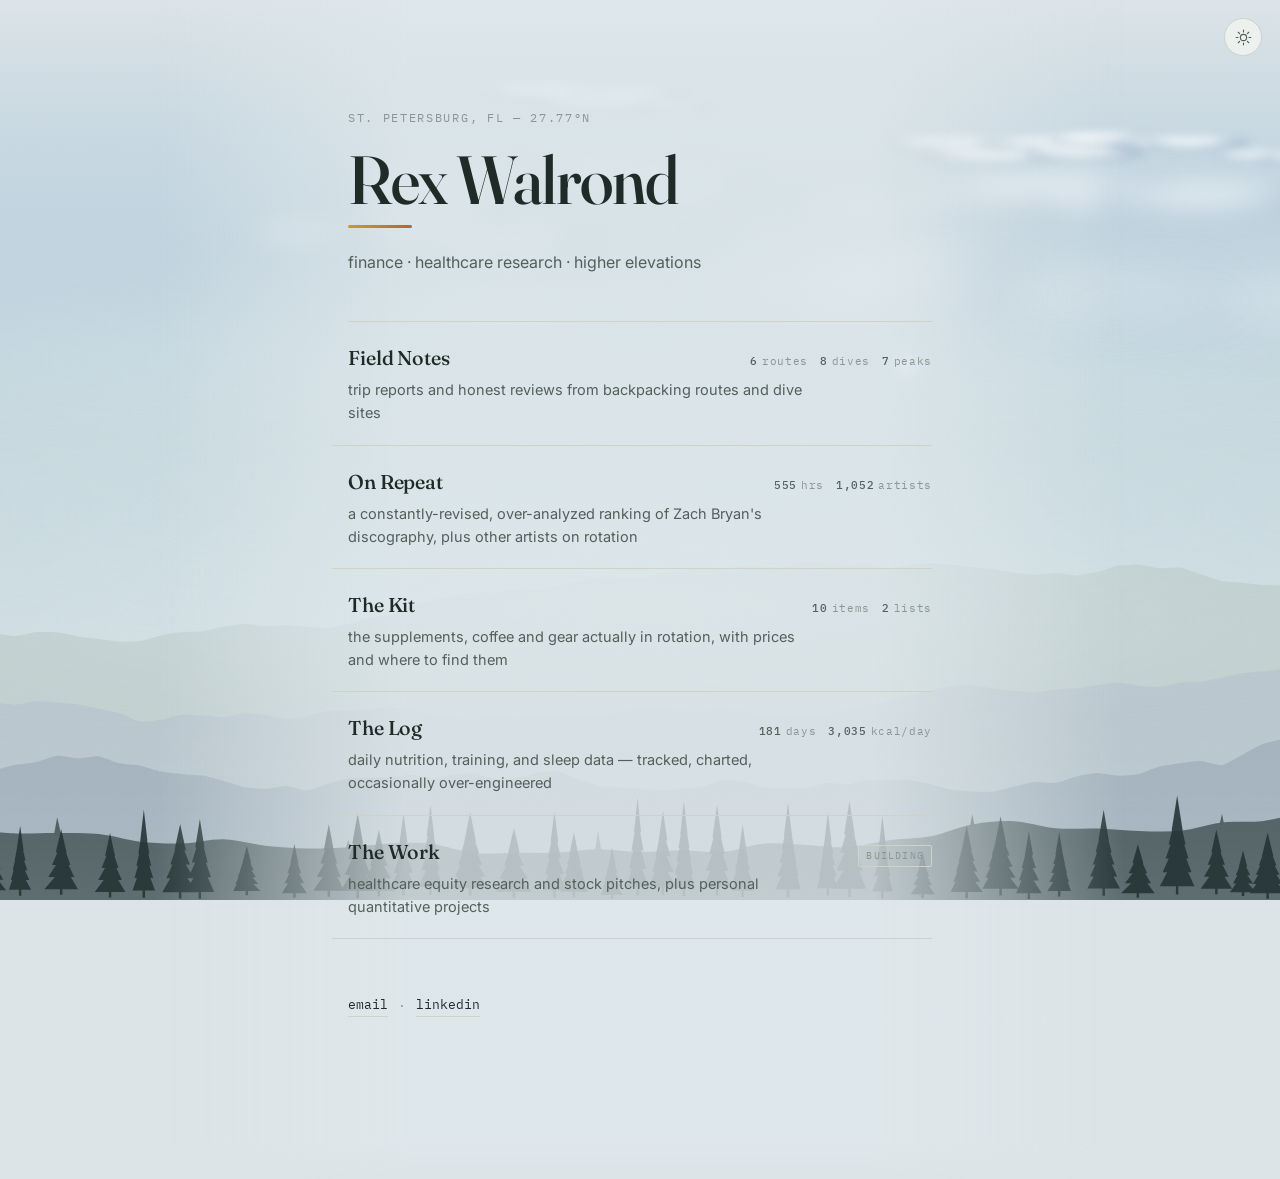
<file: index.html>
<!DOCTYPE html>
<html lang="en">
<head>
<meta charset="UTF-8">
<meta name="viewport" content="width=device-width, initial-scale=1.0">
<title>Rex Walrond</title>
<meta name="description" content="Rex Walrond — finance, healthcare research, and field notes from higher elevations.">
<link rel="preconnect" href="https://fonts.googleapis.com">
<link rel="preconnect" href="https://fonts.gstatic.com" crossorigin>
<link rel="stylesheet" href="assets/style.css">
<script src="assets/sky.js"></script>

<!-- Shared link previews. Without these the site unfurls as a bare URL
     in Slack, LinkedIn and iMessage. og.png is generated from _og.html;
     see CLAUDE.md before regenerating it. -->
<meta property="og:type" content="website">
<meta property="og:site_name" content="Rex Walrond">
<meta property="og:title" content="Rex Walrond">
<meta property="og:description" content="Healthcare markets, mountains, and a fairly unreasonable amount of data kept on both.">
<meta property="og:url" content="https://rexwalrond.github.io/RexWalrond/">
<meta property="og:image" content="https://rexwalrond.github.io/RexWalrond/assets/og.png">
<meta property="og:image:width" content="1200">
<meta property="og:image:height" content="630">
<meta property="og:image:alt" content="Rex Walrond — a ridgeline chart of backcountry high points over an alpine horizon">
<meta name="twitter:card" content="summary_large_image">
<meta name="theme-color" content="#eef0ea" media="(prefers-color-scheme: light)">
<meta name="theme-color" content="#10171a" media="(prefers-color-scheme: dark)">
<link rel="canonical" href="https://rexwalrond.github.io/RexWalrond/">

<link rel="icon" href="assets/favicon.svg" type="image/svg+xml">
<script type="application/ld+json">
{
  "@context": "https://schema.org",
  "@type": "Person",
  "name": "Rex Walrond",
  "alternateName": ["Theodore Rex Walrond", "Theodore Walrond"],
  "url": "https://rexwalrond.github.io/RexWalrond/",
  "homeLocation": {
    "@type": "Place",
    "address": {
      "@type": "PostalAddress",
      "addressLocality": "St. Petersburg",
      "addressRegion": "FL",
      "addressCountry": "US"
    }
  },
  "sameAs": [
    "https://rexwalrond.com/",
    "https://theodorewalrond.com/",
    "https://www.linkedin.com/in/theodore-rex-walrond/",
    "https://www.instagram.com/rexwalrond/",
    "https://about.me/rexwalrond",
    "https://rexwalrond.weebly.com/",
    "https://issuu.com/rexwalrond",
    "https://www.f6s.com/rex-walrond",
    "https://muckrack.com/rex-walrond"
  ]
}
</script>

</head>
<body data-scene="alpine" data-ambient="live">


<main class="wrap">
  <header data-reveal>
    <p class="eyebrow">St. Petersburg, FL — 27.77°N</p>
    <h1 class="name">Rex Walrond</h1>
    <div class="name-accent" aria-hidden="true"></div>
    <p class="tagline">finance · healthcare research · higher elevations</p>
  </header>

  <nav class="links" data-reveal-group>
    <a class="link-row" href="trips.html" data-reveal>
      <span class="link-head"><span class="link-title">Field Notes</span><span class="link-stat" id="statTrips"></span></span>
      <span class="link-desc">trip reports and honest reviews from backpacking routes and dive sites</span>
    </a>
    <a class="link-row" href="music.html" data-reveal>
      <span class="link-head"><span class="link-title">On Repeat</span><span class="link-stat" id="statMusic"></span></span>
      <span class="link-desc">a constantly-revised, over-analyzed ranking of Zach Bryan's discography, plus other artists on rotation</span>
    </a>
    <a class="link-row" href="kit.html" data-reveal>
      <span class="link-head"><span class="link-title">The Kit</span><span class="link-stat" id="statKit"></span></span>
      <span class="link-desc">the supplements, coffee and gear actually in rotation, with prices and where to find them</span>
    </a>
    <a class="link-row" href="longevity.html" data-reveal>
      <span class="link-head"><span class="link-title">The Log</span><span class="link-stat" id="statLog"></span></span>
      <span class="link-desc">daily nutrition, training, and sleep data — tracked, charted, occasionally over-engineered</span>
    </a>
    <a class="link-row" href="quant.html" data-reveal>
      <span class="link-head"><span class="link-title">The Work</span><span class="link-stat" id="statWork"></span></span>
      <span class="link-desc">healthcare equity research and stock pitches, plus personal quantitative projects</span>
    </a>
  </nav>

  <footer data-reveal>
    <a href="mailto:rexwalrond@gmail.com">email</a>
    <span class="dot">·</span>
    <a href="https://www.linkedin.com/in/theodore-rex-walrond" target="_blank" rel="noopener">linkedin</a>
  </footer>
</main>

<script src="assets/places.js"></script>
<script src="assets/log-data.js"></script>
<script src="assets/listen-data.js"></script>
<script src="assets/kit-data.js"></script>
<script src="assets/chrome.js"></script>
<script src="assets/reveal.js"></script>
<script src="assets/hub.js"></script>
</body>
</html>
</file>
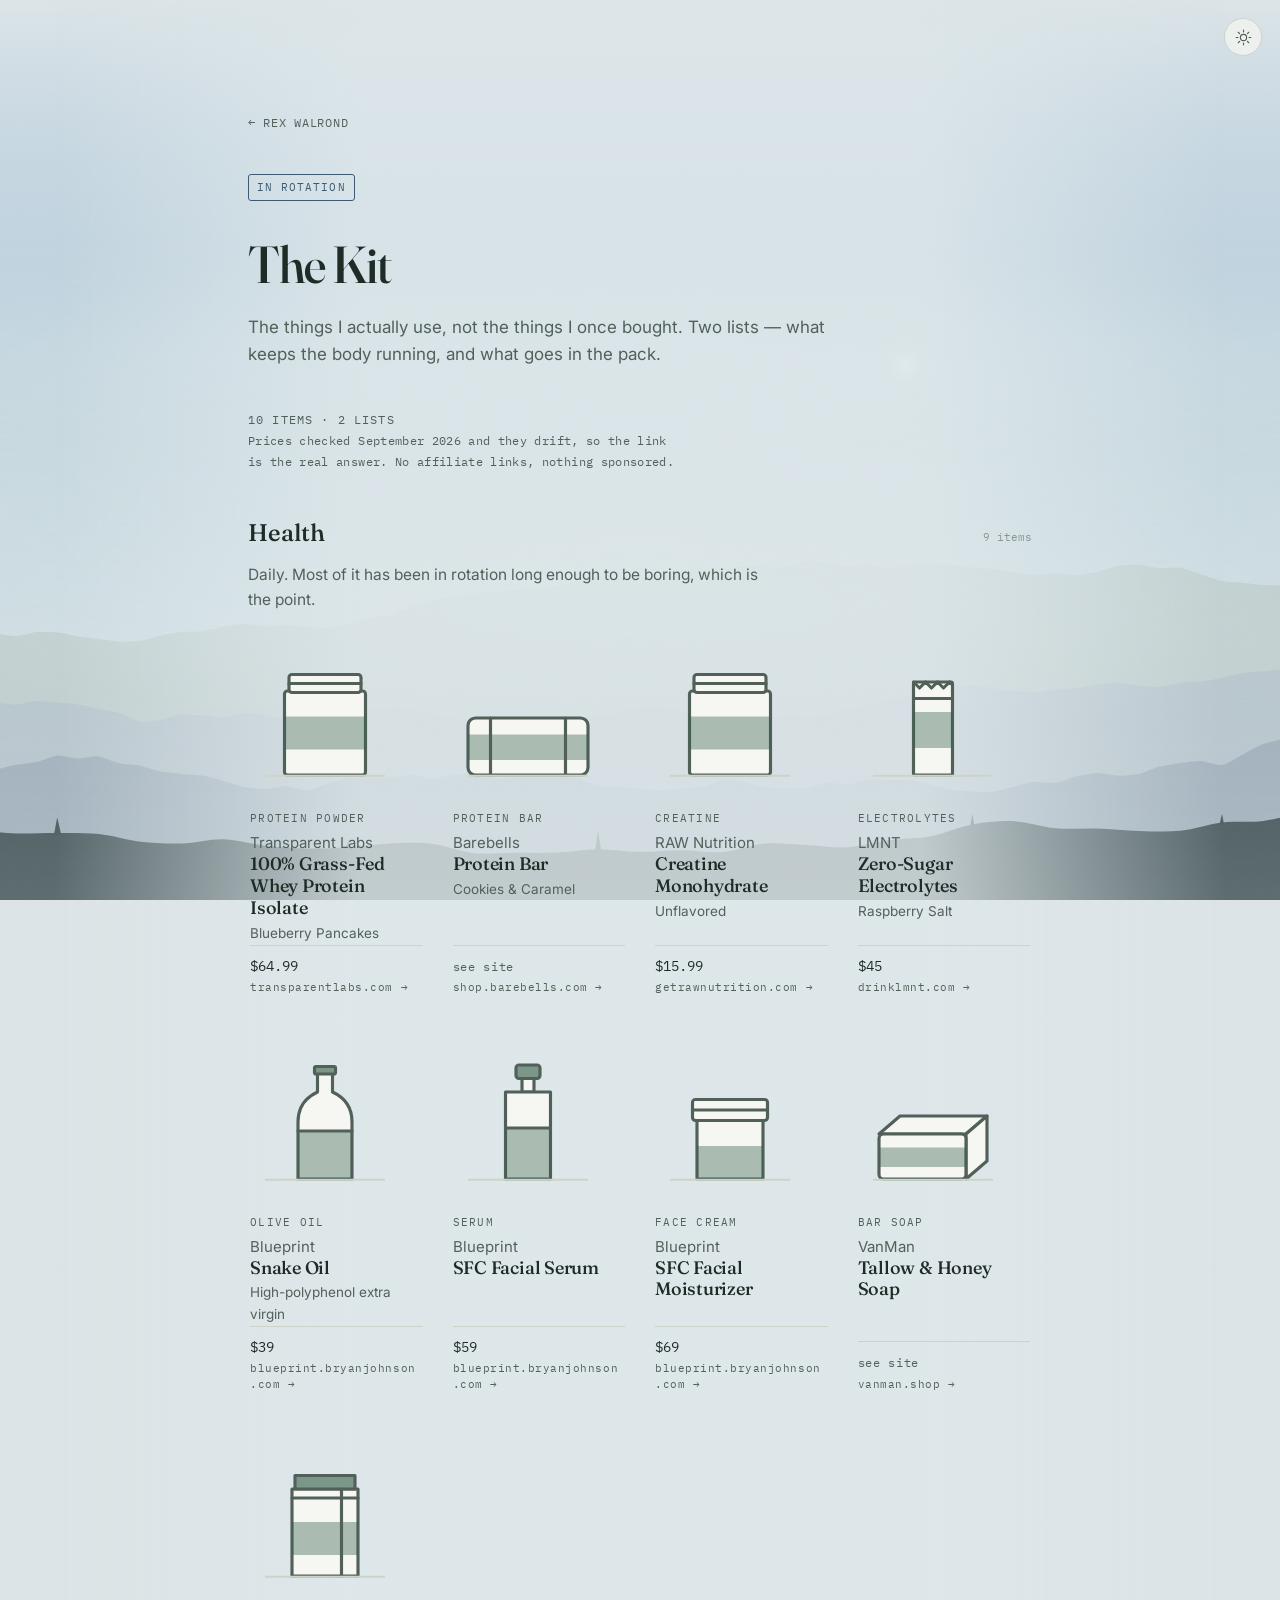
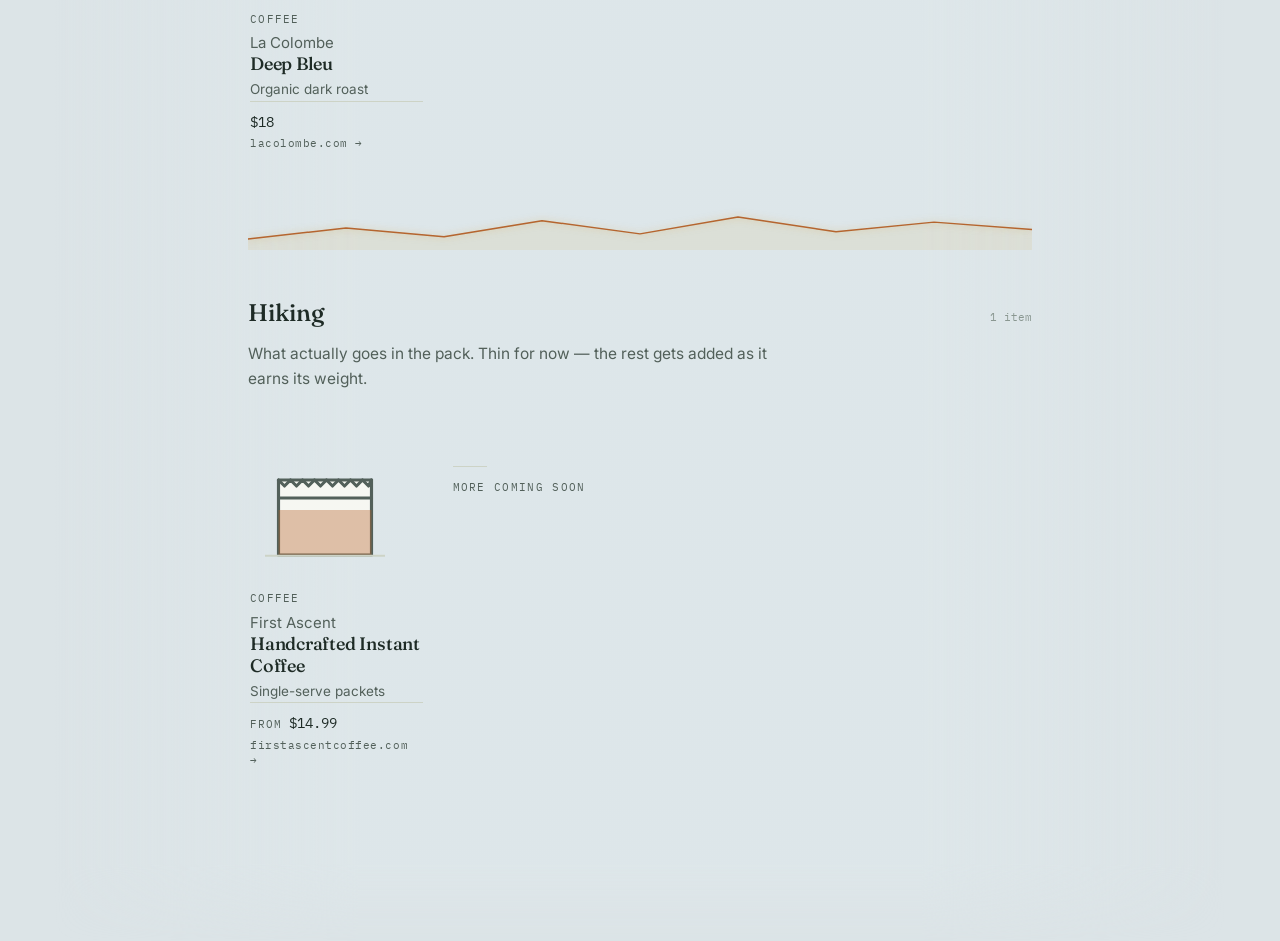
<file: kit.html>
<!DOCTYPE html>
<html lang="en">
<head>
<meta charset="UTF-8">
<meta name="viewport" content="width=device-width, initial-scale=1.0">
<title>The Kit — Rex Walrond</title>
<meta name="description" content="The ten things actually in rotation — whey, creatine, electrolytes, skincare, soap and coffee — with a snapshot price and a link to each maker.">
<link rel="preconnect" href="https://fonts.googleapis.com">
<link rel="preconnect" href="https://fonts.gstatic.com" crossorigin>
<link rel="stylesheet" href="assets/style.css">
<script src="assets/sky.js"></script>

<!-- Shared link previews. Without these the site unfurls as a bare URL
     in Slack, LinkedIn and iMessage. og.png is generated from _og.html;
     see CLAUDE.md before regenerating it. -->
<meta property="og:type" content="website">
<meta property="og:site_name" content="Rex Walrond">
<meta property="og:title" content="The Kit — Rex Walrond">
<meta property="og:description" content="The ten things actually in rotation — whey, creatine, electrolytes, skincare, soap and coffee — with a snapshot price and a link to each maker.">
<meta property="og:url" content="https://rexwalrond.github.io/RexWalrond/kit.html">
<meta property="og:image" content="https://rexwalrond.github.io/RexWalrond/assets/og.png">
<meta property="og:image:width" content="1200">
<meta property="og:image:height" content="630">
<meta property="og:image:alt" content="Rex Walrond — a ridgeline chart of backcountry high points over an alpine horizon">
<meta name="twitter:card" content="summary_large_image">
<meta name="theme-color" content="#eef0ea" media="(prefers-color-scheme: light)">
<meta name="theme-color" content="#10171a" media="(prefers-color-scheme: dark)">
<link rel="canonical" href="https://rexwalrond.github.io/RexWalrond/kit.html">

<link rel="icon" href="assets/favicon.svg" type="image/svg+xml">
</head>
<body data-scene="alpine">


<main class="wrap wrap--wide">
  <a class="back-link" href="index.html">&larr; Rex Walrond</a>

  <div class="page-head" data-reveal>
    <span class="status-tag">In rotation</span>
    <h1>The Kit</h1>
    <p>The things I actually use, not the things I once bought. Two lists &mdash; what keeps the body running, and what goes in the pack.</p>
  </div>

  <p class="kit-note" data-reveal>
    <span class="kit-meta" id="kitMeta"></span>
    Prices checked <span id="kitAsOf">recently</span> and they drift, so the link is the real answer.
    No affiliate links, nothing sponsored.
  </p>

  <!-- Built by assets/kit.js from assets/kit-data.js. The reveal lives here,
       on the static wrapper, because reveal.js observes once at load and never
       sees anything added afterwards. -->
  <div id="kitBody" data-reveal></div>
</main>

<script src="assets/chrome.js"></script>
<script src="assets/kit-data.js"></script>
<script src="assets/kit.js"></script>
<script src="assets/reveal.js"></script>

</body>
</html>
</file>
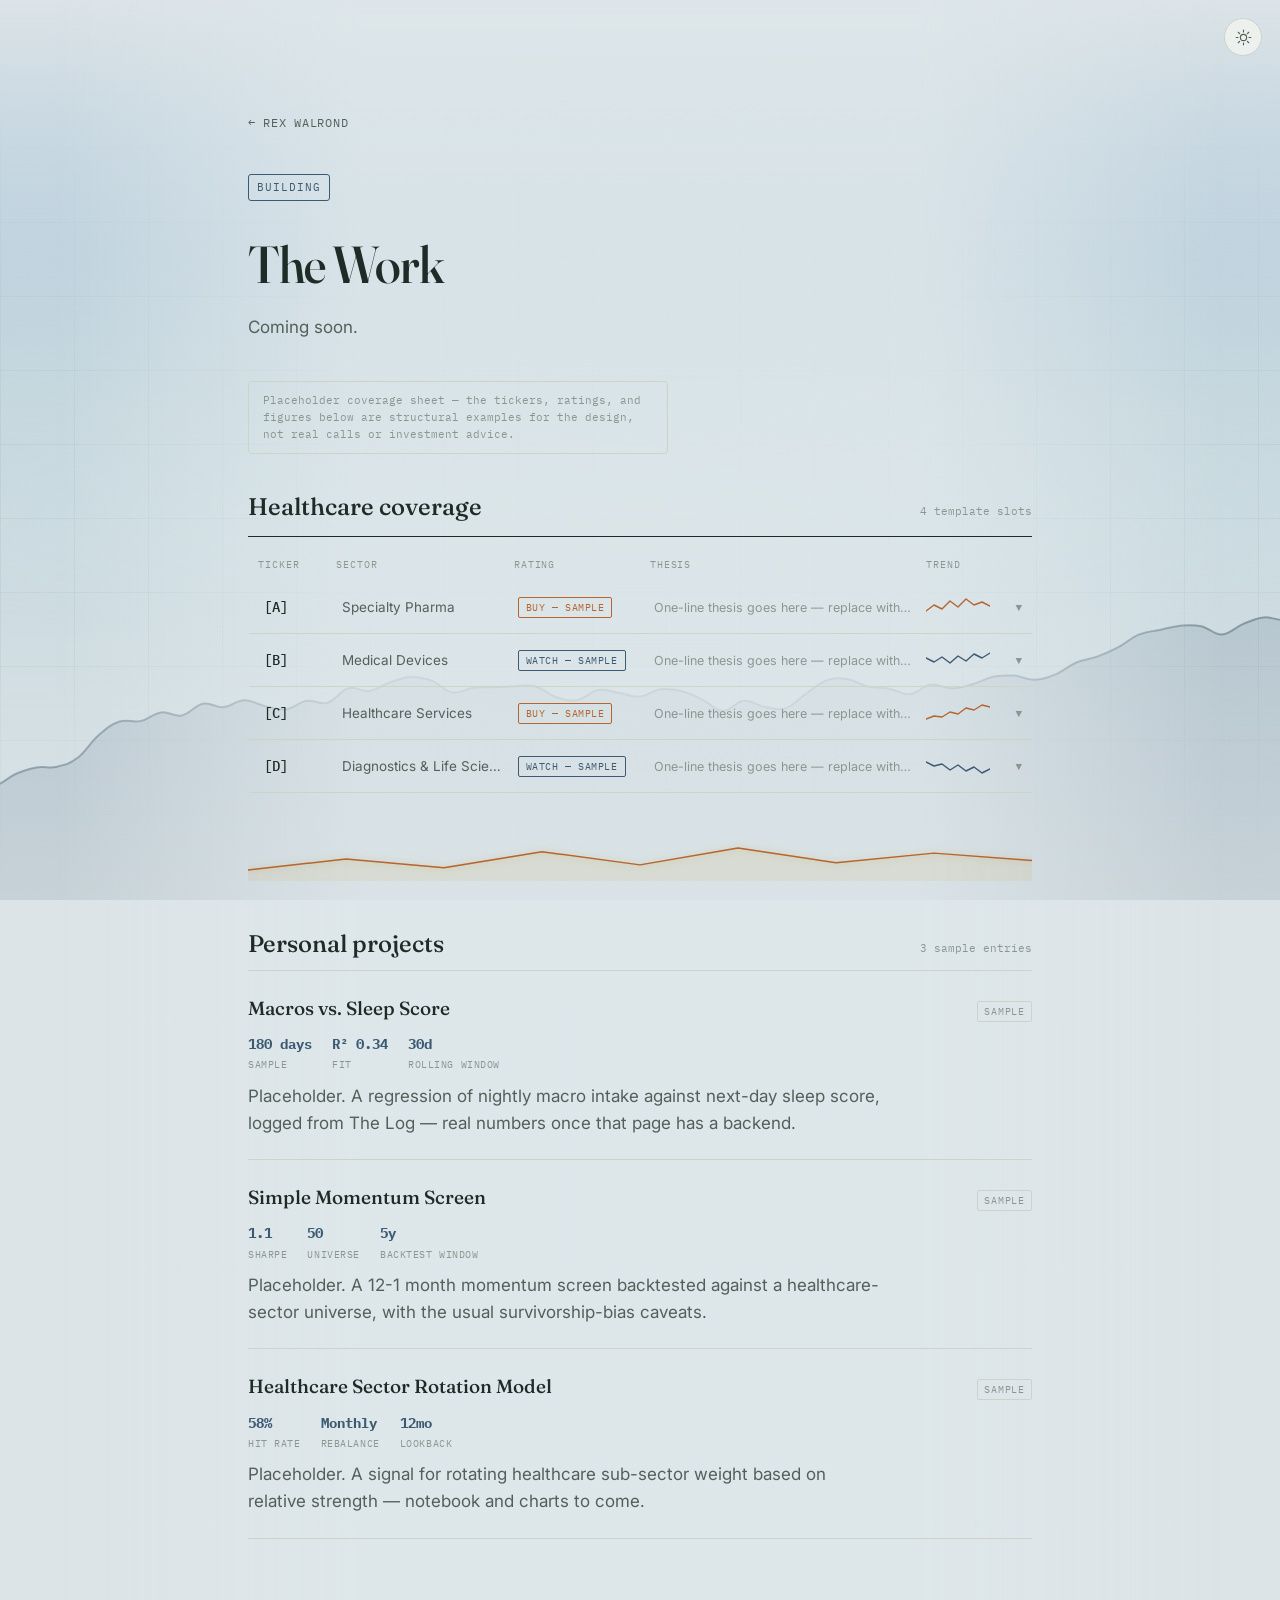
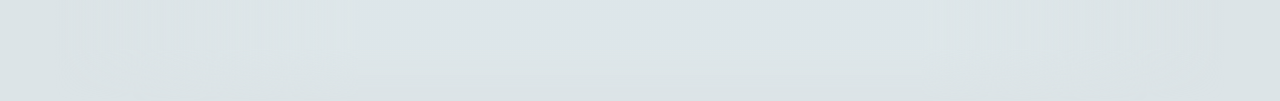
<file: quant.html>
<!DOCTYPE html>
<html lang="en">
<head>
<meta charset="UTF-8">
<meta name="viewport" content="width=device-width, initial-scale=1.0">
<title>The Work — Rex Walrond</title>
<meta name="description" content="Healthcare equity research and personal quantitative projects — in progress. The coverage sheet here is a structural placeholder, not real calls.">
<link rel="preconnect" href="https://fonts.googleapis.com">
<link rel="preconnect" href="https://fonts.gstatic.com" crossorigin>
<link rel="stylesheet" href="assets/style.css">
<script src="assets/sky.js"></script>

<!-- Shared link previews. Without these the site unfurls as a bare URL
     in Slack, LinkedIn and iMessage. og.png is generated from _og.html;
     see CLAUDE.md before regenerating it. -->
<meta property="og:type" content="website">
<meta property="og:site_name" content="Rex Walrond">
<meta property="og:title" content="The Work — Rex Walrond">
<meta property="og:description" content="Healthcare equity research and personal quantitative projects — in progress. The coverage sheet here is a structural placeholder, not real calls.">
<meta property="og:url" content="https://rexwalrond.github.io/RexWalrond/quant.html">
<meta property="og:image" content="https://rexwalrond.github.io/RexWalrond/assets/og.png">
<meta property="og:image:width" content="1200">
<meta property="og:image:height" content="630">
<meta property="og:image:alt" content="Rex Walrond — a ridgeline chart of backcountry high points over an alpine horizon">
<meta name="twitter:card" content="summary_large_image">
<meta name="theme-color" content="#eef0ea" media="(prefers-color-scheme: light)">
<meta name="theme-color" content="#10171a" media="(prefers-color-scheme: dark)">
<link rel="canonical" href="https://rexwalrond.github.io/RexWalrond/quant.html">

<link rel="icon" href="assets/favicon.svg" type="image/svg+xml">
</head>
<body data-scene="plot">


<main class="wrap wrap--wide">
  <a class="back-link" href="index.html">&larr; Rex Walrond</a>

  <div class="page-head" data-reveal>
    <span class="status-tag">Building</span>
    <h1>The Work</h1>
    <p>Coming soon.</p>
  </div>

  <p class="cov-disclaimer" data-reveal>Placeholder coverage sheet — the tickers, ratings, and figures below are structural examples for the design, not real calls or investment advice.</p>

  <section data-reveal>
    <div class="cov-section-head">
      <h2>Healthcare coverage</h2>
      <span class="cov-meta">4 template slots</span>
    </div>

    <div class="cov-col-head" aria-hidden="true">
      <span>Ticker</span><span>Sector</span><span>Rating</span><span>Thesis</span><span>Trend</span><span></span>
    </div>

    <div class="cov-list" id="covList">
      <div class="cov-row">
        <button type="button" class="cov-row-summary" aria-expanded="false">
          <span class="cov-ticker">[A]</span>
          <span class="cov-sector">Specialty Pharma</span>
          <span class="cov-rating cov-rating--buy">Buy — sample</span>
          <span class="cov-thesis-snip">One-line thesis goes here — replace with real coverage.</span>
          <svg class="cov-spark" viewBox="0 0 64 24" preserveAspectRatio="none"><path d="M0,16 L8,10 16,14 24,6 32,12 40,4 48,10 56,7 64,11"/></svg>
          <span class="cov-chevron">&#9660;</span>
        </button>
        <div class="cov-detail">
          <div class="cov-detail-inner">
            <div class="cov-detail-body">
              <p>Placeholder thesis paragraph. This is where the real write-up goes: the setup, the catalyst, and why the market is mispricing it.</p>
              <div class="cov-detail-grid">
                <div><strong>Valuation</strong><span>Placeholder — e.g. multiple vs. peer set</span></div>
                <div><strong>Risks</strong><span>Placeholder — e.g. pipeline or regulatory risk</span></div>
              </div>
            </div>
          </div>
        </div>
      </div>

      <div class="cov-row">
        <button type="button" class="cov-row-summary" aria-expanded="false">
          <span class="cov-ticker">[B]</span>
          <span class="cov-sector">Medical Devices</span>
          <span class="cov-rating cov-rating--watch">Watch — sample</span>
          <span class="cov-thesis-snip">One-line thesis goes here — replace with real coverage.</span>
          <svg class="cov-spark" viewBox="0 0 64 24" preserveAspectRatio="none"><path d="M0,10 L8,14 16,9 24,15 32,8 40,13 48,6 56,10 64,5"/></svg>
          <span class="cov-chevron">&#9660;</span>
        </button>
        <div class="cov-detail">
          <div class="cov-detail-inner">
            <div class="cov-detail-body">
              <p>Placeholder thesis paragraph. Sits here until a real device-sector write-up replaces it — unit economics, reimbursement path, adoption curve.</p>
              <div class="cov-detail-grid">
                <div><strong>Valuation</strong><span>Placeholder — e.g. EV/sales vs. growth</span></div>
                <div><strong>Risks</strong><span>Placeholder — e.g. reimbursement change</span></div>
              </div>
            </div>
          </div>
        </div>
      </div>

      <div class="cov-row">
        <button type="button" class="cov-row-summary" aria-expanded="false">
          <span class="cov-ticker">[C]</span>
          <span class="cov-sector">Healthcare Services</span>
          <span class="cov-rating cov-rating--buy">Buy — sample</span>
          <span class="cov-thesis-snip">One-line thesis goes here — replace with real coverage.</span>
          <svg class="cov-spark" viewBox="0 0 64 24" preserveAspectRatio="none"><path d="M0,18 L8,15 16,16 24,11 32,13 40,7 48,9 56,4 64,6"/></svg>
          <span class="cov-chevron">&#9660;</span>
        </button>
        <div class="cov-detail">
          <div class="cov-detail-inner">
            <div class="cov-detail-body">
              <p>Placeholder thesis paragraph. Services roll-up logic, margin trajectory, and payer mix would live here in a real pitch.</p>
              <div class="cov-detail-grid">
                <div><strong>Valuation</strong><span>Placeholder — e.g. sum-of-parts</span></div>
                <div><strong>Risks</strong><span>Placeholder — e.g. labor cost inflation</span></div>
              </div>
            </div>
          </div>
        </div>
      </div>

      <div class="cov-row">
        <button type="button" class="cov-row-summary" aria-expanded="false">
          <span class="cov-ticker">[D]</span>
          <span class="cov-sector">Diagnostics &amp; Life Sciences Tools</span>
          <span class="cov-rating cov-rating--watch">Watch — sample</span>
          <span class="cov-thesis-snip">One-line thesis goes here — replace with real coverage.</span>
          <svg class="cov-spark" viewBox="0 0 64 24" preserveAspectRatio="none"><path d="M0,8 L8,12 16,10 24,16 32,11 40,17 48,13 56,19 64,15"/></svg>
          <span class="cov-chevron">&#9660;</span>
        </button>
        <div class="cov-detail">
          <div class="cov-detail-inner">
            <div class="cov-detail-body">
              <p>Placeholder thesis paragraph. Testing volume trends, gross margin recovery, and capital allocation notes would go here.</p>
              <div class="cov-detail-grid">
                <div><strong>Valuation</strong><span>Placeholder — e.g. FCF yield</span></div>
                <div><strong>Risks</strong><span>Placeholder — e.g. volume normalization</span></div>
              </div>
            </div>
          </div>
        </div>
      </div>
    </div>
  </section>

  <div class="elevation elevation--sm" aria-hidden="true" data-reveal>
    <svg viewBox="0 0 800 60" preserveAspectRatio="none">
      <path class="fill" d="M0,45 L100,30 200,42 300,20 400,38 500,15 600,35 700,22 800,32 800,60 0,60 Z"/>
      <path class="line" d="M0,45 L100,30 200,42 300,20 400,38 500,15 600,35 700,22 800,32"/>
    </svg>
  </div>

  <section data-reveal>
    <div class="cov-section-head">
      <h2>Personal projects</h2>
      <span class="cov-meta">3 sample entries</span>
    </div>

    <div class="qp-cards">
      <article class="qp-card">
        <div class="qp-card-head">
          <h3>Macros vs. Sleep Score</h3>
          <span class="trip-tag">Sample</span>
        </div>
        <div class="qp-stats">
          <span><strong>180 days</strong><small>sample</small></span>
          <span><strong>R² 0.34</strong><small>fit</small></span>
          <span><strong>30d</strong><small>rolling window</small></span>
        </div>
        <p class="qp-blurb">Placeholder. A regression of nightly macro intake against next-day sleep score, logged from The Log — real numbers once that page has a backend.</p>
      </article>

      <article class="qp-card">
        <div class="qp-card-head">
          <h3>Simple Momentum Screen</h3>
          <span class="trip-tag">Sample</span>
        </div>
        <div class="qp-stats">
          <span><strong>1.1</strong><small>sharpe</small></span>
          <span><strong>50</strong><small>universe</small></span>
          <span><strong>5y</strong><small>backtest window</small></span>
        </div>
        <p class="qp-blurb">Placeholder. A 12-1 month momentum screen backtested against a healthcare-sector universe, with the usual survivorship-bias caveats.</p>
      </article>

      <article class="qp-card">
        <div class="qp-card-head">
          <h3>Healthcare Sector Rotation Model</h3>
          <span class="trip-tag">Sample</span>
        </div>
        <div class="qp-stats">
          <span><strong>58%</strong><small>hit rate</small></span>
          <span><strong>Monthly</strong><small>rebalance</small></span>
          <span><strong>12mo</strong><small>lookback</small></span>
        </div>
        <p class="qp-blurb">Placeholder. A signal for rotating healthcare sub-sector weight based on relative strength — notebook and charts to come.</p>
      </article>
    </div>
  </section>
</main>

<script src="assets/chrome.js"></script>
<script src="assets/reveal.js"></script>
<script>
(function () {
  "use strict";
  document.querySelectorAll(".cov-row-summary").forEach(function (btn) {
    btn.addEventListener("click", function () {
      var row = btn.closest(".cov-row");
      var open = row.classList.toggle("is-open");
      btn.setAttribute("aria-expanded", open ? "true" : "false");
    });
  });
})();
</script>

</body>
</html>
</file>
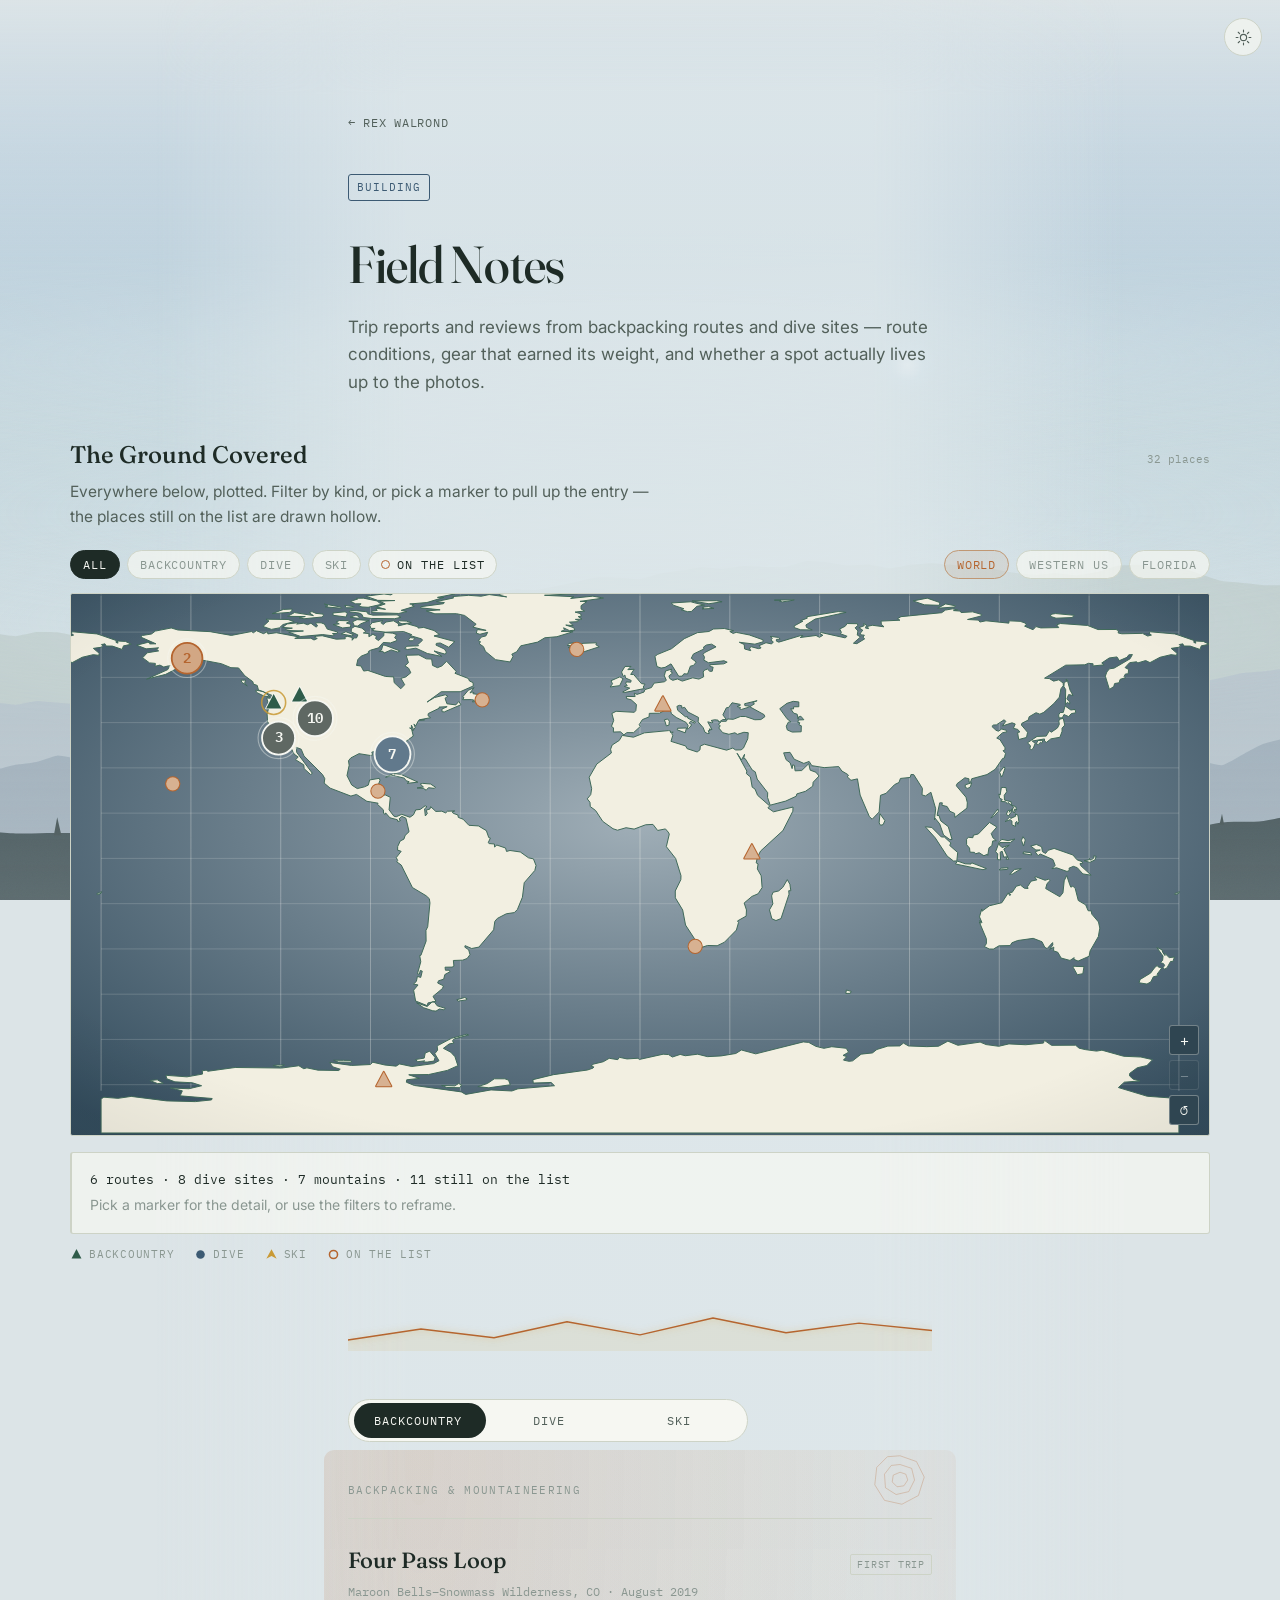
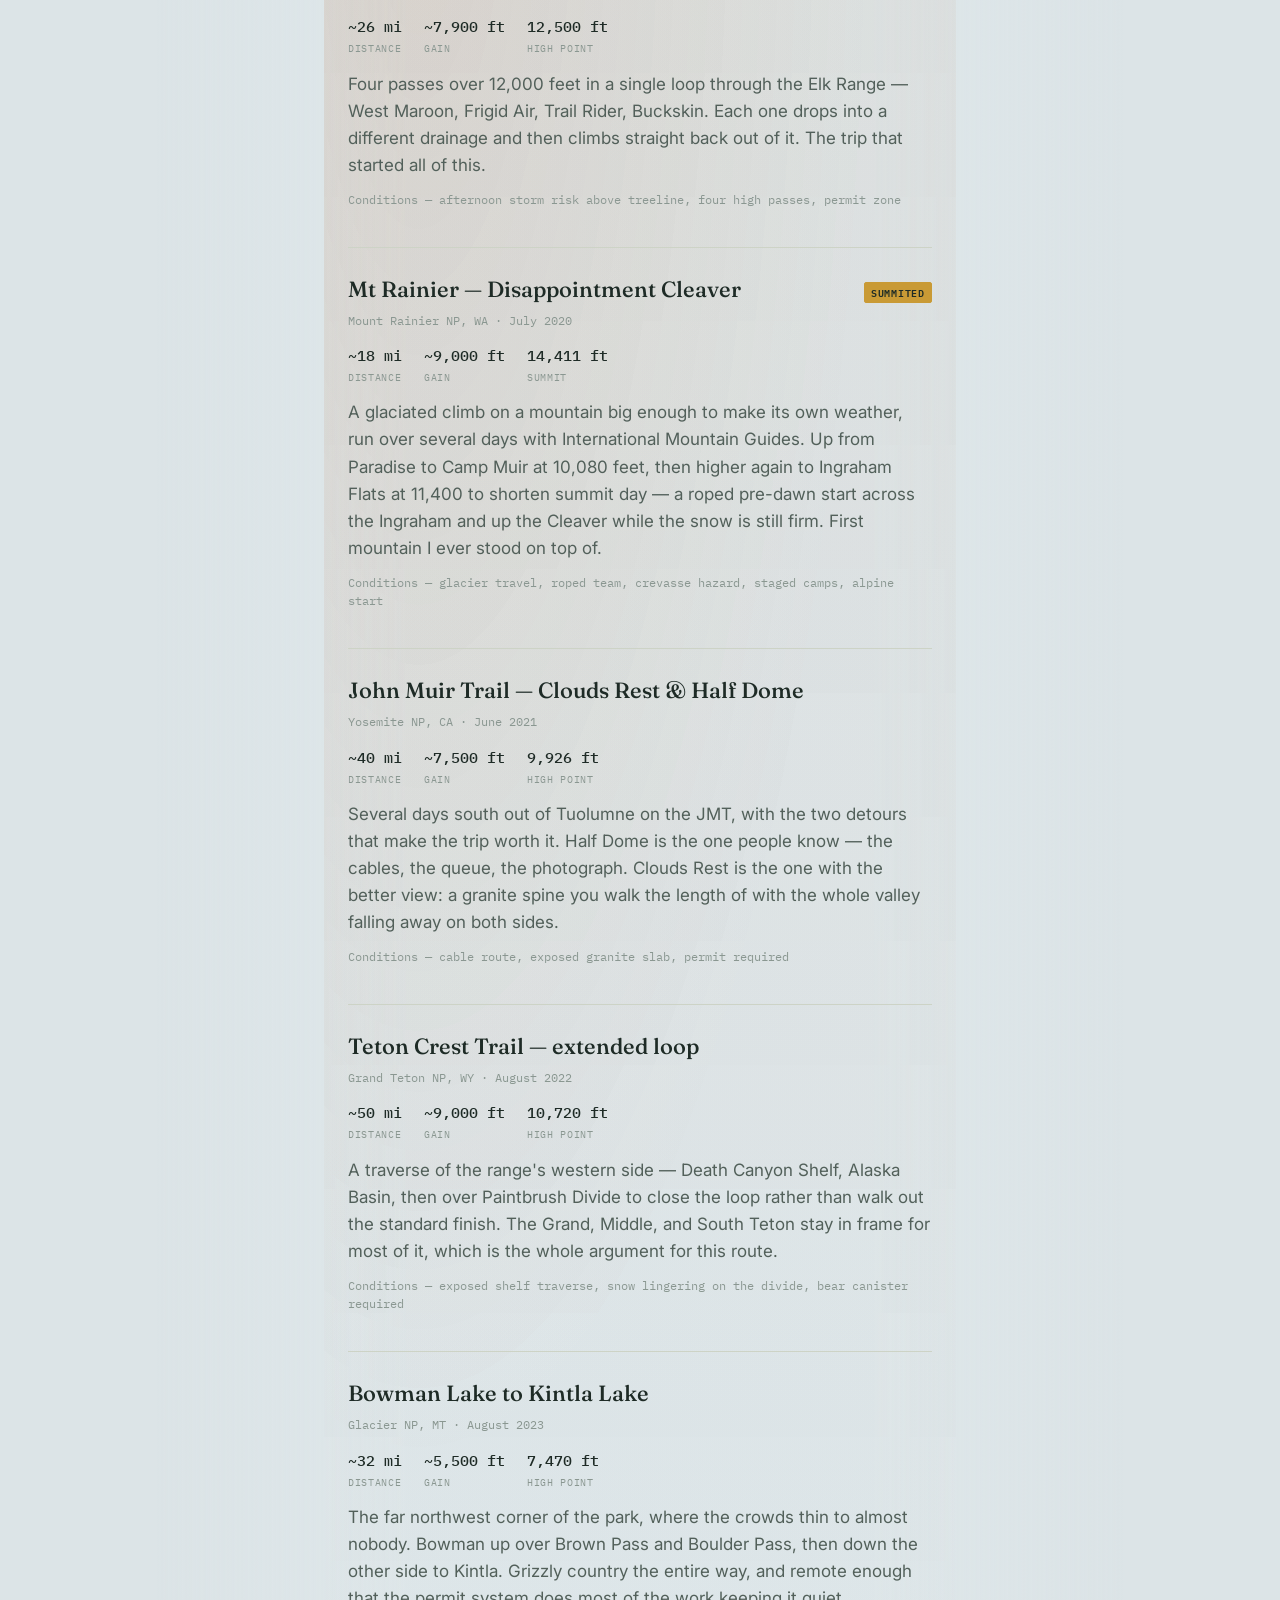
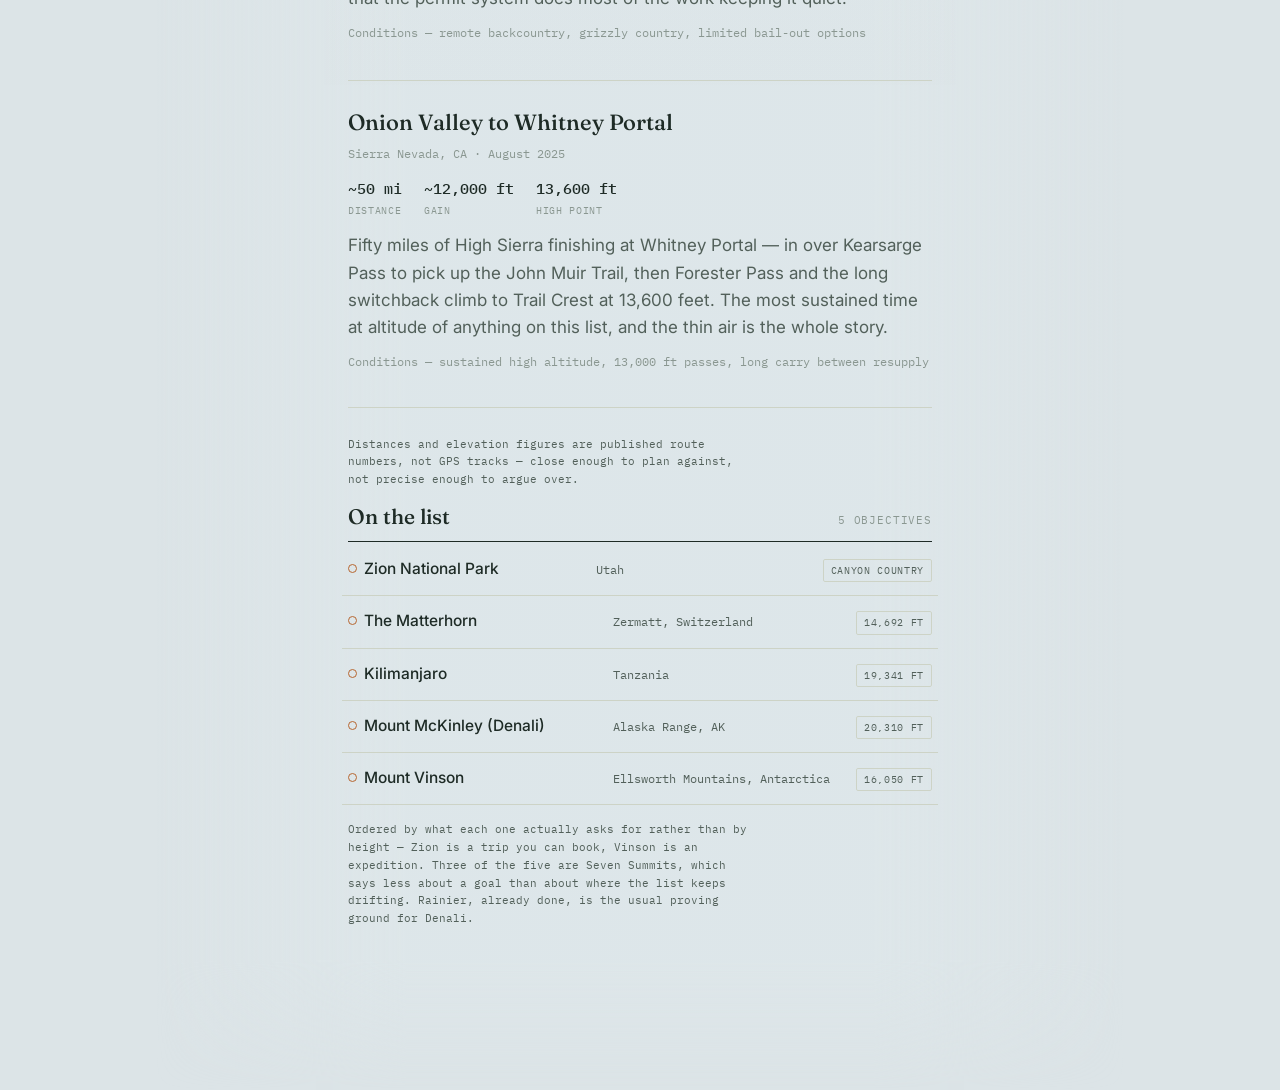
<file: trips.html>
<!DOCTYPE html>
<html lang="en">
<head>
<meta charset="UTF-8">
<meta name="viewport" content="width=device-width, initial-scale=1.0">
<title>Field Notes — Rex Walrond</title>
<meta name="description" content="Trip reports from the Four Pass Loop, the Teton Crest, Glacier and the Florida springs — distances, conditions, gear, and a map of all 32 places.">
<link rel="preconnect" href="https://fonts.googleapis.com">
<link rel="preconnect" href="https://fonts.gstatic.com" crossorigin>
<link rel="stylesheet" href="assets/style.css">
<script src="assets/sky.js"></script>

<!-- Shared link previews. Without these the site unfurls as a bare URL
     in Slack, LinkedIn and iMessage. og.png is generated from _og.html;
     see CLAUDE.md before regenerating it. -->
<meta property="og:type" content="website">
<meta property="og:site_name" content="Rex Walrond">
<meta property="og:title" content="Field Notes — Rex Walrond">
<meta property="og:description" content="Trip reports from the Four Pass Loop, the Teton Crest, Glacier and the Florida springs — distances, conditions, gear, and a map of all 32 places.">
<meta property="og:url" content="https://rexwalrond.github.io/RexWalrond/trips.html">
<meta property="og:image" content="https://rexwalrond.github.io/RexWalrond/assets/og.png">
<meta property="og:image:width" content="1200">
<meta property="og:image:height" content="630">
<meta property="og:image:alt" content="Rex Walrond — a ridgeline chart of backcountry high points over an alpine horizon">
<meta name="twitter:card" content="summary_large_image">
<meta name="theme-color" content="#eef0ea" media="(prefers-color-scheme: light)">
<meta name="theme-color" content="#10171a" media="(prefers-color-scheme: dark)">
<link rel="canonical" href="https://rexwalrond.github.io/RexWalrond/trips.html">

<link rel="icon" href="assets/favicon.svg" type="image/svg+xml">
</head>
<body data-scene="alpine">


<main class="wrap">
  <a class="back-link" href="index.html">&larr; Rex Walrond</a>

  <div class="page-head" data-reveal>
    <span class="status-tag">Building</span>
    <h1>Field Notes</h1>
    <p>Trip reports and reviews from backpacking routes and dive sites — route conditions, gear that earned its weight, and whether a spot actually lives up to the photos.</p>
  </div>

  <section class="map-section" data-reveal>
    <div class="cov-section-head">
      <h2>The Ground Covered</h2>
      <span class="cov-meta" id="mapCount"></span>
    </div>
    <p class="map-intro">Everywhere below, plotted. Filter by kind, or pick a marker to pull up the entry &mdash; the places still on the list are drawn hollow.</p>
    <div id="fieldMap"></div>
  </section>

  <div class="elevation elevation--sm" aria-hidden="true" data-reveal>
    <svg viewBox="0 0 800 60" preserveAspectRatio="none">
      <path class="fill" d="M0,45 L100,30 200,42 300,20 400,38 500,15 600,35 700,22 800,32 800,60 0,60 Z"/>
      <path class="line" d="M0,45 L100,30 200,42 300,20 400,38 500,15 600,35 700,22 800,32"/>
    </svg>
  </div>

  <div class="trip-toggle" data-scene="mountain" role="tablist" aria-label="Trip category" data-reveal>
    <span class="trip-toggle-thumb" aria-hidden="true"></span>
    <button type="button" class="trip-toggle-btn is-active" data-scene-btn="mountain" role="tab" aria-selected="true">Backcountry</button>
    <button type="button" class="trip-toggle-btn" data-scene-btn="dive" role="tab" aria-selected="false">Dive</button>
    <button type="button" class="trip-toggle-btn" data-scene-btn="ski" role="tab" aria-selected="false">Ski</button>
  </div>

  <div class="trip-stage" data-scene="mountain" data-reveal>
    <div class="trip-stage-bg" aria-hidden="true"></div>

    <div class="trip-panel trip-panel--mountain" role="tabpanel" aria-label="Backcountry">
      <svg class="trip-motif" viewBox="0 0 132 132" aria-hidden="true">
        <path class="m-line" d="M66,50 L78,54 L82,66 L74,78 L60,80 L50,70 L52,56 Z"/>
        <path class="m-line" d="M66,34 L90,42 L96,66 L84,90 L58,96 L36,82 L34,54 L48,36 Z"/>
        <path class="m-line" d="M66,16 L100,28 L116,60 L104,98 L70,116 L34,108 L14,76 L18,40 L40,18 Z"/>
      </svg>

      <p class="trip-section-label">Backpacking &amp; mountaineering</p>

      <div class="trip-cards">
        <article class="trip-card" id="place-four-pass-loop">
          <div class="trip-card-head">
            <h3>Four Pass Loop</h3>
            <span class="trip-tag">First trip</span>
          </div>
          <p class="trip-loc">Maroon Bells&ndash;Snowmass Wilderness, CO &middot; August 2019</p>
          <div class="trip-stats">
            <span><strong>~26 mi</strong><small>distance</small></span>
            <span><strong>~7,900 ft</strong><small>gain</small></span>
            <span><strong>12,500 ft</strong><small>high point</small></span>
          </div>
          <p class="trip-blurb">Four passes over 12,000 feet in a single loop through the Elk Range &mdash; West Maroon, Frigid Air, Trail Rider, Buckskin. Each one drops into a different drainage and then climbs straight back out of it. The trip that started all of this.</p>
          <p class="trip-conditions">Conditions &mdash; afternoon storm risk above treeline, four high passes, permit zone</p>
        </article>

        <article class="trip-card" id="place-rainier-dc">
          <div class="trip-card-head">
            <h3>Mt Rainier &mdash; Disappointment Cleaver</h3>
            <span class="trip-tag trip-tag--summited">Summited</span>
          </div>
          <p class="trip-loc">Mount Rainier NP, WA &middot; July 2020</p>
          <div class="trip-stats">
            <span><strong>~18 mi</strong><small>distance</small></span>
            <span><strong>~9,000 ft</strong><small>gain</small></span>
            <span><strong>14,411 ft</strong><small>summit</small></span>
          </div>
          <p class="trip-blurb">A glaciated climb on a mountain big enough to make its own weather, run over several days with International Mountain Guides. Up from Paradise to Camp Muir at 10,080 feet, then higher again to Ingraham Flats at 11,400 to shorten summit day &mdash; a roped pre-dawn start across the Ingraham and up the Cleaver while the snow is still firm. First mountain I ever stood on top of.</p>
          <p class="trip-conditions">Conditions &mdash; glacier travel, roped team, crevasse hazard, staged camps, alpine start</p>
        </article>

        <article class="trip-card" id="place-jmt-clouds-rest">
          <div class="trip-card-head">
            <h3>John Muir Trail &mdash; Clouds Rest &amp; Half Dome</h3>
          </div>
          <p class="trip-loc">Yosemite NP, CA &middot; June 2021</p>
          <div class="trip-stats">
            <span><strong>~40 mi</strong><small>distance</small></span>
            <span><strong>~7,500 ft</strong><small>gain</small></span>
            <span><strong>9,926 ft</strong><small>high point</small></span>
          </div>
          <p class="trip-blurb">Several days south out of Tuolumne on the JMT, with the two detours that make the trip worth it. Half Dome is the one people know &mdash; the cables, the queue, the photograph. Clouds Rest is the one with the better view: a granite spine you walk the length of with the whole valley falling away on both sides.</p>
          <p class="trip-conditions">Conditions &mdash; cable route, exposed granite slab, permit required</p>
        </article>

        <article class="trip-card" id="place-teton-crest">
          <div class="trip-card-head">
            <h3>Teton Crest Trail &mdash; extended loop</h3>
          </div>
          <p class="trip-loc">Grand Teton NP, WY &middot; August 2022</p>
          <div class="trip-stats">
            <span><strong>~50 mi</strong><small>distance</small></span>
            <span><strong>~9,000 ft</strong><small>gain</small></span>
            <span><strong>10,720 ft</strong><small>high point</small></span>
          </div>
          <p class="trip-blurb">A traverse of the range's western side &mdash; Death Canyon Shelf, Alaska Basin, then over Paintbrush Divide to close the loop rather than walk out the standard finish. The Grand, Middle, and South Teton stay in frame for most of it, which is the whole argument for this route.</p>
          <p class="trip-conditions">Conditions &mdash; exposed shelf traverse, snow lingering on the divide, bear canister required</p>
        </article>

        <article class="trip-card" id="place-bowman-kintla">
          <div class="trip-card-head">
            <h3>Bowman Lake to Kintla Lake</h3>
          </div>
          <p class="trip-loc">Glacier NP, MT &middot; August 2023</p>
          <div class="trip-stats">
            <span><strong>~32 mi</strong><small>distance</small></span>
            <span><strong>~5,500 ft</strong><small>gain</small></span>
            <span><strong>7,470 ft</strong><small>high point</small></span>
          </div>
          <p class="trip-blurb">The far northwest corner of the park, where the crowds thin to almost nobody. Bowman up over Brown Pass and Boulder Pass, then down the other side to Kintla. Grizzly country the entire way, and remote enough that the permit system does most of the work keeping it quiet.</p>
          <p class="trip-conditions">Conditions &mdash; remote backcountry, grizzly country, limited bail-out options</p>
        </article>

        <article class="trip-card" id="place-onion-whitney">
          <div class="trip-card-head">
            <h3>Onion Valley to Whitney Portal</h3>
          </div>
          <p class="trip-loc">Sierra Nevada, CA &middot; August 2025</p>
          <div class="trip-stats">
            <span><strong>~50 mi</strong><small>distance</small></span>
            <span><strong>~12,000 ft</strong><small>gain</small></span>
            <span><strong>13,600 ft</strong><small>high point</small></span>
          </div>
          <p class="trip-blurb">Fifty miles of High Sierra finishing at Whitney Portal &mdash; in over Kearsarge Pass to pick up the John Muir Trail, then Forester Pass and the long switchback climb to Trail Crest at 13,600 feet. The most sustained time at altitude of anything on this list, and the thin air is the whole story.</p>
          <p class="trip-conditions">Conditions &mdash; sustained high altitude, 13,000 ft passes, long carry between resupply</p>
        </article>
      </div>

      <p class="trip-note">Distances and elevation figures are published route numbers, not GPS tracks &mdash; close enough to plan against, not precise enough to argue over.</p>

      <div class="site-group site-group--wish">
        <div class="site-group-head">
          <h3>On the list</h3>
          <span class="site-count">5 objectives</span>
        </div>
        <ul class="site-list">
          <li class="site-row" id="place-zion">
            <span class="site-name">Zion National Park</span>
            <span class="site-loc">Utah</span>
            <span class="site-type">Canyon country</span>
          </li>
          <li class="site-row" id="place-matterhorn">
            <span class="site-name">The Matterhorn</span>
            <span class="site-loc">Zermatt, Switzerland</span>
            <span class="site-type">14,692 ft</span>
          </li>
          <li class="site-row" id="place-kilimanjaro">
            <span class="site-name">Kilimanjaro</span>
            <span class="site-loc">Tanzania</span>
            <span class="site-type">19,341 ft</span>
          </li>
          <li class="site-row" id="place-denali">
            <span class="site-name">Mount McKinley (Denali)</span>
            <span class="site-loc">Alaska Range, AK</span>
            <span class="site-type">20,310 ft</span>
          </li>
          <li class="site-row" id="place-vinson">
            <span class="site-name">Mount Vinson</span>
            <span class="site-loc">Ellsworth Mountains, Antarctica</span>
            <span class="site-type">16,050 ft</span>
          </li>
        </ul>
        <p class="site-note">Ordered by what each one actually asks for rather than by height &mdash; Zion is a trip you can book, Vinson is an expedition. Three of the five are Seven Summits, which says less about a goal than about where the list keeps drifting. Rainier, already done, is the usual proving ground for Denali.</p>
      </div>

    </div>

    <div class="trip-panel trip-panel--dive" role="tabpanel" aria-label="Dive" aria-hidden="true">
      <svg class="trip-motif" viewBox="0 0 132 132" aria-hidden="true">
        <circle class="m-line" cx="66" cy="66" r="20"/>
        <circle class="m-line" cx="66" cy="66" r="36"/>
        <circle class="m-line" cx="66" cy="66" r="52"/>
        <circle class="m-line" cx="66" cy="66" r="64"/>
        <line class="m-line" x1="66" y1="2" x2="66" y2="14"/>
        <line class="m-line" x1="66" y1="118" x2="66" y2="130"/>
        <line class="m-line" x1="2" y1="66" x2="14" y2="66"/>
        <line class="m-line" x1="118" y1="66" x2="130" y2="66"/>
      </svg>

      <div class="bubble" style="left:8%; width:5px; height:5px; animation-duration:9s; animation-delay:0s;"></div>
      <div class="bubble" style="left:19%; width:8px; height:8px; animation-duration:12s; animation-delay:2.4s;"></div>
      <div class="bubble" style="left:31%; width:4px; height:4px; animation-duration:7.5s; animation-delay:5s;"></div>
      <div class="bubble" style="left:44%; width:6px; height:6px; animation-duration:10.5s; animation-delay:1.2s;"></div>
      <div class="bubble" style="left:57%; width:5px; height:5px; animation-duration:8.5s; animation-delay:6.5s;"></div>
      <div class="bubble" style="left:69%; width:7px; height:7px; animation-duration:11.5s; animation-delay:3.6s;"></div>
      <div class="bubble" style="left:81%; width:4px; height:4px; animation-duration:9.5s; animation-delay:7.8s;"></div>
      <div class="bubble" style="left:92%; width:6px; height:6px; animation-duration:13s; animation-delay:0.8s;"></div>

      <p class="trip-section-label">Scuba diving</p>

      <div class="site-group">
        <div class="site-group-head">
          <h3>Logged</h3>
          <span class="site-count">8 sites</span>
        </div>
        <ul class="site-list">
          <li class="site-row" id="place-devils-den">
            <span class="site-name">Devil&rsquo;s Den</span>
            <span class="site-loc">Williston, FL</span>
            <span class="site-type">Spring &middot; cavern</span>
          </li>
          <li class="site-row" id="place-blue-grotto">
            <span class="site-name">Blue Grotto</span>
            <span class="site-loc">Williston, FL</span>
            <span class="site-type">Spring &middot; cavern</span>
          </li>
          <li class="site-row" id="place-ginnie-springs">
            <span class="site-name">Ginnie Springs</span>
            <span class="site-loc">High Springs, FL</span>
            <span class="site-type">Spring &middot; cavern system</span>
          </li>
          <li class="site-row" id="place-troy-spring">
            <span class="site-name">Troy Spring</span>
            <span class="site-loc">Branford, FL</span>
            <span class="site-type">Spring &middot; Suwannee River</span>
          </li>
          <li class="site-row" id="place-royal-spring">
            <span class="site-name">Royal Spring</span>
            <span class="site-loc">Live Oak, FL</span>
            <span class="site-type">Spring &middot; Suwannee River</span>
          </li>
          <li class="site-row" id="place-paradise-spring">
            <span class="site-name">Paradise Spring</span>
            <span class="site-loc">Ocala, FL</span>
            <span class="site-type">Spring &middot; cavern</span>
          </li>
          <li class="site-row" id="place-hudson-grotto">
            <span class="site-name">Hudson Grotto</span>
            <span class="site-loc">Hudson, FL</span>
            <span class="site-type">Spring &middot; cavern</span>
          </li>
          <li class="site-row" id="place-catalina">
            <span class="site-name">Catalina Island</span>
            <span class="site-loc">California</span>
            <span class="site-type">Kelp forest &middot; open water</span>
          </li>
        </ul>
        <p class="site-note">Mostly Florida karst &mdash; freshwater springs and cavern systems, which is its own discipline: cold, clear, overhead, and nothing like reef diving. Catalina is the outlier and the only saltwater entry so far.</p>
      </div>

      <div class="site-group site-group--wish">
        <div class="site-group-head">
          <h3>On the list</h3>
          <span class="site-count">6 sites</span>
        </div>
        <ul class="site-list">
          <li class="site-row" id="place-silfra">
            <span class="site-name">Silfra fissure</span>
            <span class="site-loc">Þingvellir, Iceland</span>
            <span class="site-type">Between two plates</span>
          </li>
          <li class="site-row" id="place-king-crab">
            <span class="site-name">King crab dive</span>
            <span class="site-loc">Alaska</span>
            <span class="site-type">Cold water</span>
          </li>
          <li class="site-row" id="place-kelp-sa">
            <span class="site-name">Kelp forests</span>
            <span class="site-loc">South Africa</span>
            <span class="site-type">Cold water &middot; kelp</span>
          </li>
          <li class="site-row" id="place-kona-manta">
            <span class="site-name">Manta ray night dive</span>
            <span class="site-loc">Kona, Hawaii</span>
            <span class="site-type">Night &middot; pelagics</span>
          </li>
          <li class="site-row" id="place-blue-hole">
            <span class="site-name">Great Blue Hole</span>
            <span class="site-loc">Lighthouse Reef, Belize</span>
            <span class="site-type">Blue hole &middot; deep</span>
          </li>
          <li class="site-row" id="place-newfoundland">
            <span class="site-name">Kelp &amp; eelgrass beds</span>
            <span class="site-loc">Newfoundland, Canada</span>
            <span class="site-type">Cold water &middot; kelp</span>
          </li>
        </ul>
        <p class="site-note">Weighted toward cold water and structure over warm reefs &mdash; which follows from spending most of my logged time in Florida springs rather than on coral.</p>
      </div>

    </div>
    <div class="trip-panel trip-panel--ski" role="tabpanel" aria-label="Ski" aria-hidden="true">
      <svg class="trip-motif" viewBox="0 0 132 132" aria-hidden="true">
        <path class="m-line" d="M12,118 L52,34 L74,72 L92,50 L120,118"/>
        <path class="m-line" d="M30,96 Q46,88 58,96 T88,96"/>
        <path class="m-line" d="M22,108 Q42,98 60,108 T104,108"/>
      </svg>

      <div class="flake" style="left:10%; width:4px; height:4px; animation-duration:14s; animation-delay:0s;"></div>
      <div class="flake" style="left:23%; width:6px; height:6px; animation-duration:19s; animation-delay:3.2s;"></div>
      <div class="flake" style="left:37%; width:3px; height:3px; animation-duration:12s; animation-delay:6.1s;"></div>
      <div class="flake" style="left:49%; width:5px; height:5px; animation-duration:17s; animation-delay:1.5s;"></div>
      <div class="flake" style="left:62%; width:4px; height:4px; animation-duration:15s; animation-delay:8.4s;"></div>
      <div class="flake" style="left:76%; width:6px; height:6px; animation-duration:21s; animation-delay:4.7s;"></div>
      <div class="flake" style="left:88%; width:3px; height:3px; animation-duration:13s; animation-delay:10.2s;"></div>

      <p class="trip-section-label">Skiing</p>

      <div class="site-group">
        <div class="site-group-head">
          <h3>Mountains skied</h3>
          <span class="site-count">7 resorts</span>
        </div>
        <ul class="site-list">
          <li class="site-row" id="place-alta">
            <span class="site-name">Alta</span>
            <span class="site-loc">Little Cottonwood Canyon, UT</span>
            <span class="site-type">Skiers only</span>
          </li>
          <li class="site-row" id="place-snowbird">
            <span class="site-name">Snowbird</span>
            <span class="site-loc">Little Cottonwood Canyon, UT</span>
            <span class="site-type">Steep &middot; deep</span>
          </li>
          <li class="site-row" id="place-deer-valley">
            <span class="site-name">Deer Valley</span>
            <span class="site-loc">Park City, UT</span>
            <span class="site-type">Skiers only &middot; groomed</span>
          </li>
          <li class="site-row" id="place-park-city">
            <span class="site-name">Park City</span>
            <span class="site-loc">Park City, UT</span>
            <span class="site-type">Sprawling</span>
          </li>
          <li class="site-row" id="place-vail">
            <span class="site-name">Vail</span>
            <span class="site-loc">Vail, CO</span>
            <span class="site-type">Back Bowls</span>
          </li>
          <li class="site-row" id="place-telluride">
            <span class="site-name">Telluride</span>
            <span class="site-loc">Telluride, CO</span>
            <span class="site-type">San Juans &middot; steep</span>
          </li>
          <li class="site-row" id="place-sun-valley">
            <span class="site-name">Sun Valley</span>
            <span class="site-loc">Ketchum, ID</span>
            <span class="site-type">Bald Mountain</span>
          </li>
        </ul>
        <p class="site-note">Weighted to Utah &mdash; four of the seven, and two of those, Alta and Snowbird, sit at the top of the same canyon road. Alta and Deer Valley are both still skiers-only mountains, which is a shrinking category.</p>
      </div>
    </div>

  </div>
</main>

<script src="assets/chrome.js"></script>
<script src="assets/reveal.js"></script>
<script src="assets/geo.js"></script>
<script src="assets/places.js"></script>
<script src="assets/map.js"></script>
<script>
(function () {
  "use strict";
  var toggle = document.querySelector(".trip-toggle");
  var stage = document.querySelector(".trip-stage");
  var thumb = document.querySelector(".trip-toggle-thumb");
  var btns = Array.prototype.slice.call(document.querySelectorAll(".trip-toggle-btn"));
  var panels = {
    mountain: document.querySelector(".trip-panel--mountain"),
    dive: document.querySelector(".trip-panel--dive"),
    ski: document.querySelector(".trip-panel--ski")
  };

  // The labels are different lengths, so the sliding thumb is measured off
  // the active button rather than assuming equal thirds.
  function moveThumb() {
    var active = toggle.querySelector(".trip-toggle-btn.is-active");
    if (!active || !thumb) return;
    thumb.style.width = active.offsetWidth + "px";
    thumb.style.transform = "translateX(" + (active.offsetLeft - active.parentNode.clientLeft) + "px)";
  }

  function select(scene) {
    toggle.setAttribute("data-scene", scene);
    stage.setAttribute("data-scene", scene);
    btns.forEach(function (b) {
      var on = b.getAttribute("data-scene-btn") === scene;
      b.classList.toggle("is-active", on);
      b.setAttribute("aria-selected", on ? "true" : "false");
    });
    Object.keys(panels).forEach(function (k) {
      if (panels[k]) panels[k].setAttribute("aria-hidden", k === scene ? "false" : "true");
    });
    moveThumb();

    // The page background follows the category: alpine ridges for backcountry,
    // a spring cavern for dive, snowfall for ski.
    if (window.Chrome) {
      window.Chrome.setScene(
        scene === "dive" ? "depth" : scene === "ski" ? "snow" : "alpine"
      );
    }
  }

  btns.forEach(function (btn) {
    btn.addEventListener("click", function () {
      select(btn.getAttribute("data-scene-btn"));
    });
    btn.addEventListener("keydown", function (e) {
      if (e.key !== "ArrowLeft" && e.key !== "ArrowRight") return;
      e.preventDefault();
      var i = btns.indexOf(btn);
      var next = btns[(i + (e.key === "ArrowRight" ? 1 : -1) + btns.length) % btns.length];
      select(next.getAttribute("data-scene-btn"));
      next.focus();
    });
  });

  // Jumping from a map marker opens whichever panel holds that write-up.
  document.addEventListener("fieldmap:jump", function (e) {
    var kind = e.detail && e.detail.place && e.detail.place.kind;
    var target = kind === "dive" ? "dive" : kind === "ski" ? "ski" : "mountain";
    if (toggle.getAttribute("data-scene") !== target) select(target);
  });

  var count = document.getElementById("mapCount");
  if (count && window.PLACES) count.textContent = window.PLACES.length + " places";

  window.addEventListener("resize", moveThumb);
  window.addEventListener("load", moveThumb);
  // the display webfont reflows the labels, so re-measure once it lands
  if (document.fonts && document.fonts.ready) document.fonts.ready.then(moveThumb);
  moveThumb();
})();
</script>

</body>
</html>
</file>
<file: assets/style.css>
/* ===================================================================
   Rex Walrond — personal site
   Design system: alpine mist palette, editorial serif + mono data type,
   elevation-line as the recurring signature device (a trail profile
   reads the same as a performance chart — the visual thread between
   the mountain pages and the quant pages).
   =================================================================== */

@import url('https://fonts.googleapis.com/css2?family=Fraunces:ital,opsz,wght@0,9..144,400..600;1,9..144,400..500&family=Inter:wght@400..600&family=IBM+Plex+Mono:wght@400;500&display=swap');

/* ------------------------------ design tokens ------------------------------ */
/* Two themes off one set of names. Light is the original alpine-mist paper;
   dusk is the same landscape after sundown, not a mechanical inversion — the
   ridges go to silhouette, the sunrise glow becomes moonlight, and the stars
   that are always in the markup finally have somewhere dark to show up.
   Scene colours are tokens too, so the four backgrounds re-theme for free.
   Which sky is showing is decided by where the sun actually is over St.
   Petersburg, Florida — see assets/sky.js. Ten phases, cut on solar altitude
   rather than clock time, so the site tracks the seasons. */

:root {
  color-scheme: light;

  --bg: #eef0ea;
  --paper: #f6f7f2;
  --ink: #1e2b26;
  --ink-soft: #52605a;
  --ink-faint: #8a9791;
  --line: #cdd3c6;
  --blue: #3c5a73;
  --ember: #b5652f;
  --pine: #2f5c4a;
  --gold: #c99a35;

  /* surfaces derived from the palette rather than re-stated per component */
  --panel: rgba(246, 247, 242, 0.72);
  --panel-solid: #f6f7f2;
  --shade: var(--shade);
  --hairline: var(--line);

  /* --- scene: sky and ridges --- */
  --sky-top: #e7ebe4;
  --sky-mid: #eef0ea;
  --sky-low: #f2efe6;
  --ridge-1: color-mix(in srgb, var(--pine) 34%, var(--bg));
  --scrim: rgba(238, 240, 234, 0.74);
  --ridge-2: color-mix(in srgb, var(--blue) 44%, var(--bg));
  --ridge-3: color-mix(in srgb, var(--blue) 64%, var(--bg));
  --ridge-4: color-mix(in srgb, var(--blue) 42%, var(--ink));
  --tree: color-mix(in srgb, var(--ink) 90%, var(--blue));
  --glow-hot: rgba(201, 154, 53, 0.42);
  --glow-mid: rgba(181, 101, 47, 0.16);
  --mist-color: rgba(246, 247, 242, 0.85);
  --star-alpha: 0;
  --celestial: radial-gradient(circle, rgba(255, 244, 222, 0.95) 0%, rgba(240, 206, 140, 0.55) 46%, rgba(240, 206, 140, 0) 70%);
  --celestial-top: 58%;
  --celestial-left: 74%;
  --celestial-size: 13vh;
  --veil: linear-gradient(180deg, var(--bg) 0%, rgba(238, 240, 234, 0.4) 28%, rgba(238, 240, 234, 0.05) 56%, rgba(238, 240, 234, 0.3) 100%);
  --grain-alpha: 0.032;

  /* --- scene: underwater --- */
  --water-hi: #bcd6db;
  --water-lo: #5d8d9c;
  --shaft-color: rgba(255, 255, 255, 0.5);
  --mote-color: rgba(255, 255, 255, 0.72);

  /* --- scene: snow --- */
  --snow-flake: rgba(255, 255, 255, 0.92);

  /* --- map --- */
  --fmap-sea-hi: color-mix(in srgb, var(--blue) 46%, var(--paper));
  --fmap-sea-lo: color-mix(in srgb, var(--blue) 72%, var(--ink));
  --fmap-land: color-mix(in srgb, var(--gold) 9%, var(--paper));
  --fmap-coast: color-mix(in srgb, var(--pine) 90%, var(--bg));
  --fmap-state: color-mix(in srgb, var(--pine) 40%, transparent);
  --fmap-grat: color-mix(in srgb, var(--paper) 17%, transparent);
  --plot-grid: color-mix(in srgb, var(--blue) 13%, transparent);

  --font-display: 'Fraunces', Georgia, serif;
  --font-body: 'Inter', -apple-system, BlinkMacSystemFont, 'Segoe UI', sans-serif;
  --font-mono: 'IBM Plex Mono', ui-monospace, SFMono-Regular, Menlo, monospace;

  --measure: 640px;
}

* { box-sizing: border-box; }

html {
  -webkit-text-size-adjust: 100%;
  background: var(--bg);
}

body {
  margin: 0;
  background: var(--bg);
  color: var(--ink);
  font-family: var(--font-body);
  font-size: 17px;
  line-height: 1.6;
  min-height: 100vh;
  position: relative;
  transition: background-color 0.5s ease, color 0.5s ease;
}

::selection { background: color-mix(in srgb, var(--ember) 26%, transparent); }

:focus-visible {
  outline: 2px solid var(--ember);
  outline-offset: 3px;
  border-radius: 2px;
}

/* ------------------------- background scene system ------------------------- */
/* Markup is generated by assets/chrome.js from <body data-scene>. Scenes stack
   in the same fixed layer and cross-fade, so a page can change weather without
   a reload — Field Notes swaps alpine / depth / snow with its tabs.
   Every animation in here sits behind prefers-reduced-motion. */

.topo-bg {
  position: fixed;
  inset: 0;
  z-index: 0;
  overflow: hidden;
  pointer-events: none;
  background: linear-gradient(180deg, var(--sky-top) 0%, var(--sky-mid) 46%, var(--sky-low) 100%);
  transition: background 0.6s ease;
}

.scene {
  position: absolute;
  inset: 0;
  opacity: 0;
  visibility: hidden;
  transition: opacity 0.72s ease, visibility 0.72s;
}
.scene.is-active { opacity: 1; visibility: visible; }

/* the readability veil and the paper grain sit above every scene */
.topo-bg::after {
  content: '';
  position: absolute;
  inset: 0;
  background: var(--veil);
  z-index: 3;
}

.topo-bg::before {
  content: '';
  position: absolute;
  inset: -20%;
  z-index: 5;
  opacity: var(--grain-alpha);
  background-image: url("data:image/svg+xml,%3Csvg xmlns='http://www.w3.org/2000/svg' width='220' height='220'%3E%3Cfilter id='n'%3E%3CfeTurbulence type='fractalNoise' baseFrequency='0.82' numOctaves='3' stitchTiles='stitch'/%3E%3C/filter%3E%3Crect width='220' height='220' filter='url(%23n)'/%3E%3C/svg%3E");
  mix-blend-mode: overlay;
}

/* ------------------------------ scene: alpine ------------------------------ */

.ridges {
  position: absolute;
  inset: auto 0 0 0;
  height: 50vh;
  min-height: 290px;
  z-index: 2;
}

.ridge-layer,
.treeline {
  position: absolute;
  bottom: -2px;
  left: -2%;
  width: 104%;
  height: 100%;
  will-change: transform;
}

.ridge-layer--1 path { fill: var(--ridge-1); }
.ridge-layer--2 path { fill: var(--ridge-2); }
.ridge-layer--3 path { fill: var(--ridge-3); }
.ridge-layer--4 path { fill: var(--ridge-4); }
.treeline path     { fill: var(--tree); }

/* The treeline rides the nearest ridge, so it shares its parallax depth. */
.treeline { z-index: 1; }

/* The disc is placed by chrome.js from the sun's (or moon's) real azimuth and
   altitude, so it sits where the body actually is in the sky over Florida. The
   left/top custom properties are only the no-JS fallback. */
.celestial {
  position: absolute;
  left: var(--celestial-left, 50%);
  top: var(--celestial-top, 40%);
  width: var(--celestial-size);
  height: var(--celestial-size);
  transform: translate(-50%, -50%);
  background: var(--celestial);
  border-radius: 50%;
  z-index: 1;
  transition: top 1.2s ease, left 1.2s ease, width 1.2s ease, height 1.2s ease,
              opacity 1.2s ease, background 1.2s ease;
}

/* The moon carries its real phase, drawn by chrome.js as two arcs: the outer
   limb and the elliptical terminator. The div keeps its radial gradient as the
   halo; the SVG inside is the disc itself. */
.celestial.is-moon {
  background: radial-gradient(circle, rgba(226, 238, 242, 0.16) 0%, rgba(226, 238, 242, 0) 66%);
  /* Above the atmospheric veil. It cannot get above the reading column's
     scrim — .wrap is a higher stacking context than the whole background — so
     the dark phases keep their scrim light instead. A heavy night scrim turns
     a white lunar disc into grey and the phase stops reading. */
  z-index: 4;
}

.moon-disc {
  position: absolute;
  inset: 0;
  width: 100%;
  height: 100%;
  overflow: visible;
}

/* the unlit disc stays faintly visible — earthshine, and it keeps the moon
   from looking like a bite has been taken out of the sky */
.moon-dark {
  fill: color-mix(in srgb, var(--sky-mid) 72%, #cfe0ea);
  opacity: 0.32;
}

.moon-lit {
  fill: #f2f6f6;
  filter: drop-shadow(0 0 2.5px rgba(232, 242, 246, 0.6));
  transition: d 1.2s ease;
}

@media (prefers-reduced-motion: reduce) {
  .celestial, .moon-lit { transition: none; }
}

.glow {
  position: absolute;
  left: 50%;
  bottom: 2vh;
  width: 58vw;
  height: 30vh;
  max-width: 620px;
  max-height: 280px;
  transform: translateX(-50%);
  background: radial-gradient(closest-side, var(--glow-hot), var(--glow-mid) 46%, transparent 74%);
  filter: blur(6px);
  opacity: 0.75;
  z-index: 1;
}

.glow--cold { background: radial-gradient(closest-side, rgba(200, 222, 232, 0.5), rgba(126, 169, 201, 0.14) 48%, transparent 76%); }
.glow--cool { background: radial-gradient(closest-side, var(--glow-mid), transparent 72%); }

.mist {
  position: absolute;
  width: 132%;
  left: -16%;
  height: 24vh;
  border-radius: 50%;
  background: radial-gradient(ellipse at center, var(--mist-color), transparent 72%);
  filter: blur(24px);
  opacity: 0.55;
  z-index: 2;
}

.mist--a { top: 30%; height: 20vh; }
.mist--b { top: 44%; height: 26vh; opacity: 0.45; }
.mist--c { top: 58%; height: 22vh; opacity: 0.5; }

.sky-stars {
  position: absolute;
  inset: 0;
  opacity: var(--star-alpha);
  transition: opacity 0.8s ease;
  z-index: 0;
}

.star {
  position: absolute;
  border-radius: 50%;
  background: #f2f6f4;
  opacity: var(--star-o, 0.5);
}

/* ------------------------------ scene: depth ------------------------------ */
/* A spring cavern rather than open blue water: light enters from above in
   hard-edged shafts, particulate rises through it, walls close at the edges. */

.scene--depth { background: linear-gradient(180deg, var(--water-hi) 0%, var(--water-lo) 78%); }

.caustics {
  position: absolute;
  inset: -10% 0 auto 0;
  height: 46%;
  background:
    repeating-linear-gradient(74deg, transparent 0 18px, var(--shaft-color) 18px 20px, transparent 20px 44px),
    repeating-linear-gradient(-66deg, transparent 0 26px, var(--shaft-color) 26px 27px, transparent 27px 58px);
  opacity: 0.16;
  filter: blur(2px);
}

.shafts { position: absolute; inset: 0; overflow: hidden; }

.shaft {
  position: absolute;
  top: -12%;
  width: var(--shaft-w, 9vw);
  height: 96%;
  transform-origin: top center;
  transform: rotate(var(--shaft-r, 0deg));
  background: linear-gradient(180deg, var(--shaft-color), transparent 76%);
  filter: blur(10px);
  opacity: 0.6;
}

.motes { position: absolute; inset: 0; overflow: hidden; }

.mote {
  position: absolute;
  border-radius: 50%;
  background: var(--mote-color);
  opacity: 0.55;
}

.cavern-walls {
  position: absolute;
  inset: 0;
  background:
    radial-gradient(ellipse 42% 100% at -6% 50%, color-mix(in srgb, var(--water-lo) 85%, #000) 0%, transparent 70%),
    radial-gradient(ellipse 42% 100% at 106% 50%, color-mix(in srgb, var(--water-lo) 85%, #000) 0%, transparent 70%),
    radial-gradient(ellipse 120% 44% at 50% 118%, color-mix(in srgb, var(--water-lo) 92%, #000) 0%, transparent 72%);
  opacity: 0.75;
}

/* ------------------------------- scene: snow ------------------------------- */

.scene--snow { background: linear-gradient(180deg, color-mix(in srgb, var(--blue) 12%, var(--sky-top)) 0%, var(--sky-low) 72%); }

.ridges--snow .ridge-layer--1 path { fill: color-mix(in srgb, var(--blue) 26%, var(--bg)); }
.ridges--snow .ridge-layer--2 path { fill: color-mix(in srgb, var(--blue) 42%, var(--bg)); }
.ridges--snow .ridge-layer--3 path { fill: color-mix(in srgb, var(--ink) 62%, var(--blue)); }

.snowfall { position: absolute; inset: 0; overflow: hidden; z-index: 3; }

.flake {
  position: absolute;
  top: -6%;
  border-radius: 50%;
  background: var(--snow-flake);
  opacity: 0.8;
}

/* ------------------------------- scene: plot ------------------------------- */
/* The ridge, redrawn as a chart. Same line, different reading. */

.plot-grid {
  position: absolute;
  inset: 0;
  background-image:
    linear-gradient(to right, var(--plot-grid) 1px, transparent 1px),
    linear-gradient(to bottom, var(--plot-grid) 1px, transparent 1px);
  background-size: 74px 74px;
  opacity: 0.55;
  mask-image: linear-gradient(180deg, transparent, #000 22%, #000 72%, transparent);
}

.ridges--plot .ridge-layer--2 path { fill: color-mix(in srgb, var(--blue) 18%, transparent); }

.plot-line {
  position: absolute;
  bottom: -2px;
  left: -2%;
  width: 104%;
  height: 100%;
}
.plot-line path {
  fill: none;
  stroke: color-mix(in srgb, var(--blue) 70%, var(--ink));
  stroke-width: 2;
  stroke-linejoin: round;
  vector-effect: non-scaling-stroke;
  opacity: 0.5;
}

/* ------------------------------- scene motion ------------------------------- */
/* Parallax reads two custom properties set by chrome.js on <body>:
   --parallax-x / --parallax-y (pointer, fine pointers only) and --scroll-y
   (0 at the top of the page, 1 at the bottom). Far layers barely move, near
   layers move most — the ridges hold still while the page slides over them. */

@media (prefers-reduced-motion: no-preference) {
  .glow { animation: glow-breathe 9s ease-in-out infinite; }
  .mist--a { animation: drift-a 64s ease-in-out infinite alternate; }
  .mist--b { animation: drift-b 84s ease-in-out infinite alternate; }
  .mist--c { animation: drift-c 100s ease-in-out infinite alternate; }
  .star { animation: twinkle 6s ease-in-out infinite; }
  .shaft { animation: shaft-sway 17s ease-in-out infinite alternate; }
  .mote { animation: mote-rise linear infinite; }
  .flake { animation: flake-fall linear infinite; }
  .caustics { animation: caustic-slide 26s linear infinite; }

  .ridge-layer,
  .treeline,
  .plot-line {
    transition: transform 0.28s ease-out;
  }

  .ridge-layer--1 { transform: translate3d(calc(var(--parallax-x, 0) * 3px),  calc(var(--parallax-y, 0) * 2px  + var(--scroll-y, 0) * -14px), 0); }
  .ridge-layer--2 { transform: translate3d(calc(var(--parallax-x, 0) * 7px),  calc(var(--parallax-y, 0) * 4px  + var(--scroll-y, 0) * -30px), 0); }
  .ridge-layer--3 { transform: translate3d(calc(var(--parallax-x, 0) * 13px), calc(var(--parallax-y, 0) * 6px  + var(--scroll-y, 0) * -52px), 0); }
  .ridge-layer--4,
  .treeline       { transform: translate3d(calc(var(--parallax-x, 0) * 20px), calc(var(--parallax-y, 0) * 9px  + var(--scroll-y, 0) * -80px), 0); }

  .celestial { transform: translate(-50%, calc(-50% + var(--scroll-y, 0) * 34px)); }
  .sky-stars { transform: translateY(calc(var(--scroll-y, 0) * 18px)); }
}

@keyframes glow-breathe {
  0%, 100% { opacity: 0.52; }
  50%      { opacity: 0.86; }
}
@keyframes drift-a { from { transform: translateX(-4%); } to { transform: translateX(4%); } }
@keyframes drift-b { from { transform: translateX(3%); }  to { transform: translateX(-5%); } }
@keyframes drift-c { from { transform: translateX(-3%); } to { transform: translateX(6%); } }

@keyframes twinkle {
  0%, 100% { opacity: calc(var(--star-o, 0.5) * 0.45); }
  50%      { opacity: var(--star-o, 0.5); }
}
@keyframes shaft-sway {
  from { transform: rotate(var(--shaft-r, 0deg)); opacity: 0.4; }
  to   { transform: rotate(calc(var(--shaft-r, 0deg) + 5deg)); opacity: 0.72; }
}
@keyframes mote-rise {
  from { transform: translateY(0) translateX(0); opacity: 0; }
  12%  { opacity: 0.6; }
  88%  { opacity: 0.5; }
  to   { transform: translateY(-130vh) translateX(16px); opacity: 0; }
}
@keyframes flake-fall {
  from { transform: translate3d(0, -10vh, 0); opacity: 0; }
  10%  { opacity: 0.85; }
  90%  { opacity: 0.7; }
  to   { transform: translate3d(var(--drift, 20px), 112vh, 0); opacity: 0; }
}
@keyframes caustic-slide {
  from { background-position: 0 0, 0 0; }
  to   { background-position: 220px 0, -180px 0; }
}

@media (max-width: 640px) {
  .ridges { height: 48vh; min-height: 240px; }
  .glow { width: 86vw; height: 30vh; }
  .celestial { --celestial-size: 11vh; }
}

/* ------------------------------- theme toggle ------------------------------- */

.theme-toggle {
  position: fixed;
  right: 18px;
  top: 18px;
  z-index: 40;
  width: 38px;
  height: 38px;
  display: grid;
  place-items: center;
  padding: 0;
  border: 1px solid var(--line);
  border-radius: 50%;
  background: var(--panel);
  backdrop-filter: blur(9px);
  -webkit-backdrop-filter: blur(9px);
  color: var(--ink-soft);
  cursor: pointer;
  transition: color 0.2s ease, border-color 0.2s ease, transform 0.2s ease, background 0.3s ease;
}
.theme-toggle:hover {
  color: var(--ember);
  border-color: color-mix(in srgb, var(--ember) 48%, var(--line));
  transform: translateY(-1px);
}
.theme-toggle svg { width: 17px; height: 17px; fill: none; stroke: currentColor; stroke-width: 1.6; stroke-linecap: round; }

/* system → sun with rays; light → bare sun; dusk → moon */
/* auto → sun with rays (the sky is running); day → bare sun; night → moon */
.theme-toggle .t-moon { display: none; }
.theme-toggle[data-mode="day"] .t-rays { opacity: 0.32; }
.theme-toggle[data-mode="night"] .t-sun,
.theme-toggle[data-mode="night"] .t-rays { display: none; }
.theme-toggle[data-mode="night"] .t-moon { display: block; }

/* On a phone the toggle stops being fixed and scrolls away with the header.
   A 34px disc pinned to the corner of a 390px screen lands on whatever is
   right-aligned further down the page — the unit on a chart, the rating on a
   coverage row — and covers it. There is nowhere on a narrow screen it can
   float without hitting something, so it rides the page instead. */
@media (max-width: 640px) {
  .theme-toggle { position: absolute; right: 12px; top: 12px; width: 36px; height: 36px; }
}

/* ---------------------------- reveal-on-scroll ---------------------------- */
/* Shared with assets/reveal.js. Elements start offset+transparent and settle
   into place when they cross into view; instant and fully visible for
   anyone with prefers-reduced-motion set. */

@media (prefers-reduced-motion: no-preference) {
  [data-reveal] {
    opacity: 0;
    transform: translateY(16px);
    transition: opacity 0.7s cubic-bezier(.2,.6,.2,1), transform 0.7s cubic-bezier(.2,.6,.2,1);
  }
  [data-reveal].is-visible {
    opacity: 1;
    transform: none;
  }
  [data-reveal-group] > [data-reveal]:nth-child(1) { transition-delay: 0.02s; }
  [data-reveal-group] > [data-reveal]:nth-child(2) { transition-delay: 0.08s; }
  [data-reveal-group] > [data-reveal]:nth-child(3) { transition-delay: 0.14s; }
  [data-reveal-group] > [data-reveal]:nth-child(4) { transition-delay: 0.2s; }
  [data-reveal-group] > [data-reveal]:nth-child(5) { transition-delay: 0.26s; }
  [data-reveal-group] > [data-reveal]:nth-child(n+6) { transition-delay: 0.3s; }
}

/* -------------------------------- layout -------------------------------- */

/* The reading column carries its own scrim rather than the background being
   flattened everywhere. Art stays at full strength out in the margins, where
   there is nothing to read; text sits on a quiet band that tracks the column
   at any viewport width. */
.wrap::before {
  content: '';
  position: absolute;
  top: -4vh;
  bottom: -4vh;
  /* Reach 13vw past the column for a soft edge, but never past the viewport:
     an absolutely positioned box still counts toward scrollable overflow, and
     once the column is as wide as the screen the overhang becomes a sideways
     scrollbar on every page. calc(-50vw + 50%) is exactly the viewport edge. */
  left: max(-13vw, calc(-50vw + 50%));
  right: max(-13vw, calc(-50vw + 50%));
  z-index: -1;
  pointer-events: none;
  background: linear-gradient(90deg, transparent 0%, var(--scrim) 26%, var(--scrim) 74%, transparent 100%);
  -webkit-mask-image: linear-gradient(180deg, transparent 0, #000 3%, #000 97%, transparent 100%);
  mask-image: linear-gradient(180deg, transparent 0, #000 3%, #000 97%, transparent 100%);
}

.wrap {
  position: relative;
  z-index: 1;
  max-width: var(--measure);
  margin: 0 auto;
  padding: 12vh 28px 14vh;
}

@media (max-width: 640px) {
  .wrap { padding: 14vw 22px 16vw; }

  /* The fade is a percentage of the scrim's own width, so on a phone the
     26% ramp ate 100px of a 390px screen at each end and the text nearest
     the margins sat on bare background — legible over sky, not over the
     hub's treeline. Narrow the ramp; the column needs the cover more than
     it needs the soft edge. */
  .wrap::before {
    background: linear-gradient(90deg, transparent 0%, var(--scrim) 7%, var(--scrim) 93%, transparent 100%);
  }
}

.eyebrow {
  font-family: var(--font-mono);
  font-size: 12px;
  letter-spacing: 0.14em;
  text-transform: uppercase;
  color: var(--ink-faint);
  margin: 0 0 18px;
}

h1.name {
  font-family: var(--font-display);
  font-weight: 500;
  font-size: clamp(44px, 8vw, 68px);
  line-height: 1.02;
  letter-spacing: -0.022em;
  margin: 0 0 10px;
  color: var(--ink);
  /* display optical size: tighter apertures and finer hairlines than the text
     cut, which is what Fraunces gives you at 144 and not at its default */
  font-variation-settings: 'opsz' 144;
}

.name-accent {
  width: 64px;
  height: 3px;
  border-radius: 2px;
  background: linear-gradient(90deg, var(--gold), var(--ember));
  margin: 2px 0 22px;
  transform-origin: left center;
}

@media (prefers-reduced-motion: no-preference) {
  .name-accent {
    transform: scaleX(0);
    animation: accent-draw 0.7s cubic-bezier(.4,0,.2,1) 0.5s forwards;
  }
}

@keyframes accent-draw {
  to { transform: scaleX(1); }
}

p.tagline {
  font-family: var(--font-body);
  font-size: 16px;
  color: var(--ink-soft);
  margin: 0 0 46px;
}

section.bio p {
  max-width: 54ch;
  color: var(--ink);
  margin: 0 0 14px;
}

section.bio a { color: var(--blue); }

/* -------------------------- elevation divider -------------------------- */

.elevation {
  margin: 48px 0 46px;
}

.elevation svg { width: 100%; height: auto; display: block; }

.elevation path.line {
  fill: none;
  stroke: var(--ember);
  stroke-width: 2;
  stroke-linecap: round;
  stroke-linejoin: round;
  filter: drop-shadow(0 0 5px color-mix(in srgb, var(--gold) 50%, transparent));
}

.elevation path.fill {
  fill: var(--gold);
  opacity: 0.1;
}

@media (prefers-reduced-motion: no-preference) {
  .elevation path.line {
    stroke-dasharray: 1400;
    stroke-dashoffset: 1400;
    animation: draw 1.6s cubic-bezier(.4,0,.2,1) 0.15s forwards;
  }
}

@keyframes draw {
  to { stroke-dashoffset: 0; }
}

.elevation-cap {
  display: flex;
  justify-content: space-between;
  font-family: var(--font-mono);
  font-size: 11px;
  letter-spacing: 0.08em;
  color: var(--ink-faint);
  margin-top: 6px;
}

/* --------------------------------- links --------------------------------- */

nav.links {
  display: flex;
  flex-direction: column;
  border-top: 1px solid var(--line);
}

a.link-row {
  position: relative;
  display: flex;
  flex-direction: column;
  gap: 4px;
  padding: 20px 0 20px 16px;
  margin-left: -16px;
  border-bottom: 1px solid var(--line);
  text-decoration: none;
  color: inherit;
  transition: padding-left 0.25s cubic-bezier(.2,.7,.3,1);
}

a.link-row::before {
  content: '';
  position: absolute;
  left: 0;
  top: 8px;
  bottom: 8px;
  width: 3px;
  border-radius: 2px;
  background: var(--gold);
  transform: scaleY(0);
  transform-origin: bottom;
  transition: transform 0.3s cubic-bezier(.2,.7,.3,1);
}

a.link-row:hover,
a.link-row:focus-visible {
  padding-left: 24px;
}

a.link-row:hover::before,
a.link-row:focus-visible::before {
  transform: scaleY(1);
}

@media (prefers-reduced-motion: reduce) {
  a.link-row, a.link-row::before { transition: none; }
}

a.link-row:focus-visible {
  outline: 2px solid var(--blue);
  outline-offset: 4px;
}

.link-title {
  font-family: var(--font-display);
  font-weight: 500;
  font-size: 20px;
  letter-spacing: -0.006em;
  color: var(--ink);
  font-variation-settings: 'opsz' 40;
}

a.link-row:hover .link-title,
a.link-row:focus-visible .link-title {
  color: var(--ember);
}

.link-desc {
  font-size: 14.5px;
  color: var(--ink-soft);
  max-width: 52ch;
}

.link-meta {
  font-family: var(--font-mono);
  font-size: 10.5px;
  letter-spacing: 0.08em;
  text-transform: uppercase;
  color: var(--ink-faint);
  margin-top: 2px;
}

/* -------------------------------- footer -------------------------------- */

footer {
  margin-top: 56px;
  font-family: var(--font-mono);
  font-size: 13px;
  color: var(--ink-soft);
  display: flex;
  gap: 10px;
  align-items: center;
}

footer a { color: var(--ink); text-decoration: none; border-bottom: 1px solid var(--line); }
footer a:hover { color: var(--ember); border-color: var(--ember); }
footer .dot { color: var(--ink-faint); }

/* ---------------------------- sub-page shell ---------------------------- */

.back-link {
  display: inline-flex;
  align-items: center;
  gap: 6px;
  font-family: var(--font-mono);
  font-size: 12px;
  letter-spacing: 0.06em;
  text-transform: uppercase;
  color: var(--ink-soft);
  text-decoration: none;
  margin-bottom: 40px;
}
.back-link:hover { color: var(--ember); }

@media (max-width: 640px) {
  /* 12px of mono is a 19px-tall tap target; give it the padding to clear 40. */
  .back-link { padding: 11px 2px; margin: -11px 0 30px; }
}

.page-head h1 {
  font-family: var(--font-display);
  font-weight: 500;
  font-size: clamp(34px, 6.5vw, 52px);
  letter-spacing: -0.01em;
  margin: 0 0 8px;
  font-variation-settings: 'opsz' 144;
  letter-spacing: -0.018em;
}

.page-head p {
  color: var(--ink-soft);
  max-width: 54ch;
  margin: 0 0 40px;
}

.status-tag {
  display: inline-block;
  font-family: var(--font-mono);
  font-size: 10.5px;
  letter-spacing: 0.1em;
  text-transform: uppercase;
  color: var(--blue);
  border: 1px solid var(--blue);
  border-radius: 3px;
  padding: 4px 8px;
  margin-bottom: 22px;
}

.stub-body {
  border-top: 1px solid var(--line);
  padding-top: 28px;
  color: var(--ink-soft);
  max-width: 56ch;
}

.stub-body ul {
  padding-left: 18px;
  margin: 16px 0 0;
}

.stub-body li {
  margin-bottom: 8px;
}

/* =====================================================================
   Field Notes — mountain / dive split
   Two visual identities sharing one page: alpine (ember, contour rings,
   paper grain) and dive (blue, depth-gauge rings, rising bubbles). A
   toggle with a sliding thumb swaps which is active; both panels live in
   the same grid cell so the crossfade never jumps the layout.
   ===================================================================== */

.trip-toggle {
  position: relative;
  display: inline-flex;
  border: 1px solid var(--line);
  border-radius: 999px;
  padding: 3px;
  margin: 4px 0 40px;
  background: var(--paper);
}

/* Width and offset are set by JS from the active button — the three labels
   are different lengths, so equal-thirds math would misalign the thumb. */
.trip-toggle-thumb {
  position: absolute;
  top: 3px;
  left: 3px;
  width: 0;
  height: calc(100% - 6px);
  border-radius: 999px;
  background: var(--ink);
  transition: transform 0.45s cubic-bezier(.65,0,.35,1),
              width 0.45s cubic-bezier(.65,0,.35,1),
              background 0.45s ease;
  z-index: 0;
}

.trip-toggle[data-scene="dive"] .trip-toggle-thumb { background: var(--blue); }
.trip-toggle[data-scene="ski"] .trip-toggle-thumb { background: var(--pine); }

.trip-toggle-btn {
  position: relative;
  z-index: 1;
  font-family: var(--font-mono);
  font-size: 12px;
  letter-spacing: 0.08em;
  text-transform: uppercase;
  color: var(--ink-soft);
  background: transparent;
  border: none;
  border-radius: 999px;
  padding: 10px 22px;
  cursor: pointer;
  transition: color 0.3s ease;
  min-width: 130px;
}

.trip-toggle-btn.is-active { color: var(--paper); }

@media (prefers-reduced-motion: no-preference) {
  .trip-toggle-btn { transition: color 0.45s cubic-bezier(.65,0,.35,1); }
}

.trip-stage {
  position: relative;
  display: grid;
}

.trip-stage-bg {
  position: absolute;
  top: -32px;
  bottom: -32px;
  /* The 24px bleed is clamped to the viewport for the same reason the column
     scrim is: it overhangs, and an overhang past the screen edge is a
     horizontal scrollbar on narrow phones. */
  left: max(-24px, calc(-50vw + 50%));
  right: max(-24px, calc(-50vw + 50%));
  border-radius: 10px;
  z-index: -1;
  background: radial-gradient(120% 100% at 15% 0%, color-mix(in srgb, var(--ember) 11%, transparent), transparent 60%),
              linear-gradient(180deg, color-mix(in srgb, var(--ember) 6%, transparent), transparent 70%);
  transition: background 0.7s ease;
}

.trip-stage[data-scene="dive"] .trip-stage-bg {
  background: radial-gradient(120% 100% at 85% 0%, color-mix(in srgb, var(--blue) 16%, transparent), transparent 60%),
              linear-gradient(180deg, color-mix(in srgb, var(--blue) 9%, transparent), transparent 70%);
}

.trip-stage[data-scene="ski"] .trip-stage-bg {
  background: radial-gradient(120% 100% at 50% 0%, color-mix(in srgb, var(--pine) 15%, transparent), transparent 62%),
              linear-gradient(180deg, color-mix(in srgb, var(--pine) 8%, transparent), transparent 70%);
}

.trip-panel {
  grid-row: 1;
  grid-column: 1;
  position: relative;
  opacity: 1;
  transform: none;
  transition: opacity 0.5s ease, transform 0.5s ease;
}

/* Three panels share one grid cell. Only the active scene is visible and
   interactive; the other two sit hidden underneath it. */
.trip-panel--dive,
.trip-panel--ski { opacity: 0; transform: translateY(10px); pointer-events: none; }

.trip-stage[data-scene="dive"] .trip-panel--mountain,
.trip-stage[data-scene="ski"] .trip-panel--mountain { opacity: 0; transform: translateY(-10px); pointer-events: none; }

.trip-stage[data-scene="ski"] .trip-panel--dive { opacity: 0; transform: translateY(-10px); pointer-events: none; }
.trip-stage[data-scene="dive"] .trip-panel--ski { opacity: 0; transform: translateY(10px); pointer-events: none; }

.trip-stage[data-scene="dive"] .trip-panel--dive,
.trip-stage[data-scene="ski"] .trip-panel--ski { opacity: 1; transform: none; pointer-events: auto; }

.trip-panel--mountain { pointer-events: auto; }

@media (prefers-reduced-motion: reduce) {
  .trip-toggle-thumb, .trip-toggle-btn, .trip-stage-bg, .trip-panel { transition: none; }
}

/* motif corner marks */

.trip-motif {
  position: absolute;
  top: -34px;
  right: 0;
  width: 64px;
  height: 64px;
  opacity: 0.55;
  pointer-events: none;
  z-index: -1;
}

.trip-motif .m-line { fill: none; stroke: var(--ember); stroke-width: 1; }
.trip-panel--dive .trip-motif .m-line { stroke: var(--blue); }
.trip-panel--ski .trip-motif .m-line { stroke: var(--pine); }

.bubble {
  position: absolute;
  border-radius: 50%;
  background: color-mix(in srgb, var(--blue) 30%, transparent);
  bottom: 6%;
}

@media (prefers-reduced-motion: no-preference) {
  .bubble { animation: bubble-rise linear infinite; }
}

@keyframes bubble-rise {
  0% { transform: translateY(0) translateX(0); opacity: 0; }
  10% { opacity: 0.65; }
  90% { opacity: 0.35; }
  100% { transform: translateY(-320px) translateX(6px); opacity: 0; }
}

/* ski: the dive panel's ambient particles, inverted — falling instead of
   rising, and drifting sideways on the way down */
.flake {
  position: absolute;
  top: 0;
  border-radius: 50%;
  background: color-mix(in srgb, var(--pine) 32%, transparent);
  pointer-events: none;
}

@media (prefers-reduced-motion: no-preference) {
  .flake { animation: flake-fall linear infinite; }
}

@keyframes flake-fall {
  0% { transform: translateY(-20px) translateX(0); opacity: 0; }
  12% { opacity: 0.6; }
  88% { opacity: 0.32; }
  100% { transform: translateY(340px) translateX(-14px); opacity: 0; }
}

.trip-section-label {
  font-family: var(--font-mono);
  font-size: 11px;
  letter-spacing: 0.12em;
  text-transform: uppercase;
  color: var(--ink-faint);
  margin: 0 0 18px;
}

.trip-panel--dive .trip-section-label { color: var(--blue); }

.trip-cards {
  display: flex;
  flex-direction: column;
  gap: 2px;
}

.trip-card {
  padding: 24px 0;
  border-top: 1px solid var(--line);
}

.trip-card:last-child { border-bottom: 1px solid var(--line); }

.trip-card-head {
  display: flex;
  align-items: baseline;
  justify-content: space-between;
  gap: 12px;
}

.trip-card-head h3 {
  font-family: var(--font-display);
  font-weight: 500;
  font-size: 22px;
  margin: 0;
  color: var(--ink);
}

.trip-tag {
  flex: 0 0 auto;
  font-family: var(--font-mono);
  font-size: 9.5px;
  letter-spacing: 0.08em;
  text-transform: uppercase;
  color: var(--ink-faint);
  border: 1px solid var(--line);
  border-radius: 2px;
  padding: 2px 6px;
  white-space: nowrap;
}

.trip-tag--summited {
  background: var(--gold);
  border-color: var(--gold);
  color: var(--ink);
  font-weight: 600;
}

.trip-card {
  transition: transform 0.25s ease, box-shadow 0.25s ease;
}

.trip-card:hover {
  transform: translateY(-3px);
  box-shadow: 0 14px 28px -20px var(--shadow);
}

@media (prefers-reduced-motion: reduce) {
  .trip-card { transition: none; }
  .trip-card:hover { transform: none; }
}

.trip-loc {
  font-family: var(--font-mono);
  font-size: 12px;
  color: var(--ink-faint);
  margin: 4px 0 14px;
}

.trip-stats {
  display: flex;
  flex-wrap: wrap;
  gap: 22px;
  margin-bottom: 14px;
}

.trip-stats span {
  display: flex;
  flex-direction: column;
  gap: 2px;
}

.trip-stats strong {
  font-family: var(--font-mono);
  font-size: 15px;
  font-variant-numeric: tabular-nums;
  color: var(--ink);
  font-weight: 500;
}

.trip-panel--dive .trip-stats strong { color: var(--blue); }

.trip-stats small {
  font-family: var(--font-mono);
  font-size: 9.5px;
  letter-spacing: 0.07em;
  text-transform: uppercase;
  color: var(--ink-faint);
}

.trip-blurb {
  max-width: 56ch;
  color: var(--ink-soft);
  margin: 0 0 10px;
}

.trip-conditions {
  font-family: var(--font-mono);
  font-size: 11.5px;
  color: var(--ink-faint);
}

/* ---------------------------- dive site lists ---------------------------- */
/* Two groups (logged / wishlist) as compact hairline rows rather than full
   cards — there are no per-dive stats yet, so a list reads honestly where a
   card would look like it's withholding something. */

.site-group { margin-bottom: 40px; }
.site-group:last-of-type { margin-bottom: 0; }

.site-group-head {
  display: flex;
  align-items: baseline;
  justify-content: space-between;
  gap: 14px;
  border-bottom: 1px solid var(--ink);
  padding-bottom: 8px;
  margin-bottom: 2px;
}

.site-group-head h3 {
  font-family: var(--font-display);
  font-weight: 500;
  font-size: 21px;
  margin: 0;
  color: var(--ink);
}

.site-count {
  font-family: var(--font-mono);
  font-size: 10.5px;
  letter-spacing: 0.08em;
  text-transform: uppercase;
  color: var(--ink-faint);
  white-space: nowrap;
}

.site-list {
  list-style: none;
  margin: 0;
  padding: 0;
}

.site-row {
  display: grid;
  grid-template-columns: minmax(0, 1.1fr) minmax(0, 1fr) auto;
  gap: 14px;
  align-items: baseline;
  padding: 13px 6px;
  margin: 0 -6px;
  border-bottom: 1px solid var(--line);
  transition: background 0.18s ease, padding-left 0.18s ease;
}

.site-row:hover {
  background: var(--shade);
  padding-left: 12px;
}

.trip-panel--dive .site-row:hover { background: color-mix(in srgb, var(--blue) 7%, transparent); }
.trip-panel--ski .site-row:hover { background: color-mix(in srgb, var(--pine) 7%, transparent); }

@media (prefers-reduced-motion: reduce) {
  .site-row { transition: none; }
  .site-row:hover { padding-left: 6px; }
}

.site-name {
  font-weight: 600;
  font-size: 15.5px;
  color: var(--ink);
}

.site-loc {
  font-family: var(--font-mono);
  font-size: 12px;
  color: var(--ink-soft);
}

.site-type {
  font-family: var(--font-mono);
  font-size: 9.5px;
  letter-spacing: 0.07em;
  text-transform: uppercase;
  color: var(--ink-soft);
  border: 1px solid var(--line);
  border-radius: 2px;
  padding: 3px 7px;
  white-space: nowrap;
  justify-self: end;
}

/* the accent follows the panel, so the shared list reads as part of
   whichever scene it's in */
.trip-panel--dive .site-type { color: var(--blue); }
.trip-panel--ski .site-type { color: var(--pine); }

/* The wishlist reads as intent, not record. Distinguish it by weight and a
   hollow marker rather than by fading the text — these rows scroll over the
   darker ridge art, where low-contrast type stops being legible. */
.site-group--wish .site-name {
  font-weight: 500;
  color: var(--ink);
  position: relative;
  padding-left: 16px;
}

.site-group--wish .site-name::before {
  content: '';
  position: absolute;
  left: 0;
  top: 0.45em;
  width: 7px;
  height: 7px;
  border: 1px solid var(--ember);
  border-radius: 50%;
}

/* the marker follows the panel's accent, same as the type badge */
.trip-panel--dive .site-group--wish .site-name::before { border-color: var(--blue); }
.trip-panel--ski .site-group--wish .site-name::before { border-color: var(--pine); }

.site-group--wish .site-type { color: var(--ink-soft); }

.site-note {
  font-family: var(--font-mono);
  font-size: 10.5px;
  color: var(--ink-soft);
  line-height: 1.7;
  max-width: 58ch;
  margin: 16px 0 0;
}

@media (max-width: 640px) {
  .site-row {
    grid-template-columns: 1fr auto;
    row-gap: 4px;
  }
  .site-name { grid-column: 1; }
  .site-type { grid-column: 2; grid-row: 1; }
  .site-loc { grid-column: 1 / -1; }
}

.trip-note {
  margin-top: 28px;
  font-family: var(--font-mono);
  font-size: 10.5px;
  color: var(--ink-soft);
  line-height: 1.7;
  max-width: 56ch;
}

@media (max-width: 640px) {
  .trip-motif { display: none; }
  .trip-stats { gap: 16px; }

  /* three fixed-width pills overflow the content column on phones, so let
     the toggle fill the width and split into equal thirds instead */
  .trip-toggle { display: flex; width: 100%; }
  .trip-toggle-btn {
    flex: 1 1 0;
    min-width: 0;
    padding: 13px 4px;
    font-size: 11.5px;
    letter-spacing: 0.02em;
  }
}

/* =====================================================================
   The Work — analyst coverage sheet
   A screener-style list (ticker / sector / rating / thesis / trend) that
   expands in place on click via the 0fr->1fr grid-template-rows trick —
   no JS height measuring needed. Personal quant projects reuse the same
   card language as Field Notes but with backtest-flavored stats.
   ===================================================================== */

.cov-disclaimer {
  font-family: var(--font-mono);
  font-size: 10.5px;
  color: var(--ink-faint);
  border: 1px solid var(--line);
  border-radius: 4px;
  padding: 10px 14px;
  margin: 0 0 34px;
  line-height: 1.6;
  max-width: 60ch;
}

.cov-section-head {
  display: flex;
  align-items: baseline;
  justify-content: space-between;
  gap: 16px;
  margin-bottom: 6px;
}

.cov-section-head h2 {
  font-family: var(--font-display);
  font-weight: 500;
  font-size: 24px;
  margin: 0;
}

.cov-meta {
  font-family: var(--font-mono);
  font-size: 11px;
  color: var(--ink-faint);
  white-space: nowrap;
}

.cov-col-head {
  display: grid;
  grid-template-columns: 64px 1fr 122px minmax(0,1.6fr) 64px 18px;
  gap: 14px;
  align-items: center;
  padding: 20px 10px 8px;
  margin-top: 10px;
  border-top: 1px solid var(--ink);
  font-family: var(--font-mono);
  font-size: 10px;
  letter-spacing: 0.09em;
  text-transform: uppercase;
  color: var(--ink-faint);
}

.cov-list { display: flex; flex-direction: column; }

.cov-row { border-bottom: 1px solid var(--line); border-left: 3px solid transparent; transition: border-color 0.25s ease; }

.cov-row:hover, .cov-row.is-open { border-left-color: var(--gold); }

.cov-row-summary {
  width: 100%;
  display: grid;
  grid-template-columns: 64px 1fr 122px minmax(0,1.6fr) 64px 18px;
  gap: 14px;
  align-items: center;
  padding: 14px 10px 14px 13px;
  margin: 0;
  background: transparent;
  border: none;
  cursor: pointer;
  text-align: left;
  font-family: var(--font-body);
  transition: background 0.15s ease;
}

.cov-row-summary:hover { background: var(--shade); }

@media (prefers-reduced-motion: reduce) {
  .cov-row { transition: none; }
}

.cov-ticker {
  font-family: var(--font-mono);
  font-weight: 500;
  font-size: 13.5px;
  color: var(--ink);
}

.cov-sector {
  font-size: 13.5px;
  color: var(--ink-soft);
  overflow: hidden;
  text-overflow: ellipsis;
  white-space: nowrap;
}

.cov-rating {
  justify-self: start;
  font-family: var(--font-mono);
  font-size: 9.5px;
  letter-spacing: 0.06em;
  text-transform: uppercase;
  color: var(--ink-faint);
  border: 1px solid var(--line);
  border-radius: 2px;
  padding: 3px 7px;
  white-space: nowrap;
}

.cov-rating--buy { color: var(--ember); border-color: var(--ember); }
.cov-rating--watch { color: var(--blue); border-color: var(--blue); }

.cov-thesis-snip {
  font-size: 12.5px;
  color: var(--ink-faint);
  overflow: hidden;
  text-overflow: ellipsis;
  white-space: nowrap;
}

.cov-spark { width: 64px; height: 24px; display: block; }
.cov-spark path {
  fill: none;
  stroke: var(--ember);
  stroke-width: 1.4;
  stroke-linecap: round;
  stroke-linejoin: round;
}
.cov-rating--watch ~ .cov-spark path,
.cov-row-summary:has(.cov-rating--watch) .cov-spark path { stroke: var(--blue); }

@media (prefers-reduced-motion: no-preference) {
  .cov-spark path {
    stroke-dasharray: 200;
    stroke-dashoffset: 200;
    animation: draw 1.2s cubic-bezier(.4,0,.2,1) forwards;
    animation-play-state: paused;
  }
  [data-reveal].is-visible .cov-spark path { animation-play-state: running; }
}

.cov-chevron {
  font-family: var(--font-mono);
  font-size: 11px;
  color: var(--ink-faint);
  transition: transform 0.3s ease;
  justify-self: end;
}

.cov-row.is-open .cov-chevron { transform: rotate(180deg); }

.cov-detail {
  display: grid;
  grid-template-rows: 0fr;
  transition: grid-template-rows 0.4s cubic-bezier(.4,0,.2,1);
}

.cov-row.is-open .cov-detail { grid-template-rows: 1fr; }

.cov-detail-inner { overflow: hidden; }

.cov-detail-body {
  padding: 4px 10px 22px;
  max-width: 64ch;
}

.cov-detail-body p { color: var(--ink-soft); margin: 0 0 14px; }

.cov-detail-grid {
  display: flex;
  flex-wrap: wrap;
  gap: 28px;
}

.cov-detail-grid strong {
  display: block;
  font-family: var(--font-mono);
  font-size: 10px;
  letter-spacing: 0.08em;
  text-transform: uppercase;
  color: var(--ink-faint);
  margin-bottom: 4px;
}

.cov-detail-grid span { font-size: 13px; color: var(--ink); }

@media (prefers-reduced-motion: reduce) {
  .cov-chevron, .cov-detail { transition: none; }
}

/* personal quant project cards — reuses trip-card rhythm */

.qp-cards {
  display: flex;
  flex-direction: column;
}

.qp-card {
  padding: 22px 0;
  border-top: 1px solid var(--line);
  transition: transform 0.25s ease, box-shadow 0.25s ease;
}

.qp-card:hover {
  transform: translateY(-3px);
  box-shadow: 0 14px 28px -20px var(--shadow);
}

@media (prefers-reduced-motion: reduce) {
  .qp-card { transition: none; }
  .qp-card:hover { transform: none; }
}

.qp-card:last-child { border-bottom: 1px solid var(--line); }

.qp-card-head {
  display: flex;
  align-items: baseline;
  justify-content: space-between;
  gap: 12px;
}

.qp-card-head h3 {
  font-family: var(--font-display);
  font-weight: 500;
  font-size: 19px;
  margin: 0;
  color: var(--ink);
}

.qp-stats {
  display: flex;
  flex-wrap: wrap;
  gap: 20px;
  margin: 10px 0 10px;
}

.qp-stats span { display: flex; flex-direction: column; gap: 2px; }
.qp-stats strong {
  font-family: var(--font-mono);
  font-size: 14px;
  color: var(--blue);
  font-variant-numeric: tabular-nums;
}
.qp-stats small {
  font-family: var(--font-mono);
  font-size: 9.5px;
  letter-spacing: 0.06em;
  text-transform: uppercase;
  color: var(--ink-faint);
}

.qp-card p.qp-blurb { color: var(--ink-soft); max-width: 58ch; margin: 0; }

@media (max-width: 640px) {
  .cov-col-head { display: none; }
  .cov-row-summary {
    grid-template-columns: 1fr auto;
    grid-template-areas: "ticker rating" "sector rating" "spark chevron";
    row-gap: 6px;
  }
  .cov-ticker { grid-area: ticker; }
  .cov-sector { grid-area: sector; white-space: normal; }
  .cov-rating { grid-area: rating; }
  .cov-thesis-snip { display: none; }
  .cov-spark { grid-area: spark; }
  .cov-chevron { grid-area: chevron; }
}

/* =====================================================================
   The Log — instrument panel / lab notebook
   A cluster of dial gauges (conic-gradient rings animated via a
   registered custom property) standing in for a sensor readout, plus a
   dated notebook list below. Sample data throughout — the page is
   explicit that it's waiting on a real backend.
   ===================================================================== */

/* ---------------------- The Log: range bar + charts ---------------------- */

.range-bar {
  display: flex;
  flex-wrap: wrap;
  align-items: center;
  gap: 16px;
  margin: 4px 0 34px;
}

.range-seg {
  display: inline-flex;
  border: 1px solid var(--line);
  border-radius: 999px;
  padding: 2px;
  gap: 2px;
  background: var(--paper);
}

.range-btn {
  font-family: var(--font-mono);
  font-size: 10.5px;
  letter-spacing: 0.07em;
  text-transform: uppercase;
  color: var(--ink-soft);
  background: transparent;
  border: none;
  border-radius: 999px;
  padding: 7px 15px;
  cursor: pointer;
  transition: background 0.2s ease, color 0.2s ease;
}

.range-btn:hover { color: var(--ink); }
.range-btn.is-active { background: var(--ink); color: var(--paper); }

@media (prefers-reduced-motion: reduce) {
  .range-btn { transition: none; }
}

.range-meta {
  font-family: var(--font-mono);
  font-size: 10.5px;
  color: var(--ink-faint);
  font-variant-numeric: tabular-nums;
}

.log-section { margin-bottom: 8px; }

.chart-grid {
  display: grid;
  grid-template-columns: repeat(2, minmax(0, 1fr));
  gap: 26px 30px;
  margin-top: 22px;
}

.chart-card {
  margin: 0;
  border-top: 1px solid var(--line);
  padding-top: 12px;
}

.chart-head {
  display: flex;
  align-items: baseline;
  justify-content: space-between;
  gap: 10px;
  margin-bottom: 6px;
}

.chart-title {
  font-family: var(--font-body);
  font-weight: 600;
  font-size: 14.5px;
  color: var(--ink);
}

.chart-unit {
  font-family: var(--font-mono);
  font-size: 9.5px;
  letter-spacing: 0.07em;
  text-transform: uppercase;
  color: var(--ink-faint);
}

.chart {
  width: 100%;
  height: 118px;
  display: block;
  overflow: visible;
}

.chart-area { opacity: 0.12; stroke: none; }

.chart-line {
  fill: none;
  stroke-width: 1.6;
  stroke-linecap: round;
  stroke-linejoin: round;
  vector-effect: non-scaling-stroke;
}

/* the mean, so each series is readable against its own baseline */
.chart-avg {
  stroke: var(--ink-faint);
  stroke-width: 1;
  stroke-dasharray: 3 4;
  opacity: 0.5;
  vector-effect: non-scaling-stroke;
}

.chart-dot { stroke: var(--paper); stroke-width: 1.5; }

.sleep-pending {
  border: 1px dashed var(--line);
  border-radius: 6px;
  padding: 18px 20px;
  margin: 22px 0 0;
  color: var(--ink-soft);
  font-size: 14.5px;
  max-width: 62ch;
}

.chart-empty {
  font-family: var(--font-mono);
  font-size: 11px;
  color: var(--ink-faint);
  padding: 42px 0;
  text-align: center;
  margin: 0;
}

.chart-stats {
  display: flex;
  flex-wrap: wrap;
  gap: 14px 18px;
  margin-top: 10px;
  padding-top: 9px;
  border-top: 1px solid var(--line);
}

.chart-stats span { display: flex; flex-direction: column; gap: 1px; }

.chart-stats strong {
  font-family: var(--font-mono);
  font-size: 13px;
  font-weight: 500;
  color: var(--ink);
  font-variant-numeric: tabular-nums;
}

.chart-stats small {
  font-family: var(--font-mono);
  font-size: 9px;
  letter-spacing: 0.07em;
  text-transform: uppercase;
  color: var(--ink-faint);
}

@media (max-width: 640px) {
  .chart-grid { grid-template-columns: 1fr; gap: 22px; }
  .range-bar { gap: 8px; }
  .range-btn { padding: 11px 14px; font-size: 11px; }
  .chart { height: 104px; }
  .chart-stats { gap: 10px 14px; }
}

@property --pct {
  syntax: '<number>';
  inherits: true;
  initial-value: 0;
}

.gauge-rack {
  display: flex;
  flex-wrap: wrap;
  gap: 34px;
  margin: 8px 0 10px;
}

.gauge {
  --pct: 0;
  --gauge-color: var(--ember);
  width: 116px;
  height: 116px;
  border-radius: 50%;
  background: conic-gradient(var(--gauge-color) calc(var(--pct) * 1%), var(--line) 0);
  display: flex;
  align-items: center;
  justify-content: center;
  position: relative;
  flex: 0 0 auto;
}

@media (prefers-reduced-motion: no-preference) {
  .gauge { transition: --pct 1.2s cubic-bezier(.4,0,.2,1); }
}

.gauge::before {
  content: '';
  position: absolute;
  inset: 11px;
  border-radius: 50%;
  background: var(--paper);
  box-shadow: inset 0 0 0 1px var(--line);
}

.gauge-readout {
  position: relative;
  z-index: 1;
  text-align: center;
}

.gauge-value {
  display: block;
  font-family: var(--font-mono);
  font-weight: 500;
  font-size: 19px;
  color: var(--ink);
  font-variant-numeric: tabular-nums;
}

.gauge-unit {
  display: block;
  font-family: var(--font-mono);
  font-size: 9px;
  letter-spacing: 0.06em;
  text-transform: uppercase;
  color: var(--ink-faint);
  margin-top: 2px;
}

.gauge-label {
  text-align: center;
  font-family: var(--font-mono);
  font-size: 10.5px;
  letter-spacing: 0.07em;
  text-transform: uppercase;
  color: var(--ink-soft);
  margin-top: 10px;
}

.gauge-wrap {
  display: flex;
  flex-direction: column;
  align-items: center;
}

.log-list {
  border-top: 1px solid var(--line);
  margin-top: 8px;
}

.log-entry {
  display: flex;
  gap: 20px;
  padding: 18px 0;
  border-bottom: 1px solid var(--line);
}

.log-date {
  flex: 0 0 58px;
  font-family: var(--font-mono);
  font-size: 12px;
  color: var(--ink-faint);
  padding-top: 2px;
  white-space: nowrap;
}

.log-body { flex: 1 1 auto; min-width: 0; }

.log-tags {
  display: flex;
  flex-wrap: wrap;
  gap: 6px;
  margin-bottom: 8px;
}

.log-tag {
  font-family: var(--font-mono);
  font-size: 9.5px;
  letter-spacing: 0.06em;
  text-transform: uppercase;
  color: var(--ink-faint);
  border: 1px solid var(--line);
  border-radius: 2px;
  padding: 2px 6px;
}

.log-tag--training { color: var(--ember); border-color: var(--ember); }
.log-tag--nutrition { color: var(--blue); border-color: var(--blue); }

.log-note { color: var(--ink-soft); max-width: 56ch; margin: 0; }

@media (max-width: 640px) {
  .gauge-rack { display: grid; grid-template-columns: repeat(2, 1fr); justify-items: center; gap: 28px 8px; }
  .gauge { width: 108px; height: 108px; }
  .gauge-value { font-size: 17px; }
  .log-entry { gap: 14px; }
  .log-date { flex-basis: 46px; font-size: 11px; }
}

/* ====================== On Repeat: primary tab bar ====================== */
/* Two top-level sections. Deliberately an underline/ink-bar treatment
   rather than another pill, so it reads as a level above the pill
   toggles nested inside each pane. */

.tabbar {
  position: relative;
  display: flex;
  gap: 34px;
  border-bottom: 1px solid var(--line);
  margin: 6px 0 0;
}

.tabbar-btn {
  position: relative;
  display: flex;
  flex-direction: column;
  gap: 4px;
  align-items: flex-start;
  background: none;
  border: none;
  padding: 4px 0 16px;
  cursor: pointer;
  text-align: left;
  color: var(--ink-faint);
  transition: color 0.25s ease;
}

.tabbar-btn:hover { color: var(--ink-soft); }
.tabbar-btn.is-active { color: var(--ink); }

.tabbar-btn:focus-visible {
  outline: 2px solid var(--blue);
  outline-offset: 3px;
  border-radius: 2px;
}

.tabbar-label {
  font-family: var(--font-display);
  font-weight: 500;
  font-size: clamp(19px, 2.6vw, 24px);
  line-height: 1.1;
  color: inherit;
}

.tabbar-meta {
  font-family: var(--font-mono);
  font-size: 10.5px;
  letter-spacing: 0.08em;
  text-transform: uppercase;
  color: var(--ink-faint);
  font-variant-numeric: tabular-nums;
}

/* sliding ink bar; JS sets --ink-x / --ink-w from the active button */
.tabbar-ink {
  position: absolute;
  left: 0;
  bottom: -1px;
  height: 2px;
  border-radius: 2px;
  background: var(--ember);
  transform: translateX(var(--ink-x, 0));
  width: var(--ink-w, 0);
  transition: transform 0.42s cubic-bezier(.65,0,.35,1), width 0.42s cubic-bezier(.65,0,.35,1);
}

.tabbar[data-tab="listening"] .tabbar-ink { background: var(--blue); }

.tabpane { animation: tab-in 0.4s cubic-bezier(.2,.7,.3,1); }

@keyframes tab-in {
  from { opacity: 0; transform: translateY(8px); }
  to   { opacity: 1; transform: none; }
}

@media (prefers-reduced-motion: reduce) {
  .tabbar-ink, .tabbar-btn { transition: none; }
  .tabpane { animation: none; }
}

@media (max-width: 640px) {
  .tabbar { gap: 20px; }
  .tabbar-label { font-size: 17px; }
  .tabbar-meta { font-size: 10.5px; letter-spacing: 0.04em; }
}

/* ==================== On Repeat: listening snapshot ==================== */
/* A hairline stat strip under the page head — real counts pulled from the
   Spotify export, not decoration. Tabular numerals so the row reads as data. */

.listen-strip {
  display: flex;
  flex-wrap: wrap;
  align-items: flex-end;
  gap: 34px;
  padding: 20px 0 22px;
  border-top: 1px solid var(--line);
  border-bottom: 1px solid var(--line);
  margin: 4px 0 0;
}

.listen-stat { display: flex; flex-direction: column; gap: 3px; }

.listen-stat strong {
  font-family: var(--font-mono);
  font-size: 21px;
  font-weight: 500;
  font-variant-numeric: tabular-nums;
  color: var(--ink);
  line-height: 1;
}

.listen-stat small {
  font-family: var(--font-mono);
  font-size: 9.5px;
  letter-spacing: 0.09em;
  text-transform: uppercase;
  color: var(--ink-faint);
}

.listen-stat--accent strong { color: var(--ember); }

.listen-window {
  flex: 1 1 100%;
  font-family: var(--font-mono);
  font-size: 10.5px;
  color: var(--ink-faint);
  margin: 4px 0 0;
}

@media (max-width: 640px) {
  .listen-strip { gap: 20px 26px; }
  .listen-stat strong { font-size: 18px; }
}

/* ==================== On Repeat: top-artists list ==================== */
/* The minutes bar is a real proportion of the top entry, so row length
   encodes listening time at a glance. */

.rota-lede {
  color: var(--ink-soft);
  max-width: 60ch;
  margin: 10px 0 22px;
}

.rota-list {
  list-style: none;
  margin: 0;
  padding: 0;
  border-top: 1px solid var(--ink);
}

.rota-row {
  position: relative;
  display: flex;
  align-items: center;
  gap: 14px;
  padding: 12px 8px;
  margin: 0 -8px;
  border-bottom: 1px solid var(--line);
  overflow: hidden;
}

/* proportional listening-time bar behind the row content */
.rota-bar {
  position: absolute;
  left: 0;
  top: 0;
  bottom: 0;
  background: linear-gradient(90deg, color-mix(in srgb, var(--ember) 18%, transparent), color-mix(in srgb, var(--gold) 8%, transparent));
  width: 0;
  z-index: 0;
  transition: width 0.9s cubic-bezier(.2,.7,.3,1);
}


@media (prefers-reduced-motion: reduce) {
  .rota-bar { transition: none; }
}

.rota-rank {
  position: relative;
  z-index: 1;
  flex: 0 0 26px;
  font-family: var(--font-mono);
  font-size: 12.5px;
  font-variant-numeric: tabular-nums;
  color: var(--ink-faint);
  text-align: center;
}

.rota-row--top .rota-rank {
  font-family: var(--font-display);
  font-weight: 600;
  font-size: 17px;
  color: var(--ember);
}


.rota-art {
  position: relative;
  z-index: 1;
  flex: 0 0 44px;
  width: 44px;
  height: 44px;
  border-radius: 4px;
  object-fit: cover;
  display: block;
  background: var(--line);
}

.rota-art--artist { border-radius: 50%; }

.rota-art--fallback {
  display: flex;
  align-items: center;
  justify-content: center;
  font-family: var(--font-display);
  font-size: 16px;
  color: var(--ink-faint);
  background: var(--paper);
  border: 1px solid var(--line);
}

.rota-info {
  position: relative;
  z-index: 1;
  flex: 1 1 auto;
  min-width: 0;
  display: flex;
  flex-direction: column;
  gap: 2px;
}

.rota-name {
  display: block;
  font-weight: 600;
  font-size: 15px;
  color: var(--ink);
  white-space: nowrap;
  overflow: hidden;
  text-overflow: ellipsis;
}

.rota-sub {
  display: block;
  font-family: var(--font-mono);
  font-size: 11px;
  color: var(--ink-faint);
  white-space: nowrap;
  overflow: hidden;
  text-overflow: ellipsis;
}

.rota-metric {
  position: relative;
  z-index: 1;
  flex: 0 0 auto;
  text-align: right;
  font-family: var(--font-mono);
  font-variant-numeric: tabular-nums;
}

.rota-metric strong {
  display: block;
  font-size: 14px;
  font-weight: 500;
  color: var(--ink);
}

.rota-metric small {
  font-size: 9.5px;
  letter-spacing: 0.07em;
  text-transform: uppercase;
  color: var(--ink-faint);
}

@media (max-width: 640px) {
  .rota-art { flex-basis: 38px; width: 38px; height: 38px; }
  .rota-name { font-size: 14px; }
  .rota-row { gap: 11px; }
}

/* -------------------- On Repeat: open-plains mood -------------------- */
/* Same ridge/mist/glow system, tuned for this page only: flatter horizon
   instead of peaks (open space over dramatic terrain), a cooler dusk
   glow instead of warm sunrise, slower drift. Structure and every
   rank-* class below is untouched — mood is a background swap, not a
   rebuild. */

body.mood-repeat .ridge-layer--1 { fill: color-mix(in srgb, var(--ink) 10%, var(--bg)); }
body.mood-repeat .ridge-layer--2 { fill: color-mix(in srgb, var(--ink) 16%, var(--bg)); }
body.mood-repeat .ridge-layer--3 { fill: color-mix(in srgb, var(--ink) 26%, var(--bg)); }

body.mood-repeat .glow {
  background: radial-gradient(closest-side, color-mix(in srgb, var(--blue) 24%, transparent), transparent 72%);
  width: 78vw;
  height: 30vh;
}

@media (prefers-reduced-motion: no-preference) {
  body.mood-repeat .glow { animation-duration: 13s; }
  body.mood-repeat .mist--a { animation-duration: 90s; }
  body.mood-repeat .mist--b { animation-duration: 120s; }
  body.mood-repeat .mist--c { animation-duration: 150s; }
}

/* =====================================================================
   On Repeat — ranked coverage list
   Treated like an analyst's ranking sheet: tabular numerals, a hairline
   column header, a live "current pick" callout that echoes a top-pick
   note, and reorder motion that actually shows the list resettling.
   ===================================================================== */

.wrap--wide {
  max-width: 840px;
}

.rank-section {
  border-top: 1px solid var(--line);
  padding-top: 26px;
  margin-top: 40px;
}

.rank-section:first-of-type {
  margin-top: 0;
}

/* inside a tab pane the tab label is already the heading, so the section
   sheds its own top rule and title */
.rank-section--flush {
  border-top: none;
  padding-top: 0;
  margin-top: 0;
}

.rank-section-head {
  display: flex;
  align-items: baseline;
  justify-content: space-between;
  gap: 16px;
  margin-bottom: 6px;
}

.rank-section-head h2 {
  font-family: var(--font-display);
  font-weight: 500;
  font-size: 25px;
  margin: 0;
  color: var(--ink);
}

.rank-meta-count {
  font-family: var(--font-mono);
  font-size: 11px;
  letter-spacing: 0.06em;
  color: var(--ink-faint);
  white-space: nowrap;
  font-variant-numeric: tabular-nums;
}

/* ------------------------------ pick hero ------------------------------ */

.pick-hero {
  display: flex;
  align-items: center;
  gap: 22px;
  margin: 26px 0 46px;
  padding: 34px 0 36px;
  border-top: 1px solid var(--ink);
  border-bottom: 1px solid var(--line);
}

.pick-art-wrap {
  flex: 0 0 auto;
  width: 88px;
  height: 88px;
  border-radius: 8px;
  overflow: hidden;
  background: var(--line);
  box-shadow: 0 10px 24px -14px var(--shadow-strong);
}

.pick-art {
  width: 100%;
  height: 100%;
  object-fit: cover;
  display: block;
  transition: opacity 0.22s ease;
}

.pick-text { min-width: 0; flex: 1 1 auto; }

@media (max-width: 640px) {
  .pick-hero { gap: 16px; }
  .pick-art-wrap { width: 64px; height: 64px; border-radius: 6px; }
}

.pick-eyebrow {
  display: block;
  font-family: var(--font-mono);
  font-size: 10.5px;
  letter-spacing: 0.14em;
  text-transform: uppercase;
  color: var(--ember);
  margin-bottom: 10px;
}

.pick-name {
  font-family: var(--font-display);
  font-weight: 500;
  font-size: clamp(30px, 5.4vw, 46px);
  line-height: 1.16;
  letter-spacing: -0.005em;
  color: var(--ink);
  margin: 0 0 10px;
  transition: opacity 0.22s ease;
}

.pick-meta {
  font-family: var(--font-mono);
  font-size: 12.5px;
  color: var(--ink-soft);
  transition: opacity 0.22s ease;
}

.pick-swap { opacity: 0; }

@media (prefers-reduced-motion: reduce) {
  .pick-name, .pick-meta { transition: none; }
}

/* -------------------------------- controls -------------------------------- */

.rank-controls-bar {
  display: flex;
  flex-wrap: wrap;
  align-items: center;
  gap: 16px;
  margin: 22px 0 4px;
}

.rank-search {
  flex: 1 1 180px;
  min-width: 140px;
  font-family: var(--font-body);
  font-size: 14px;
  color: var(--ink);
  background: transparent;
  border: none;
  border-bottom: 1px solid var(--line);
  padding: 7px 2px;
  outline: none;
  transition: border-color 0.15s ease;
}

.rank-search::placeholder { color: var(--ink-faint); }
.rank-search:focus { border-color: var(--ember); }

.rank-seg {
  display: inline-flex;
  border: 1px solid var(--line);
  border-radius: 999px;
  padding: 2px;
  gap: 2px;
}

.rank-seg button {
  font-family: var(--font-mono);
  font-size: 10.5px;
  letter-spacing: 0.07em;
  text-transform: uppercase;
  color: var(--ink-soft);
  background: transparent;
  border: none;
  border-radius: 999px;
  padding: 5px 12px;
  cursor: pointer;
  transition: background 0.18s ease, color 0.18s ease;
}

.rank-seg button:hover { color: var(--ink); }

.rank-seg button.is-active {
  background: var(--ink);
  color: var(--paper);
}

.rank-actions {
  display: flex;
  gap: 14px;
  margin-left: auto;
}

.rank-text-btn {
  font-family: var(--font-mono);
  font-size: 10.5px;
  letter-spacing: 0.06em;
  text-transform: uppercase;
  color: var(--ink-soft);
  background: transparent;
  border: none;
  padding: 4px 0;
  cursor: pointer;
  border-bottom: 1px solid var(--line);
}

.rank-text-btn:hover { color: var(--ember); border-color: var(--ember); }

.rank-filter-note {
  font-family: var(--font-mono);
  font-size: 10.5px;
  color: var(--ink-faint);
  margin: 10px 0 0;
  min-height: 14px;
}

/* ------------------------------ column head ------------------------------ */

.rank-col-head {
  display: flex;
  align-items: center;
  gap: 10px;
  padding: 0 0 8px;
  margin-top: 20px;
  font-family: var(--font-mono);
  font-size: 10px;
  letter-spacing: 0.1em;
  text-transform: uppercase;
  color: var(--ink-faint);
}

.ch-handle { flex: 0 0 16px; }
.ch-rank { flex: 0 0 30px; text-align: center; }
.ch-art { flex: 0 0 40px; }
.ch-track { flex: 1 1 auto; }
.ch-dur { flex: 0 0 40px; text-align: right; }
.ch-move { flex: 0 0 22px; }

/* ---------------------------------- list ---------------------------------- */

.rank-list {
  border-top: 1px solid var(--ink);
}

.rank-row {
  display: flex;
  align-items: center;
  gap: 10px;
  padding: 10px 6px;
  margin: 0 -6px;
  border-bottom: 1px solid var(--line);
  background: transparent;
  border-radius: 4px;
  transition: background 0.15s ease;
}

.rank-row:hover {
  background: var(--shade);
}

.rank-row.is-hidden { display: none; }

.rank-row.is-dragging { opacity: 0.35; }

.rank-row.is-drop-target {
  box-shadow: inset 0 2px 0 var(--ember);
}

.rank-row--top {
  background: color-mix(in srgb, var(--ember) 7%, transparent);
}

.rank-row--top:hover {
  background: color-mix(in srgb, var(--ember) 11%, transparent);
}

.rank-handle {
  flex: 0 0 16px;
  display: flex;
  align-items: center;
  justify-content: center;
  color: var(--ink-faint);
  background: none;
  border: none;
  cursor: grab;
  padding: 4px 0;
  line-height: 0;
  opacity: 0.55;
  transition: opacity 0.15s ease, color 0.15s ease;
}

.rank-row:hover .rank-handle { opacity: 1; }
.rank-handle:hover { color: var(--ink-soft); }
.rank-handle:active { cursor: grabbing; }

.rank-num {
  flex: 0 0 30px;
  font-family: var(--font-mono);
  font-size: 13px;
  font-variant-numeric: tabular-nums;
  text-align: center;
  color: var(--ink-faint);
  background: transparent;
  border: 1px solid transparent;
  border-radius: 3px;
  padding: 3px 0;
  -moz-appearance: textfield;
}

.rank-num::-webkit-outer-spin-button,
.rank-num::-webkit-inner-spin-button {
  -webkit-appearance: none;
  margin: 0;
}

.rank-num:focus {
  outline: none;
  border-color: var(--line);
  background: var(--paper);
  color: var(--ink);
}

.rank-row--top .rank-num {
  font-family: var(--font-display);
  font-weight: 600;
  font-size: 17px;
  color: var(--ember);
  border: none;
}

.rank-art {
  flex: 0 0 40px;
  width: 40px;
  height: 40px;
  border-radius: 4px;
  object-fit: cover;
  display: block;
  background: var(--line);
}

.rank-art--fallback {
  display: flex;
  align-items: center;
  justify-content: center;
  font-family: var(--font-display);
  font-weight: 500;
  font-size: 15px;
  color: var(--ink-faint);
  background: var(--paper);
  border: 1px solid var(--line);
}

.rank-info {
  flex: 1 1 auto;
  min-width: 0;
}

.rank-name {
  font-family: var(--font-body);
  font-weight: 600;
  font-size: 14.5px;
  color: var(--ink);
  display: flex;
  align-items: center;
  gap: 6px;
  flex-wrap: wrap;
}

.rank-row--top .rank-name { font-size: 15.5px; }

.rank-tag {
  font-family: var(--font-mono);
  font-size: 9.5px;
  letter-spacing: 0.06em;
  text-transform: uppercase;
  padding: 1px 5px;
  border-radius: 2px;
  border: 1px solid var(--line);
  color: var(--ink-faint);
  font-weight: 400;
}

.rank-tag--live { color: var(--blue); border-color: var(--blue); }

.rank-sub {
  font-family: var(--font-mono);
  font-size: 11px;
  color: var(--ink-faint);
  margin-top: 2px;
}

.rank-dur {
  flex: 0 0 40px;
  font-family: var(--font-mono);
  font-size: 12px;
  font-variant-numeric: tabular-nums;
  color: var(--ink-faint);
  text-align: right;
}

.rank-move {
  flex: 0 0 22px;
  display: flex;
  flex-direction: column;
  opacity: 0.5;
  transition: opacity 0.15s ease;
}

.rank-row:hover .rank-move { opacity: 1; }

.rank-move button {
  background: none;
  border: none;
  color: var(--ink-faint);
  cursor: pointer;
  font-size: 9px;
  line-height: 1;
  padding: 2px 3px;
}

.rank-move button:hover { color: var(--ember); }
.rank-move button:disabled { opacity: 0.25; cursor: default; }
.rank-move button:disabled:hover { color: var(--ink-faint); }

.rank-del {
  flex: 0 0 auto;
  background: none;
  border: none;
  color: var(--ink-faint);
  cursor: pointer;
  font-size: 14px;
  padding: 2px 4px;
  opacity: 0.5;
}

.rank-row:hover .rank-del { opacity: 1; }
.rank-del:hover { color: var(--ember); }

.rank-empty {
  padding: 24px 0;
  color: var(--ink-faint);
  font-size: 14px;
  text-align: center;
}

/* ------------------------------- add-track form ------------------------------- */

.rank-add {
  margin-top: 22px;
}

.rank-add summary {
  font-family: var(--font-mono);
  font-size: 11px;
  letter-spacing: 0.06em;
  text-transform: uppercase;
  color: var(--ink-soft);
  cursor: pointer;
  list-style: none;
}

.rank-add summary::-webkit-details-marker { display: none; }
.rank-add summary:hover { color: var(--ember); }
.rank-add summary::before { content: '+ '; color: var(--ember); }
.rank-add[open] summary::before { content: '– '; }

.rank-add-form {
  display: flex;
  flex-wrap: wrap;
  gap: 10px;
  margin-top: 12px;
}

.rank-add-form input {
  flex: 1 1 160px;
  font-family: var(--font-body);
  font-size: 13.5px;
  color: var(--ink);
  background: transparent;
  border: none;
  border-bottom: 1px solid var(--line);
  padding: 6px 2px;
  outline: none;
}

.rank-add-form input:focus { border-color: var(--ember); }

.rank-add-form button {
  font-family: var(--font-mono);
  font-size: 11px;
  letter-spacing: 0.06em;
  text-transform: uppercase;
  color: var(--blue);
  background: transparent;
  border: 1px solid var(--blue);
  border-radius: 3px;
  padding: 6px 12px;
  cursor: pointer;
}

.rank-add-form button:hover { background: var(--blue); color: var(--paper); }

/* ---------------------------------- auth ---------------------------------- */

.rank-auth {
  margin: 14px 0 0;
  padding: 14px 16px;
  border: 1px solid var(--line);
  border-radius: 6px;
  background: var(--paper);
}

.rank-auth-form {
  display: flex;
  flex-wrap: wrap;
  gap: 10px;
}

.rank-auth-form input {
  flex: 1 1 200px;
  font-family: var(--font-body);
  font-size: 13.5px;
  color: var(--ink);
  background: transparent;
  border: none;
  border-bottom: 1px solid var(--line);
  padding: 6px 2px;
  outline: none;
}

.rank-auth-form input:focus { border-color: var(--gold); }

.rank-auth-form button {
  font-family: var(--font-mono);
  font-size: 11px;
  letter-spacing: 0.06em;
  text-transform: uppercase;
  color: var(--gold);
  background: transparent;
  border: 1px solid var(--gold);
  border-radius: 3px;
  padding: 6px 12px;
  cursor: pointer;
}

.rank-auth-form button:hover { background: var(--gold); color: var(--ink); }

.rank-auth-note {
  font-family: var(--font-mono);
  font-size: 11px;
  color: var(--ink-faint);
  margin: 10px 0 0;
}

.rank-auth-note.is-editor { color: var(--pine); font-weight: 600; }

/* --------------------------------- export --------------------------------- */

.rank-export {
  width: 100%;
  font-family: var(--font-mono);
  font-size: 11.5px;
  color: var(--ink-soft);
  background: var(--paper);
  border: 1px solid var(--line);
  border-radius: 4px;
  padding: 12px;
  margin-top: 12px;
  resize: vertical;
  min-height: 120px;
}

.rank-storage-note {
  font-family: var(--font-mono);
  font-size: 10.5px;
  color: var(--ink-faint);
  line-height: 1.7;
  margin-top: 20px;
  max-width: 54ch;
}

/* --------------------------- small elevation divider --------------------------- */

.elevation--sm { margin: 44px 0; }
.elevation--sm svg { height: 44px; }

@media (max-width: 640px) {
  .rank-handle { display: none; }
  .rank-dur { display: none; }
  .rank-col-head { display: none; }
  .rank-actions { margin-left: 0; }
  .rank-controls-bar { row-gap: 12px; }
  .rank-move { opacity: 1; }
  .rank-del { opacity: 1; }

  /* Dragging is off on touch, so these arrows are the only way to reorder a
     track on a phone — and they were 22x13. Give each one a proper target and
     let the pair span the row. */
  .rank-move { flex: 0 0 38px; justify-content: center; gap: 2px; }
  .rank-move button { font-size: 12px; padding: 10px 0; width: 38px; }

  .rank-seg button { font-size: 11px; padding: 10px 14px; }
  .rank-text-btn { font-size: 11px; padding: 10px 0; }
  .rank-search { font-size: 16px; padding-block: 10px; }
  .rank-num { font-size: 14px; min-height: 34px; }
}

/* ------------------------- Field Notes: the map ------------------------- */
/* Built by assets/map.js from assets/places.js + assets/geo.js. Everything
   here is palette tokens, so the map re-themes with the rest of the site. */

/* The map breaks out of the reading column: it's the single place this page
   spends its visual boldness, and 584px is not enough to read a map in. */
.map-section {
  /* Negative margin rather than a transform: a transform moves the box
     visually but leaves its layout width where it was, which pushed the
     document wider than the viewport and gave every page a sideways scroll. */
  --bleed: min(1140px, calc(100vw - 52px));
  width: var(--bleed);
  margin: 0 0 44px calc(50% - var(--bleed) / 2);
}

@media (max-width: 640px) {
  .map-section { --bleed: calc(100vw - 16px); margin-bottom: 34px; }
}

.map-intro {
  margin: 0 0 20px;
  color: var(--ink-soft);
  font-size: 15.5px;
  max-width: 58ch;
}

.fmap-bar {
  display: flex;
  flex-wrap: wrap;
  gap: 12px 18px;
  align-items: center;
  justify-content: space-between;
  margin-bottom: 14px;
}

.fmap-chips,
.fmap-views { display: flex; flex-wrap: wrap; gap: 7px; }

.fmap-chip,
.fmap-view {
  font-family: var(--font-mono);
  font-size: 11.5px;
  letter-spacing: 0.08em;
  text-transform: uppercase;
  padding: 6px 12px;
  border: 1px solid var(--line);
  border-radius: 999px;
  background: var(--panel);
  color: var(--ink-faint);
  cursor: pointer;
  transition: color 0.18s ease, border-color 0.18s ease, background 0.18s ease;
}

.fmap-chip:hover,
.fmap-view:hover { color: var(--ink); border-color: color-mix(in srgb, var(--ink) 30%, var(--line)); }

.fmap-chip.is-active {
  color: var(--paper);
  background: var(--ink);
  border-color: var(--ink);
}

.fmap-view.is-active {
  color: var(--ember);
  border-color: color-mix(in srgb, var(--ember) 55%, var(--line));
  background: color-mix(in srgb, var(--ember) 9%, transparent);
}

/* the wishlist toggle reads as a switch, not a filter — hollow when off */
.fmap-chip--wish { display: inline-flex; align-items: center; gap: 7px; }
.fmap-chip--wish.is-active { background: var(--panel); color: var(--ink); border-color: var(--line); }
.fmap-chip-dot {
  width: 9px; height: 9px;
  border-radius: 50%;
  border: 1.5px solid var(--ember);
  background: transparent;
  transition: background 0.18s ease, opacity 0.18s ease;
}
.fmap-chip--wish:not(.is-active) { opacity: 0.55; }
.fmap-chip--wish:not(.is-active) .fmap-chip-dot { border-color: var(--ink-faint); }

/* ------------------------------- the canvas ------------------------------- */

.fmap-stage {
  position: relative;
  border: 1px solid var(--line);
  border-radius: 3px;
  overflow: hidden;
  background: var(--fmap-sea-lo);
  box-shadow: inset 0 0 0 1px color-mix(in srgb, var(--paper) 22%, transparent),
              inset 0 22px 44px -26px rgba(0, 0, 0, 0.5);
}

.fmap-stage::after {
  content: '';
  position: absolute;
  inset: 0;
  pointer-events: none;
  background: radial-gradient(ellipse 92% 90% at 50% 46%, transparent 62%, rgba(0, 0, 0, 0.13) 100%);
}

.fmap-svg { display: block; width: 100%; height: auto; }

.fmap-grat {
  fill: none;
  stroke: var(--fmap-grat);
  stroke-width: 1;
  vector-effect: non-scaling-stroke;
}

.fmap-land {
  fill: var(--fmap-land);
  stroke: var(--fmap-coast);
  stroke-width: 1;
  stroke-linejoin: round;
  vector-effect: non-scaling-stroke;
}

/* State lines only appear once the frame is tight enough for them to mean
   something — at world scale they're noise. */
.fmap-states {
  fill: none;
  stroke: var(--fmap-state);
  stroke-width: 1;
  vector-effect: non-scaling-stroke;
  opacity: 0;
  transition: opacity 0.45s ease;
  pointer-events: none;
}
.fmap-geo.show-states .fmap-states { opacity: 1; }

/* -------------------------------- markers -------------------------------- */

.fmap-pin { cursor: pointer; }
.fmap-hit { fill: transparent; }

.fmap-glyph {
  fill: var(--pine);
  stroke: var(--paper);
  stroke-width: 1.7;
  paint-order: stroke fill;
  stroke-linejoin: round;
  transition: fill 0.2s ease, transform 0.2s ease;
  transform-box: fill-box;
  transform-origin: center;
}

.fmap-pin--dive .fmap-glyph { fill: var(--blue); }
.fmap-pin--ski  .fmap-glyph { fill: var(--gold); }

/* on the list: hollow, in ember, so ambition reads differently from record */
.fmap-pin.is-wish .fmap-glyph {
  fill: color-mix(in srgb, var(--fmap-land) 55%, var(--ember));
  stroke: var(--ember);
  stroke-width: 2.1;
}

.fmap-halo {
  fill: none;
  stroke: var(--gold);
  stroke-width: 1.6;
  opacity: 0.85;
}

.fmap-pin.is-offscreen { opacity: 0.16; pointer-events: none; }

.fmap-pin:hover .fmap-glyph,
.fmap-pin.is-hot .fmap-glyph { transform: scale(1.32); }

.fmap-pin.is-selected .fmap-glyph {
  transform: scale(1.42);
  stroke: var(--ember);
  stroke-width: 2;
}
.fmap-pin.is-selected.is-wish .fmap-glyph { stroke-width: 2.6; }

.fmap-pin:focus { outline: none; }
.fmap-pin:focus-visible .fmap-glyph {
  stroke: var(--ember);
  stroke-width: 2.4;
  transform: scale(1.42);
}

@media (prefers-reduced-motion: reduce) {
  .fmap-glyph, .fmap-states { transition: none; }
}

/* -------------------------------- tooltip -------------------------------- */

.fmap-tip {
  position: absolute;
  transform: translate(-50%, calc(-100% - 15px));
  pointer-events: none;
  padding: 7px 11px;
  border: 1px solid var(--line);
  border-radius: 3px;
  background: var(--panel-solid);
  box-shadow: 0 6px 20px rgba(0, 0, 0, 0.14);
  white-space: nowrap;
  z-index: 3;
  display: grid;
  gap: 1px;
}
.fmap-tip[hidden] { display: none; }
.fmap-tip.is-low { transform: translate(-50%, 15px); }
.fmap-tip strong { font-size: 13.5px; font-weight: 600; }
.fmap-tip span { font-family: var(--font-mono); font-size: 10.5px; color: var(--ink-faint); }
.fmap-tip-wish { color: var(--ember) !important; letter-spacing: 0.06em; text-transform: uppercase; }

/* ------------------------------- readout card ------------------------------- */

.fmap-card {
  margin-top: 16px;
  padding: 16px 18px;
  border: 1px solid var(--line);
  border-left: 2px solid var(--line);
  border-radius: 3px;
  background: var(--panel);
  transition: border-color 0.3s ease;
}
.fmap-card--backcountry.is-open { border-left-color: var(--pine); }
.fmap-card--dive.is-open        { border-left-color: var(--blue); }
.fmap-card--ski.is-open         { border-left-color: var(--gold); }

.fmap-summary {
  margin: 0;
  font-family: var(--font-mono);
  font-size: 12.5px;
  color: var(--ink);
}
.fmap-hint { margin: 5px 0 0; font-size: 14px; color: var(--ink-faint); }

.fmap-card-kind {
  margin: 0 0 4px;
  font-family: var(--font-mono);
  font-size: 11px;
  letter-spacing: 0.12em;
  text-transform: uppercase;
  color: var(--ink-faint);
}
.fmap-card h3 {
  margin: 0 0 3px;
  font-family: var(--font-display);
  font-size: 21px;
  font-weight: 500;
  line-height: 1.25;
}
.fmap-card-where { margin: 0 0 12px; font-size: 14.5px; color: var(--ink-soft); }

.fmap-card-stats { display: flex; flex-wrap: wrap; gap: 22px; margin-bottom: 12px; }
.fmap-card-stats span { display: grid; }
.fmap-card-stats strong { font-family: var(--font-mono); font-size: 15px; font-weight: 500; }
.fmap-card-stats small {
  font-family: var(--font-mono);
  font-size: 10.5px;
  letter-spacing: 0.1em;
  text-transform: uppercase;
  color: var(--ink-faint);
}

.fmap-card-note { margin: 0 0 12px; font-size: 15px; color: var(--ink-soft); }

.fmap-card-coord {
  margin: 0;
  font-family: var(--font-mono);
  font-size: 11.5px;
  color: var(--ink-faint);
  letter-spacing: 0.05em;
}

.fmap-card-jump {
  margin-top: 12px;
  padding: 0;
  border: 0;
  background: none;
  font-family: var(--font-mono);
  font-size: 11.5px;
  letter-spacing: 0.08em;
  text-transform: uppercase;
  color: var(--ember);
  cursor: pointer;
  border-bottom: 1px solid color-mix(in srgb, var(--ember) 40%, transparent);
  transition: border-color 0.2s ease;
}
.fmap-card-jump:hover { border-bottom-color: var(--ember); }

/* -------------------------------- legend -------------------------------- */

.fmap-legend {
  display: flex;
  flex-wrap: wrap;
  gap: 8px 20px;
  margin: 12px 0 0;
  font-family: var(--font-mono);
  font-size: 11px;
  letter-spacing: 0.07em;
  text-transform: uppercase;
  color: var(--ink-faint);
}
.fmap-legend span { display: inline-flex; align-items: center; gap: 6px; }
.fmap-legend svg { width: 13px; height: 13px; overflow: visible; }
.fmap-legend span:nth-child(1) svg * { fill: var(--pine); }
.fmap-legend span:nth-child(2) svg * { fill: var(--blue); }
.fmap-legend span:nth-child(3) svg * { fill: var(--gold); }
.fmap-legend .is-wish svg * {
  fill: none;
  stroke: var(--ember);
  stroke-width: 2.4;
}

/* The entry a marker sent you to gets flagged briefly so you land on it
   rather than somewhere near it. */
.is-flagged {
  animation: flag-entry 2.2s ease-out;
}
@keyframes flag-entry {
  0%, 62%  { background: color-mix(in srgb, var(--ember) 13%, transparent); }
  100%     { background: transparent; }
}
@media (prefers-reduced-motion: reduce) {
  .is-flagged { animation: none; outline: 2px solid var(--ember); outline-offset: 4px; }
}

@media (max-width: 640px) {
  .fmap-bar { gap: 10px 12px; }
  /* These were shrunk for the narrow column and came out 24px tall, which is
     a hard thing to hit with a thumb and a hard thing to read at 10.5px.
     Touch wants them bigger than the desktop version, not smaller. */
  .fmap-chip, .fmap-view {
    font-size: 11.5px;
    padding: 10px 14px;
    letter-spacing: 0.06em;
  }
  .fmap-card-stats { gap: 16px; }
  .fmap-legend { gap: 8px 14px; font-size: 10.5px; }
  .fmap-tip { display: none; }
}

/* Displacement leaders: when the separation pass moves a pin off its true
   position, a hairline shows where it actually sits. */
.fmap-leader {
  stroke: var(--ink-faint);
  stroke-width: 1;
  opacity: 0;
  vector-effect: non-scaling-stroke;
  transition: opacity 0.25s ease;
}
.fmap-anchor { fill: var(--ink-faint); opacity: 0; transition: opacity 0.25s ease; }
.fmap-pin.is-shifted .fmap-leader { opacity: 0.4; }
.fmap-pin.is-shifted .fmap-anchor { opacity: 0.55; }
.fmap-pin.is-shifted:hover .fmap-leader,
.fmap-pin.is-shifted.is-hot .fmap-leader,
.fmap-pin.is-shifted.is-selected .fmap-leader { opacity: 0.9; stroke: var(--ember); }
.fmap-pin.is-shifted.is-selected .fmap-anchor { opacity: 1; fill: var(--ember); }
.fmap-pin-body { transition: transform 0.3s cubic-bezier(.2,.7,.3,1); }

@media (prefers-reduced-motion: reduce) {
  .fmap-pin-body, .fmap-leader, .fmap-anchor { transition: none; }
}

/* Clusters: what a group of places collapses into when the frame is too wide
   to give each one its own spot. Activating one flies in until they resolve. */

.fmap-cluster { cursor: pointer; }

.fmap-cluster-disc {
  fill: color-mix(in srgb, var(--pine) 78%, var(--paper));
  stroke: var(--paper);
  stroke-width: 1.6;
  transition: transform 0.2s ease, fill 0.2s ease;
  transform-box: fill-box;
  transform-origin: center;
}
.fmap-cluster--dive  .fmap-cluster-disc { fill: color-mix(in srgb, var(--blue) 80%, var(--paper)); }
.fmap-cluster--ski   .fmap-cluster-disc { fill: color-mix(in srgb, var(--gold) 82%, var(--ink)); }
.fmap-cluster--mixed .fmap-cluster-disc { fill: color-mix(in srgb, var(--ink) 70%, var(--paper)); }
.fmap-cluster.is-wish .fmap-cluster-disc {
  fill: color-mix(in srgb, var(--fmap-land) 48%, var(--ember));
  stroke: var(--ember);
}

.fmap-cluster-ring {
  fill: none;
  stroke: currentColor;
  stroke-width: 1;
  color: var(--paper);
  opacity: 0.4;
  transition: opacity 0.2s ease, stroke-width 0.2s ease;
}

.fmap-cluster-n {
  text-anchor: middle;
  font-family: var(--font-mono);
  font-size: 12px;
  font-weight: 600;
  fill: var(--paper);
  pointer-events: none;
}
.fmap-cluster--ski .fmap-cluster-n { fill: var(--ink); }
.fmap-cluster.is-wish .fmap-cluster-n { fill: var(--ember); }

.fmap-cluster:hover .fmap-cluster-disc,
.fmap-cluster:focus-visible .fmap-cluster-disc { transform: scale(1.12); }
.fmap-cluster:hover .fmap-cluster-ring,
.fmap-cluster:focus-visible .fmap-cluster-ring { opacity: 0.95; stroke-width: 1.6; color: var(--ember); }
.fmap-cluster:focus { outline: none; }

@media (prefers-reduced-motion: reduce) {
  .fmap-cluster-disc, .fmap-cluster-ring { transition: none; }
}

/* Zoom / reset cluster, bottom-right of the plate. */
.fmap-zoom {
  position: absolute;
  right: 10px;
  bottom: 10px;
  display: grid;
  gap: 5px;
  z-index: 2;
}

.fmap-zoom-btn {
  width: 30px;
  height: 30px;
  display: grid;
  place-items: center;
  padding: 0;
  font-family: var(--font-mono);
  font-size: 15px;
  line-height: 1;
  border: 1px solid color-mix(in srgb, var(--paper) 34%, transparent);
  border-radius: 3px;
  background: color-mix(in srgb, var(--fmap-sea-lo) 78%, var(--ink));
  color: var(--paper);
  cursor: pointer;
  transition: background 0.18s ease, color 0.18s ease, border-color 0.18s ease, opacity 0.18s ease;
}
.fmap-zoom-btn--reset { font-size: 13px; }

.fmap-zoom-btn:hover:not(:disabled) {
  background: var(--ember);
  border-color: var(--ember);
}
.fmap-zoom-btn:disabled { opacity: 0.32; cursor: default; }

/* The canvas is draggable, so say so with the cursor. */
.fmap-stage { cursor: grab; touch-action: pan-y; }
.fmap-stage.is-panning { cursor: grabbing; }
.fmap-stage.is-panning .fmap-pin,
.fmap-stage.is-panning .fmap-cluster { cursor: grabbing; }

/* Mid-drag, the per-marker easing fights the pan and everything smears. */
.fmap-stage.is-panning .fmap-pin-body { transition: none; }

@media (max-width: 640px) {
  /* Stacked, these were 132px of a 256px plate and sat over Africa with two
     markers behind them. In a row along the bottom edge they stay thumb-sized
     and cover a strip of sea instead. */
  .fmap-zoom {
    right: 8px;
    bottom: 8px;
    grid-auto-flow: column;
    gap: 7px;
  }
  .fmap-zoom-btn { width: 38px; height: 38px; font-size: 17px; }
}

/* ------------------------------ hub: intro ------------------------------ */

.intro {
  margin: 20px 0 0;
  max-width: 50ch;
  font-size: 16.5px;
  line-height: 1.68;
  color: var(--ink-soft);
  text-wrap: pretty;
}

/* --------------------- hub: live figures on each row --------------------- */
/* Each row reports a real number from its own page's data. The hub describes
   the site rather than just linking to it. */

.link-head {
  display: flex;
  align-items: baseline;
  justify-content: space-between;
  gap: 18px;
}

.link-stat {
  display: flex;
  align-items: baseline;
  gap: 12px;
  flex-shrink: 0;
  font-family: var(--font-mono);
  font-size: 11px;
  letter-spacing: 0.06em;
  color: var(--ink-faint);
  text-align: right;
}

.link-stat strong {
  font-weight: 500;
  color: var(--ink-soft);
  transition: color 0.25s ease;
}
.link-stat span { margin-left: -8px; }

a.link-row:hover .link-stat strong,
a.link-row:focus-visible .link-stat strong { color: var(--ember); }

.link-flag {
  font-style: normal;
  font-size: 10px;
  letter-spacing: 0.12em;
  text-transform: uppercase;
  color: var(--ink-faint);
  border: 1px solid var(--line);
  border-radius: 2px;
  padding: 2px 7px;
}

@media (max-width: 640px) {
  /* stacked, because a row that wraps mid-figure reads worse than two lines */
  .link-head { flex-direction: column; gap: 6px; }
  .link-stat { font-size: 11px; gap: 10px; }
}

/* ========================= the sky, by time of day ========================= */
/* assets/sky.js puts the current phase on <html data-sky> and a coarse
   light/dark flag on <html data-dark>. Everything below is token overrides.
   Two base palettes carry the text and surfaces; ten sky blocks carry the
   atmosphere. Nothing here reads the clock — the phase is a function of the
   sun's real altitude over St. Petersburg.
   Keep the two concerns separate: if you find yourself writing a text colour
   inside a sky block, it probably belongs in one of the two base blocks. */

/* ------------------------------ base: daylight ------------------------------ */

:root[data-dark="false"] {
  color-scheme: light;
  --ink: #1e2b26;
  --ink-soft: #52605a;
  --ink-faint: #8a9791;
  --line: #cdd3c6;
  --paper: #f6f7f2;
  --panel: rgba(246, 247, 242, 0.72);
  --panel-solid: #f6f7f2;
  --shade: rgba(30, 43, 38, 0.045);
  --shadow: rgba(30, 43, 38, 0.35);
  --shadow-strong: rgba(30, 43, 38, 0.45);
  --grain-alpha: 0.032;
}

/* ------------------------------- base: dark ------------------------------- */

:root[data-dark="true"] {
  color-scheme: dark;
  --ink: #e6ece7;
  --ink-soft: #a6b4ad;
  --ink-faint: #6d7c76;
  --line: #2b3a38;
  --paper: #182125;
  --panel: rgba(24, 33, 37, 0.66);
  --panel-solid: #182125;
  --shade: rgba(230, 236, 231, 0.05);
  --shadow: rgba(0, 0, 0, 0.55);
  --shadow-strong: rgba(0, 0, 0, 0.68);
  --grain-alpha: 0.05;
  --blue: #7ea9c9;
  --ember: #e08a4e;
  --pine: #5ea07f;
  --gold: #dfb75c;
  --fmap-sea-hi: #123845;
  --fmap-sea-lo: #030d12;
  --fmap-land: #27453c;
  --fmap-coast: color-mix(in srgb, var(--pine) 75%, var(--bg));
  --fmap-state: color-mix(in srgb, var(--pine) 46%, transparent);
  --fmap-grat: color-mix(in srgb, var(--blue) 20%, transparent);
  --plot-grid: color-mix(in srgb, var(--blue) 17%, transparent);
}

/* --------------------------------- night --------------------------------- */
/* Sun more than 18° down: astronomical night. Full stars, moon, ridges read as
   cut paper against the sky. */

:root[data-sky="night"] {
  --cloud-lit: rgba(150, 172, 196, 0.16);
  --cloud-shade: rgba(90, 110, 134, 0.10);
  --windbreak: #04080c;
  --bg: #080d12;
  --sky-top: #05090d;
  --sky-mid: #080d12;
  --sky-low: #0d1620;
  --ridge-1: #16242c;
  --ridge-2: #111c24;
  --ridge-3: #0b141b;
  --ridge-4: #060b10;
  --tree: #04080c;
  --glow-hot: rgba(126, 169, 201, 0.08);
  --glow-mid: rgba(126, 169, 201, 0.04);
  --mist-color: rgba(126, 169, 201, 0.10);
  --star-alpha: 1;
  --celestial: radial-gradient(circle, rgba(236, 242, 242, 0.95) 0%, rgba(198, 216, 224, 0.34) 42%, rgba(198, 216, 224, 0) 68%);
  --celestial-size: 8vh;
  --veil: linear-gradient(180deg, var(--bg) 0%, rgba(8, 13, 18, 0.52) 28%, rgba(8, 13, 18, 0.06) 56%, rgba(8, 13, 18, 0.46) 100%);
  --scrim: rgba(8, 13, 18, 0.26);
}

/* ---------------------------------- dawn ---------------------------------- */
/* Astronomical and nautical dawn. The east edge is just going indigo; most of
   the stars are still up. */

:root[data-sky="dawn"] {
  --cloud-lit: rgba(150, 168, 206, 0.20);
  --cloud-shade: rgba(70, 88, 128, 0.14);
  --windbreak: #050911;
  --bg: #0b1220;
  --sky-top: #070c17;
  --sky-mid: #0d1526;
  --sky-low: #1e2a42;
  --ridge-1: #1c2940;
  --ridge-2: #151f33;
  --ridge-3: #0e1726;
  --ridge-4: #070c16;
  --tree: #050911;
  --glow-hot: rgba(94, 132, 186, 0.22);
  --glow-mid: rgba(94, 132, 186, 0.09);
  --mist-color: rgba(120, 150, 190, 0.13);
  --star-alpha: 0.72;
  --celestial: radial-gradient(circle, rgba(228, 236, 240, 0.8) 0%, rgba(190, 210, 224, 0.26) 42%, rgba(190, 210, 224, 0) 68%);
  --celestial-size: 7vh;
  --veil: linear-gradient(180deg, var(--bg) 0%, rgba(11, 18, 32, 0.5) 28%, rgba(11, 18, 32, 0.06) 56%, rgba(11, 18, 32, 0.44) 100%);
  --scrim: rgba(10, 16, 28, 0.3);
}

/* ------------------------------- first light ------------------------------- */
/* Civil dawn: the blue hour turning rose at the horizon, last stars going. */

:root[data-sky="first-light"] {
  --cloud-lit: rgba(226, 176, 180, 0.34);
  --cloud-shade: rgba(110, 96, 140, 0.24);
  --windbreak: #0a0d18;
  --bg: #17223a;
  --sky-top: #101a30;
  --sky-mid: #1d2a45;
  --sky-low: #6b5566;
  --ridge-1: #3b4462;
  --ridge-2: #2a3250;
  --ridge-3: #1b2138;
  --ridge-4: #0e1220;
  --tree: #0a0d18;
  --glow-hot: rgba(206, 124, 128, 0.34);
  --glow-mid: rgba(150, 110, 150, 0.16);
  --mist-color: rgba(168, 168, 200, 0.16);
  --star-alpha: 0.26;
  --celestial: radial-gradient(circle, rgba(255, 214, 186, 0.7) 0%, rgba(226, 150, 130, 0.3) 44%, rgba(226, 150, 130, 0) 70%);
  --celestial-size: 9vh;
  --veil: linear-gradient(180deg, var(--bg) 0%, rgba(23, 34, 58, 0.5) 28%, rgba(23, 34, 58, 0.07) 56%, rgba(40, 32, 46, 0.46) 100%);
  --scrim: rgba(18, 26, 44, 0.36);
}

/* -------------------------------- sunrise -------------------------------- */
/* Golden hour, rising. The horizon is the brightest thing on screen and the
   ridges take a warm rim. */

:root[data-sky="sunrise"] {
  --cloud-lit: rgba(255, 216, 178, 0.82);
  --cloud-shade: rgba(186, 128, 118, 0.6);
  --windbreak: #23262f;
  --bg: #e7dfd5;
  --sky-top: #7f97b8;
  --sky-mid: #d3b79f;
  --sky-low: #f0c79a;
  --ridge-1: color-mix(in srgb, #6d7f92 70%, var(--bg));
  --ridge-2: color-mix(in srgb, #55637a 76%, var(--bg));
  --ridge-3: #3d4557;
  --ridge-4: #2a2e3c;
  --tree: #23262f;
  --glow-hot: rgba(255, 176, 92, 0.6);
  --glow-mid: rgba(226, 122, 70, 0.26);
  --mist-color: rgba(255, 226, 198, 0.5);
  --star-alpha: 0;
  --celestial: radial-gradient(circle, rgba(255, 238, 206, 0.98) 0%, rgba(255, 186, 108, 0.6) 40%, rgba(255, 168, 92, 0) 72%);
  --celestial-size: 14vh;
  --veil: linear-gradient(180deg, rgba(231, 223, 213, 0.92) 0%, rgba(231, 223, 213, 0.42) 28%, rgba(231, 223, 213, 0.06) 56%, rgba(226, 190, 156, 0.36) 100%);
  --scrim: rgba(243, 238, 230, 0.8);
}

/* -------------------------------- morning -------------------------------- */
/* Sun up and climbing. Clear, cool, the haze not yet built. */

:root[data-sky="morning"] {
  --cloud-lit: rgba(248, 252, 253, 0.84);
  --cloud-shade: rgba(146, 172, 194, 0.62);
  --windbreak: color-mix(in srgb, var(--ink) 88%, var(--blue));
  --bg: #e0e7e8;
  --sky-top: #97b9d6;
  --sky-mid: #ccdce0;
  --sky-low: #dee7e8;
  --ridge-1: color-mix(in srgb, var(--pine) 30%, var(--bg));
  --ridge-2: color-mix(in srgb, var(--blue) 40%, var(--bg));
  --ridge-3: color-mix(in srgb, var(--blue) 60%, var(--bg));
  --ridge-4: color-mix(in srgb, var(--blue) 40%, var(--ink));
  --tree: color-mix(in srgb, var(--ink) 88%, var(--blue));
  --glow-hot: rgba(214, 234, 244, 0.34);
  --glow-mid: rgba(186, 212, 230, 0.12);
  --mist-color: rgba(228, 240, 244, 0.78);
  --star-alpha: 0;
  --celestial: radial-gradient(circle, rgba(247, 252, 254, 0.94) 0%, rgba(206, 230, 244, 0.42) 42%, rgba(206, 230, 244, 0) 70%);
  --celestial-size: 10vh;
  --veil: linear-gradient(180deg, var(--bg) 0%, rgba(224, 231, 232, 0.4) 28%, rgba(224, 231, 232, 0.05) 56%, rgba(224, 231, 232, 0.3) 100%);
  --scrim: rgba(226, 233, 234, 0.78);
}

/* --------------------------------- midday --------------------------------- */
/* High sun. Flat, bright, high-key; distance washes out in haze and the
   ridges lose contrast rather than gaining it. */

:root[data-sky="midday"] {
  --cloud-lit: rgba(250, 253, 255, 0.86);
  --cloud-shade: rgba(138, 166, 190, 0.6);
  --windbreak: color-mix(in srgb, var(--ink) 80%, var(--blue));
  --bg: #dce4e7;
  --sky-top: #8cb2d3;
  --sky-mid: #c3d6dd;
  --sky-low: #dae3e6;
  --ridge-1: color-mix(in srgb, var(--pine) 18%, var(--bg));
  --ridge-2: color-mix(in srgb, var(--blue) 26%, var(--bg));
  --ridge-3: color-mix(in srgb, var(--blue) 44%, var(--bg));
  --ridge-4: color-mix(in srgb, var(--blue) 30%, var(--ink));
  --tree: color-mix(in srgb, var(--ink) 80%, var(--blue));
  --glow-hot: rgba(206, 230, 244, 0.34);
  --glow-mid: rgba(178, 206, 228, 0.12);
  --mist-color: rgba(222, 236, 242, 0.76);
  --star-alpha: 0;
  --celestial: radial-gradient(circle, rgba(246, 252, 255, 0.95) 0%, rgba(200, 226, 244, 0.4) 36%, rgba(200, 226, 244, 0) 68%);
  --celestial-size: 7vh;
  --veil: linear-gradient(180deg, var(--bg) 0%, rgba(220, 228, 231, 0.42) 28%, rgba(220, 228, 231, 0.06) 56%, rgba(220, 228, 231, 0.3) 100%);
  --scrim: rgba(222, 231, 234, 0.78);
}

/* ------------------------------- afternoon ------------------------------- */
/* Falling sun, warmer than the morning it mirrors. */

:root[data-sky="afternoon"] {
  --cloud-lit: rgba(252, 251, 244, 0.84);
  --cloud-shade: rgba(162, 166, 162, 0.6);
  --windbreak: color-mix(in srgb, var(--ink) 86%, var(--blue));
  --bg: #e2e5e1;
  --sky-top: #9db8cc;
  --sky-mid: #d1d9d8;
  --sky-low: #e3e3da;
  --ridge-1: color-mix(in srgb, var(--pine) 26%, var(--bg));
  --ridge-2: color-mix(in srgb, var(--blue) 36%, var(--bg));
  --ridge-3: color-mix(in srgb, var(--blue) 56%, var(--bg));
  --ridge-4: color-mix(in srgb, var(--blue) 38%, var(--ink));
  --tree: color-mix(in srgb, var(--ink) 86%, var(--blue));
  --glow-hot: rgba(240, 226, 190, 0.34);
  --glow-mid: rgba(206, 178, 140, 0.13);
  --mist-color: rgba(234, 240, 240, 0.76);
  --star-alpha: 0;
  --celestial: radial-gradient(circle, rgba(253, 250, 238, 0.95) 0%, rgba(240, 214, 164, 0.42) 42%, rgba(240, 214, 164, 0) 70%);
  --celestial-size: 11vh;
  --veil: linear-gradient(180deg, var(--bg) 0%, rgba(226, 229, 225, 0.4) 28%, rgba(226, 229, 225, 0.05) 56%, rgba(226, 229, 225, 0.32) 100%);
  --scrim: rgba(228, 231, 227, 0.78);
}

/* --------------------------------- sunset --------------------------------- */
/* Golden hour, falling. The loudest the palette gets all day. */

:root[data-sky="sunset"] {
  --cloud-lit: rgba(255, 198, 150, 0.84);
  --cloud-shade: rgba(138, 96, 118, 0.62);
  --windbreak: #241f2b;
  --bg: #ecdccd;
  --sky-top: #6e7396;
  --sky-mid: #cf9b83;
  --sky-low: #f2b076;
  --ridge-1: color-mix(in srgb, #7a7286 72%, var(--bg));
  --ridge-2: color-mix(in srgb, #5d5570 78%, var(--bg));
  --ridge-3: #423c52;
  --ridge-4: #2c2736;
  --tree: #241f2b;
  --glow-hot: rgba(255, 150, 66, 0.68);
  --glow-mid: rgba(214, 88, 62, 0.3);
  --mist-color: rgba(255, 214, 186, 0.48);
  --star-alpha: 0;
  --celestial: radial-gradient(circle, rgba(255, 234, 192, 0.98) 0%, rgba(255, 158, 74, 0.66) 38%, rgba(246, 126, 66, 0) 72%);
  --celestial-size: 15vh;
  --veil: linear-gradient(180deg, rgba(236, 220, 205, 0.92) 0%, rgba(236, 220, 205, 0.42) 28%, rgba(236, 220, 205, 0.06) 56%, rgba(226, 168, 122, 0.36) 100%);
  --scrim: rgba(245, 236, 226, 0.8);
}

/* -------------------------------- twilight -------------------------------- */
/* Civil dusk. Magenta over the horizon, the first stars, the ridges going to
   silhouette. */

:root[data-sky="twilight"] {
  --cloud-lit: rgba(214, 160, 172, 0.32);
  --cloud-shade: rgba(96, 82, 124, 0.24);
  --windbreak: #0b0a14;
  --bg: #1d2038;
  --sky-top: #171a30;
  --sky-mid: #2c2b48;
  --sky-low: #7a4f5c;
  --ridge-1: #443f60;
  --ridge-2: #302c4c;
  --ridge-3: #1f1d34;
  --ridge-4: #11101e;
  --tree: #0b0a14;
  --glow-hot: rgba(226, 118, 104, 0.34);
  --glow-mid: rgba(150, 90, 140, 0.18);
  --mist-color: rgba(176, 160, 200, 0.15);
  --star-alpha: 0.34;
  --celestial: radial-gradient(circle, rgba(255, 196, 160, 0.66) 0%, rgba(226, 122, 110, 0.28) 44%, rgba(226, 122, 110, 0) 70%);
  --celestial-size: 10vh;
  --veil: linear-gradient(180deg, var(--bg) 0%, rgba(29, 32, 56, 0.5) 28%, rgba(29, 32, 56, 0.07) 56%, rgba(52, 34, 44, 0.46) 100%);
  --scrim: rgba(24, 26, 46, 0.52);
}

/* -------------------------------- nightfall -------------------------------- */
/* Nautical and astronomical dusk. Colour drains out, stars come up. */

:root[data-sky="nightfall"] {
  --cloud-lit: rgba(140, 156, 196, 0.20);
  --cloud-shade: rgba(70, 84, 124, 0.14);
  --windbreak: #050911;
  --bg: #0c1322;
  --sky-top: #070c16;
  --sky-mid: #0e1626;
  --sky-low: #202a44;
  --ridge-1: #1e2942;
  --ridge-2: #162034;
  --ridge-3: #0f1726;
  --ridge-4: #080d16;
  --tree: #050911;
  --glow-hot: rgba(150, 110, 150, 0.2);
  --glow-mid: rgba(110, 100, 160, 0.09);
  --mist-color: rgba(130, 145, 190, 0.13);
  --star-alpha: 0.7;
  --celestial: radial-gradient(circle, rgba(232, 238, 240, 0.82) 0%, rgba(196, 212, 224, 0.28) 42%, rgba(196, 212, 224, 0) 68%);
  --celestial-size: 8vh;
  --veil: linear-gradient(180deg, var(--bg) 0%, rgba(12, 19, 34, 0.5) 28%, rgba(12, 19, 34, 0.06) 56%, rgba(12, 19, 34, 0.44) 100%);
  --scrim: rgba(11, 17, 30, 0.3);
}

/* ------------------------- scenes, under either sky ------------------------- */
/* Field Notes' Dive and Ski panels re-cast the whole page. They only need to
   know whether it is light or dark out, not which of the ten phases. */

:root[data-dark="false"][data-scene="depth"] {
  --veil: linear-gradient(180deg, rgba(188, 214, 219, 0.88) 0%, rgba(188, 214, 219, 0.3) 26%, rgba(120, 160, 172, 0.08) 54%, rgba(93, 141, 156, 0.42) 100%);
  --scrim: rgba(224, 238, 240, 0.78);
}
:root[data-dark="true"][data-scene="depth"] {
  --veil: linear-gradient(180deg, rgba(10, 34, 43, 0.82) 0%, rgba(8, 28, 36, 0.34) 30%, rgba(7, 24, 32, 0.06) 58%, rgba(4, 16, 22, 0.66) 100%);
  --scrim: rgba(7, 26, 34, 0.66);
}
:root[data-dark="false"][data-scene="snow"] {
  --veil: linear-gradient(180deg, rgba(228, 236, 238, 0.9) 0%, rgba(228, 236, 238, 0.42) 28%, rgba(210, 224, 228, 0.1) 56%, rgba(196, 213, 219, 0.4) 100%);
  --scrim: rgba(238, 243, 244, 0.78);
}
:root[data-dark="true"][data-scene="snow"] {
  --veil: linear-gradient(180deg, rgba(14, 24, 30, 0.74) 0%, rgba(14, 24, 30, 0.3) 30%, rgba(14, 24, 30, 0.04) 58%, rgba(12, 20, 26, 0.56) 100%);
  --scrim: rgba(14, 24, 30, 0.62);
}

/* No JS, no data-sky: fall back to honouring the operating system rather than
   pinning everyone to a daylight palette. */
@media (prefers-color-scheme: dark) {
  :root:not([data-sky]) {
    color-scheme: dark;
    --bg: #080d12;
    --ink: #e6ece7;
    --ink-soft: #a6b4ad;
    --ink-faint: #6d7c76;
    --line: #2b3a38;
    --paper: #182125;
    --panel: rgba(24, 33, 37, 0.66);
    --panel-solid: #182125;
    --shade: rgba(230, 236, 231, 0.05);
    --sky-top: #05090d;
    --sky-mid: #080d12;
    --sky-low: #0d1620;
    --ridge-1: #16242c;
    --ridge-2: #111c24;
    --ridge-3: #0b141b;
    --ridge-4: #060b10;
    --tree: #04080c;
    --star-alpha: 1;
    --scrim: rgba(8, 13, 18, 0.66);
  }
}

/* Phase changes are a slow fade, not a cut — the sky moves in real time and a
   hard switch at a boundary would be jarring. */
@media (prefers-reduced-motion: no-preference) {
  .topo-bg,
  .scene--alpine .glow,
  .scene--alpine .celestial,
  .sky-stars,
  .ridge-layer path,
  .treeline path {
    transition: background 1.2s ease, fill 1.2s ease, opacity 1.2s ease,
                left 1.2s ease, top 1.2s ease, width 1.2s ease, height 1.2s ease;
  }
}

/* ============================ ambient: the hub ============================ */
/* The home page runs weather; the rest of the site does not. Clouds cross the
   sky on three depth bands and a near treeline moves in the wind. All of it is
   CSS keyframes on a fixed, composited layer — no JS frame loop — so it costs
   effectively nothing to leave running, and it stops completely under
   prefers-reduced-motion. */

.clouds {
  position: absolute;
  inset: 0 0 34% 0;
  overflow: hidden;
  z-index: 4;
  pointer-events: none;
  /* the veil would erase them against a pale midday sky; mask them out towards
     the horizon instead so they still fade into the distance */
  -webkit-mask-image: linear-gradient(180deg, #000 0 58%, transparent 100%);
  mask-image: linear-gradient(180deg, #000 0 58%, transparent 100%);
}

.cloud {
  position: absolute;
  left: 0;
  width: 26vw;
  height: 9vh;
  transform: translateX(var(--cloud-x, 20vw)) scale(var(--cloud-scale, 1));
  will-change: transform;
}

/* far clouds are thinner and paler, near ones heavier and softer-edged */
.cloud--0 { filter: blur(7px); }
.cloud--1 { filter: blur(11px); }
.cloud--2 { filter: blur(16px); }

.puff {
  position: absolute;
  border-radius: 50%;
  background: radial-gradient(ellipse at 44% 26%,
              var(--cloud-lit, rgba(255,255,255,0.8)) 0%,
              var(--cloud-lit, rgba(255,255,255,0.8)) 30%,
              var(--cloud-shade, rgba(190,205,215,0.4)) 66%,
              transparent 80%);
}

/* ------------------------------ the windbreak ------------------------------ */

.windbreak {
  position: absolute;
  left: -2%;
  bottom: -1px;
  width: 104%;
  height: 16vh;
  min-height: 96px;
  /* above the readability veil: this is foreground, and letting the veil wash
     it flattens it into the distant ridges */
  z-index: 4;
  pointer-events: none;
  opacity: 0.9;
}

.wb-tree {
  fill: var(--windbreak, #1b2a24);
  transform-box: fill-box;
  transform-origin: 50% 100%;
}

@media (prefers-reduced-motion: no-preference) {
  .cloud {
    animation-name: drift-cloud;
    animation-timing-function: linear;
    animation-iteration-count: infinite;
  }

  /* Each tree leans on its own clock, so the row reads as wind moving through
     rather than one object rocking. */
  .wb-tree {
    animation-name: rustle;
    animation-timing-function: ease-in-out;
    animation-iteration-count: infinite;
    animation-direction: alternate;
  }
}

@keyframes drift-cloud {
  from { transform: translateX(-46vw) scale(var(--cloud-scale, 1)); }
  to   { transform: translateX(146vw) scale(var(--cloud-scale, 1)); }
}

@keyframes rustle {
  from { transform: rotate(calc(var(--sway, 1.4deg) * -1)); }
  to   { transform: rotate(var(--sway, 1.4deg)); }
}

/* The near trees sit in front of everything, so they take the strongest
   parallax of any layer. */
@media (prefers-reduced-motion: no-preference) {
  .windbreak {
    transform: translate3d(calc(var(--parallax-x, 0) * 26px),
                           calc(var(--parallax-y, 0) * 11px + var(--scroll-y, 0) * -104px), 0);
    transition: transform 0.28s ease-out;
  }
}

@media (max-width: 640px) {
  /* fewer, bigger, slower: a phone doesn't need nine clouds and shouldn't pay
     for nine composited layers */
  .cloud--0 { display: none; }
  .cloud { width: 46vw; }
  .windbreak { height: 15vh; min-height: 84px; }
}

/* ---------------------- phones: legibility floors ----------------------- */
/* Mono runs small by design here — eyebrows, units, tags and column heads are
   meant to sit under the thing they label, not compete with it. Several had
   drifted to 9.5 and 10px, which is fine on a desktop at arm's length and not
   fine on a phone. These lift the smallest of them to 11px without touching
   the desktop sizes, and widen the letter-spacing back out so the extra size
   does not make them look crowded. */
@media (max-width: 640px) {
  .chart-unit,
  .cov-rating,
  .cov-disclaimer,
  .range-meta,
  .status-tag,
  .link-flag,
  .pick-eyebrow { font-size: 11px; }

  /* The figure captions under a stat run smaller still — 9px on The Log's
     avg/median/low/high and 9.5px on a trip's distance/gain/high point. */
  .chart-stats small,
  .trip-stats small,
  .trip-tag,
  .rank-tag,
  .rank-storage-note,
  .trip-note,
  .ch-rank, .ch-track, .ch-dur { font-size: 10.5px; }

  /* Footer links are a 22px target, and the two sit 10px apart. */
  footer { gap: 4px; }
  footer a { padding: 10px 6px; }

  /* iOS zooms the whole page in when a focused field is under 16px, which on
     the ranking search left the reader scrolled sideways into a layout they
     did not ask for. */
  .rank-add summary { padding: 10px 0; }
  .rank-add-form input { font-size: 16px; padding-block: 10px; }
  .rank-add-form button { padding-block: 11px; }
}

/* ---------------------------- kit.html: the shelf ---------------------------- */
/* Nothing on this page uses --ink-faint. Everywhere else that token labels
   something the reader can ignore, and it is decorative-grade on purpose —
   measured, it is about 2.6:1 on the light background, well under AA. Here the
   small mono carries the category, the price and the destination, which is the
   whole content of the page, so it all sits on --ink-soft (5.8:1) instead. */
/* Built by assets/kit.js from assets/kit-data.js. The product tiles are drawn,
   not photographed — see the note at the top of kit.js for why. Everything is
   palette tokens, so the shelf re-themes with the sky like the rest. */

.kit-note {
  margin: 20px 0 42px;
  max-width: 62ch;
  font-family: var(--font-mono);
  font-size: 11.5px;
  line-height: 1.85;
  letter-spacing: 0.03em;
  color: var(--ink-soft);
}
.kit-meta {
  display: block;
  color: var(--ink-soft);
  letter-spacing: 0.1em;
  text-transform: uppercase;
}

.kit-group + .kit-group { margin-top: 10px; }

.kit-blurb {
  margin: 10px 0 30px;
  max-width: 54ch;
  font-size: 15.5px;
  color: var(--ink-soft);
  text-wrap: pretty;
}

/* A shelf, not a card grid. There are no borders or panels around an item —
   the hairline the object stands on is drawn inside its own tile, so the
   rhythm comes from the objects themselves. */
.kit-grid {
  --kit-accent: var(--pine);
  display: grid;
  grid-template-columns: repeat(auto-fill, minmax(164px, 1fr));
  gap: 40px 26px;
  /* stretch, not start: the cells have to be equal height so every price line
     sits on the same baseline across the row. A ragged row of prices reads as
     a broken table, which on a page of prices is the wrong first impression. */
  align-items: stretch;
}
.kit-grid--hiking { --kit-accent: var(--ember); }

.kit-item {
  display: flex;
  flex-direction: column;
  text-decoration: none;
  color: inherit;
  padding: 4px 2px 10px;
  border-radius: 3px;
}

.kit-art { display: block; margin-bottom: 14px; }

.kit-tile {
  display: block;
  width: 100%;
  height: auto;
  max-width: 150px;
  overflow: visible;
}

/* The object. Paper body, soft outline, one band of the group's accent —
   the same restraint the elevation motif uses. */
.k-body {
  fill: var(--paper);
  stroke: var(--ink-soft);
  stroke-width: 2.1;
  stroke-linejoin: round;
}
.k-fill {
  fill: color-mix(in srgb, var(--kit-accent) 38%, transparent);
  stroke: none;
}
.k-line {
  fill: none;
  stroke: var(--ink-soft);
  stroke-width: 2.1;
  stroke-linecap: round;
  stroke-linejoin: round;
}
.k-cap {
  fill: color-mix(in srgb, var(--kit-accent) 62%, var(--paper));
  stroke: var(--ink-soft);
  stroke-width: 2.1;
  stroke-linejoin: round;
}
.kit-shelf {
  stroke: var(--line);
  stroke-width: 1.4;
}

.kit-what {
  display: block;
  font-family: var(--font-mono);
  font-size: 10.5px;
  letter-spacing: 0.12em;
  text-transform: uppercase;
  color: var(--ink-soft);
  margin-bottom: 5px;
}

.kit-name {
  display: block;
  font-size: 15px;
  line-height: 1.4;
  color: var(--ink-soft);
}
.kit-name strong {
  display: block;
  font-family: var(--font-display);
  font-weight: 500;
  font-size: 18px;
  line-height: 1.22;
  letter-spacing: -0.012em;
  color: var(--ink);
}

.kit-variant {
  display: block;
  margin-top: 4px;
  font-size: 13.5px;
  color: var(--ink-soft);
}

/* Pushed to the bottom of the cell by the auto margin, so the rule and the
   price line up across a row whatever the name does above them. The
   destination sits under the price rather than beside it: a column this narrow
   cannot hold "$69" and "blueprint.bryanjohnson.com" on one line, and
   truncating the domain is worse than stacking it. */
.kit-foot {
  display: flex;
  flex-direction: column;
  gap: 3px;
  margin-top: auto;
  padding-top: 9px;
  border-top: 1px solid var(--line);
}

.kit-price {
  font-family: var(--font-mono);
  font-size: 14px;
  font-variant-numeric: tabular-nums;
  color: var(--ink);
}
/* No confirmed figure, so say so rather than print a number that reads real. */
.kit-price em {
  font-style: normal;
  font-size: 11.5px;
  letter-spacing: 0.06em;
  color: var(--ink-soft);
}
.kit-from {
  font-size: 10.5px;
  letter-spacing: 0.08em;
  text-transform: uppercase;
  color: var(--ink-soft);
}

/* Wraps rather than nowraps: "blueprint.bryanjohnson.com" is wider than a
   168px column, and nowrap pushed 41px of sideways scroll onto every phone.
   Two lines of domain is fine; a horizontally scrolling page is not. */
.kit-go {
  font-family: var(--font-mono);
  font-size: 10.5px;
  letter-spacing: 0.05em;
  line-height: 1.5;
  color: var(--ink-soft);
  overflow-wrap: anywhere;
  transition: color 0.18s ease;
}

/* Hover moves colour only, never position: a grid of tiles that lift on
   hover is exactly the card treatment this site is trying not to be. */
.kit-item:hover .kit-name strong,
.kit-item:focus-visible .kit-name strong { color: var(--ember); }
.kit-item:hover .kit-go,
.kit-item:focus-visible .kit-go { color: var(--ember); }
.kit-item:hover .k-fill,
.kit-item:focus-visible .k-fill {
  fill: color-mix(in srgb, var(--kit-accent) 60%, transparent);
}
.kit-item:hover .kit-shelf,
.kit-item:focus-visible .kit-shelf { stroke: var(--ember); }

.kit-item:focus { outline: none; }
.kit-item:focus-visible {
  outline: 2px solid var(--ember);
  outline-offset: 6px;
}

@media (prefers-reduced-motion: reduce) {
  .kit-go, .k-fill, .kit-shelf { transition: none; }
}

/* The hiking list is one item deep on purpose; the placeholder says so rather
   than leaving a lone tile looking like a loading failure. */
.kit-pending {
  align-self: start;
  margin: 0;
  padding: 44px 0 0 2px;
  font-family: var(--font-mono);
  font-size: 11px;
  letter-spacing: 0.12em;
  text-transform: uppercase;
  color: var(--ink-soft);
}
.kit-pending::before {
  content: '';
  display: block;
  width: 34px;
  height: 1px;
  margin-bottom: 12px;
  background: var(--line);
}

@media (max-width: 640px) {
  /* Two to a row still reads on a phone, and one huge tile per row would make
     a ten-item page an awful lot of scrolling. */
  .kit-grid { grid-template-columns: repeat(2, 1fr); gap: 30px 18px; }
  .kit-tile { max-width: 112px; }
  .kit-name strong { font-size: 16px; }
  .kit-name { font-size: 14px; }
  .kit-variant { font-size: 12.5px; }
  .kit-note { font-size: 11px; }
  .kit-blurb { font-size: 15px; }
}

@media (max-width: 360px) {
  .kit-grid { grid-template-columns: 1fr; }
  .kit-tile { max-width: 130px; }
}
</file>
